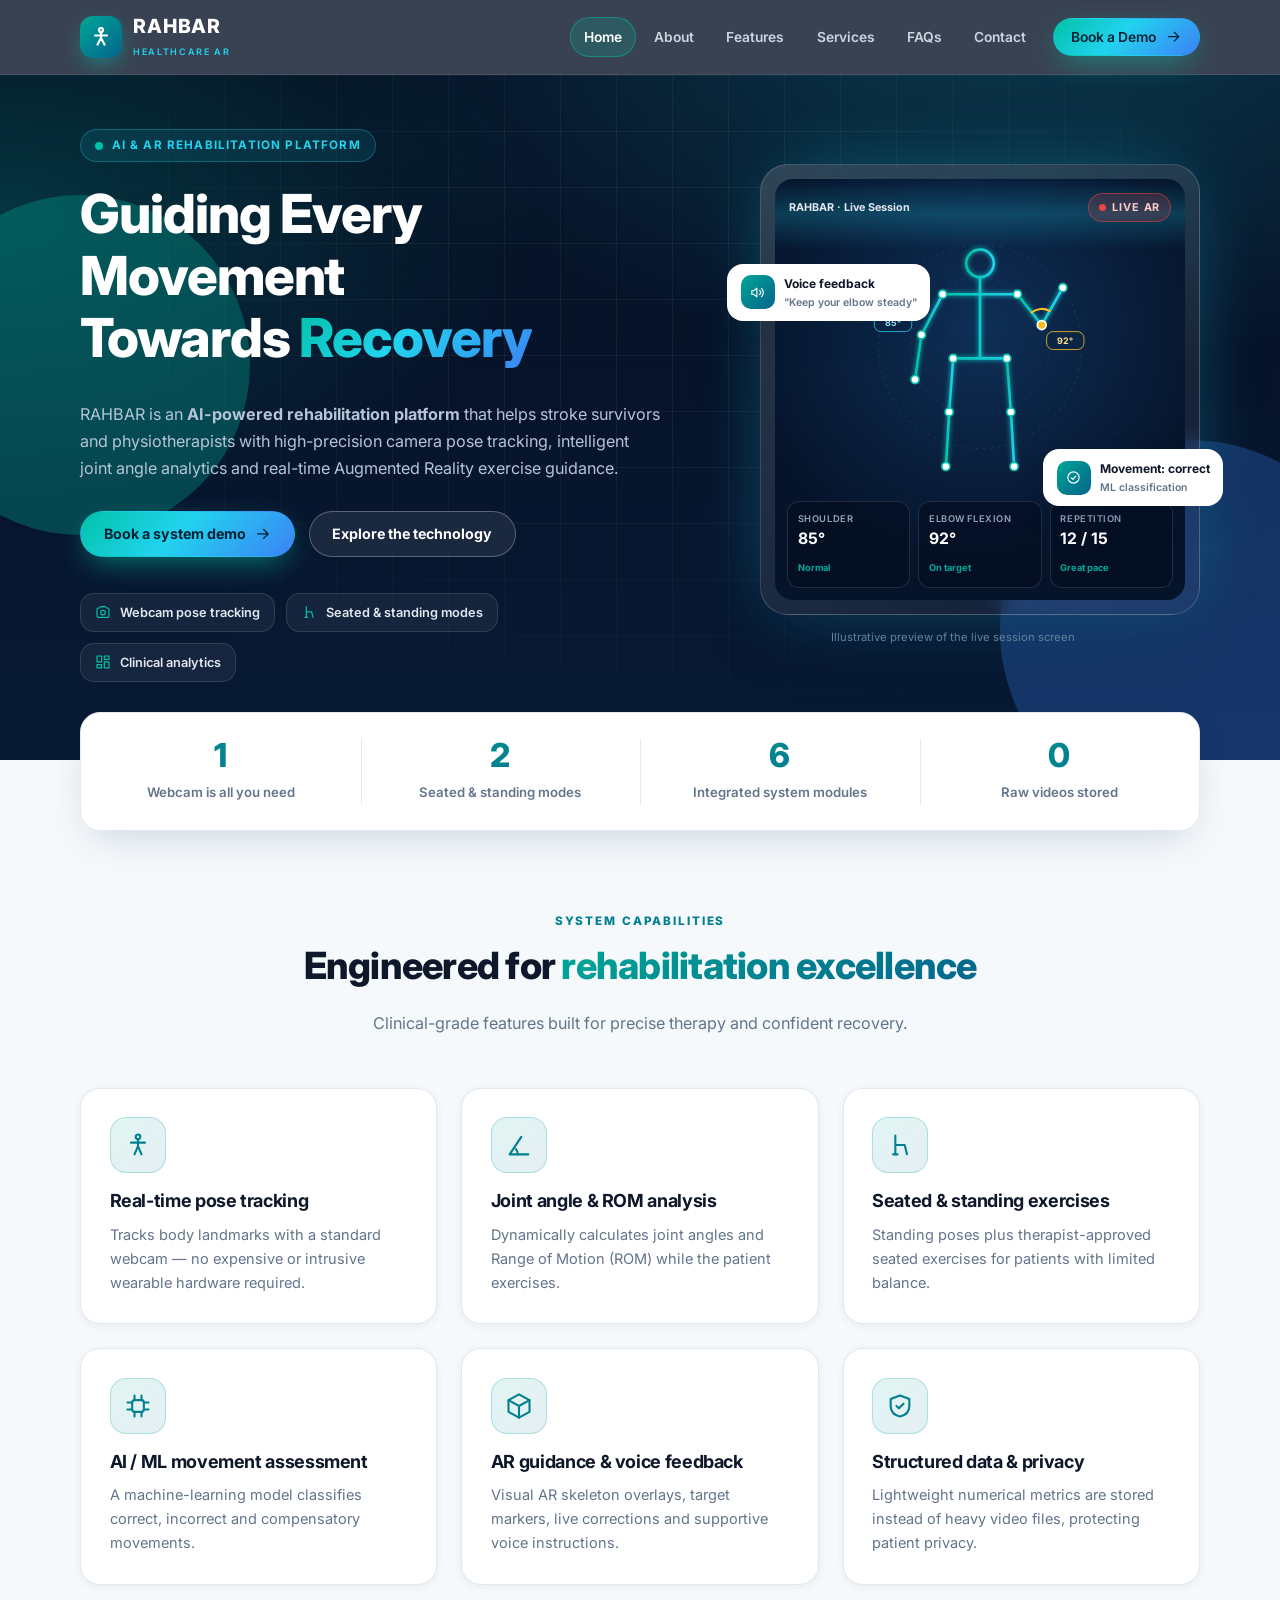
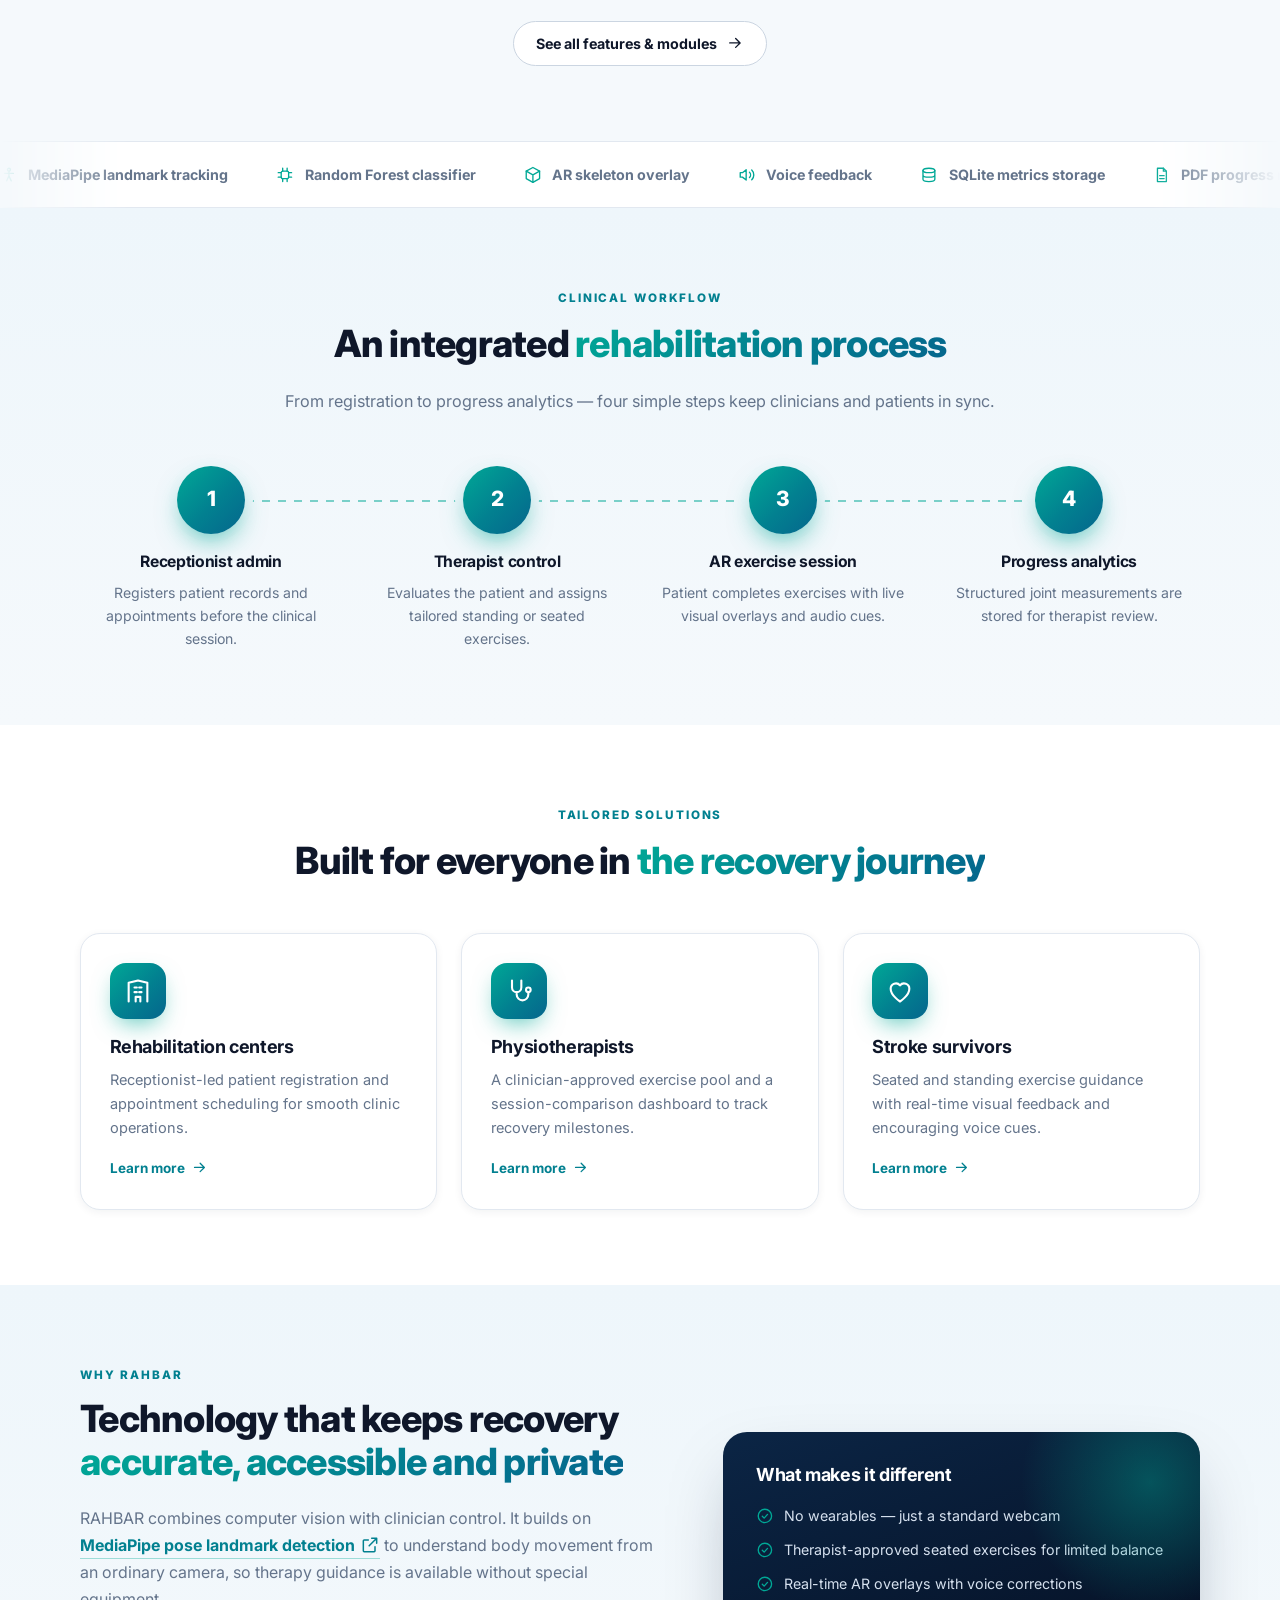
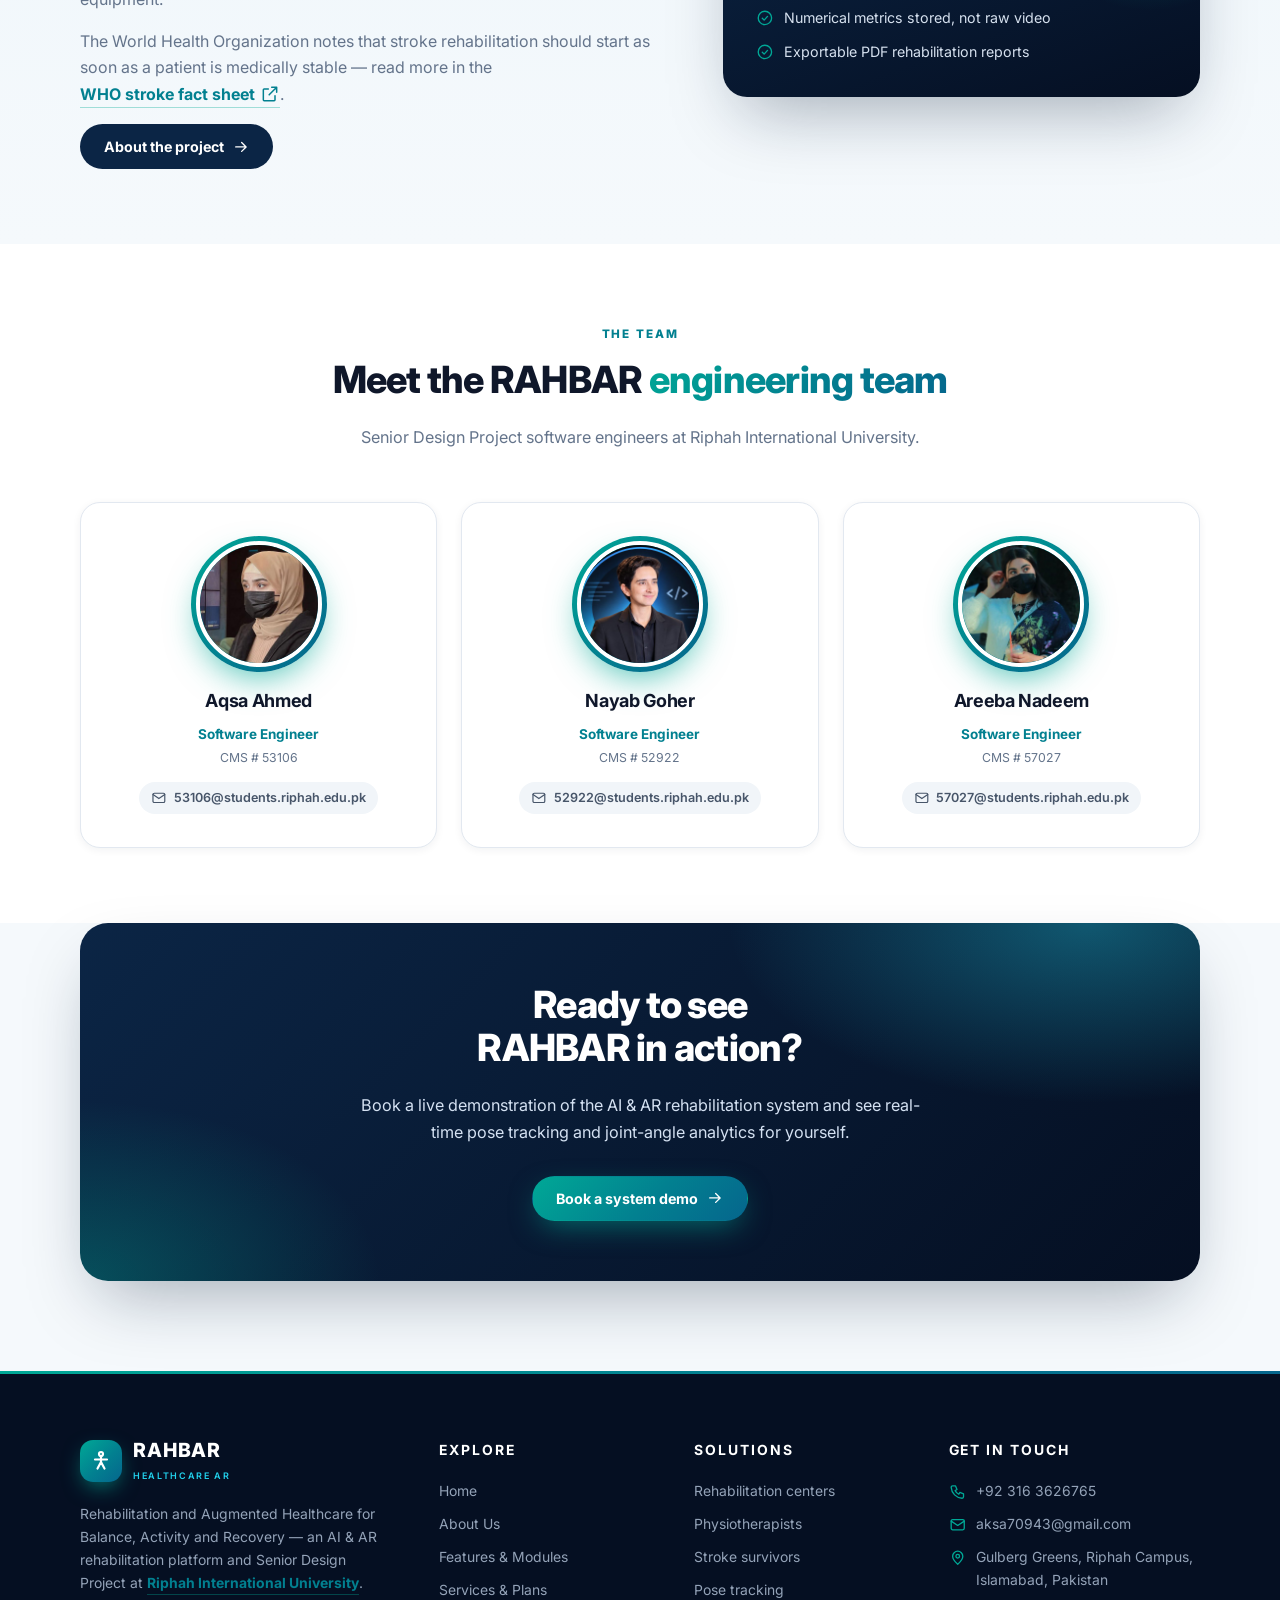
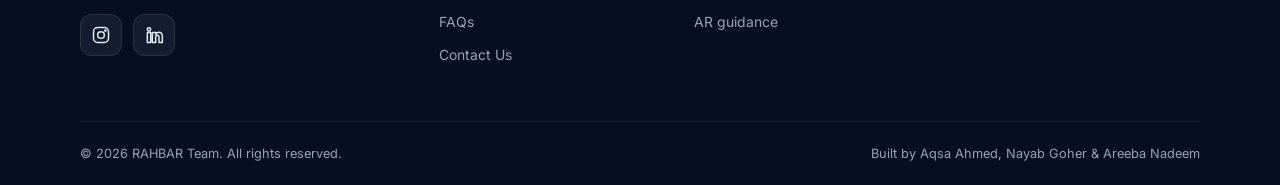
<file: index.html>
<!DOCTYPE html>
<html lang="en">
<head>
<meta charset="UTF-8">
<meta name="viewport" content="width=device-width, initial-scale=1">
<title>RAHBAR | AI Rehabilitation Platform for Stroke Recovery</title>
<meta name="description" content="RAHBAR is an AI and AR rehabilitation platform with real-time pose tracking and joint angle analysis for stroke survivors and physiotherapists.">
<meta name="robots" content="index, follow, max-image-preview:large">
<meta name="author" content="Aqsa Ahmed, Nayab Goher, Areeba Nadeem">
<meta name="theme-color" content="#050f22">
<meta name="google-site-verification" content="dlMSmjHl8p7r6S4Ci-u-tHUXVmQezp12WedfbL2QQdo">
<link rel="canonical" href="https://rahbar-website.vercel.app/">
<link rel="icon" type="image/svg+xml" href="assets/images/favicon.svg">
<meta property="og:type" content="website">
<meta property="og:site_name" content="RAHBAR">
<meta property="og:title" content="RAHBAR | AI Rehabilitation Platform for Stroke Recovery">
<meta property="og:description" content="RAHBAR is an AI and AR rehabilitation platform with real-time pose tracking and joint angle analysis for stroke survivors and physiotherapists.">
<meta property="og:url" content="https://rahbar-website.vercel.app/">
<meta property="og:image" content="https://rahbar-website.vercel.app/assets/images/rahbar-og-image.png">
<meta property="og:image:alt" content="RAHBAR AI and AR rehabilitation platform with real-time pose tracking">
<meta name="twitter:card" content="summary_large_image">
<meta name="twitter:title" content="RAHBAR | AI Rehabilitation Platform for Stroke Recovery">
<meta name="twitter:description" content="RAHBAR is an AI and AR rehabilitation platform with real-time pose tracking and joint angle analysis for stroke survivors and physiotherapists.">
<meta name="twitter:image" content="https://rahbar-website.vercel.app/assets/images/rahbar-og-image.png">
<link rel="preconnect" href="https://fonts.googleapis.com">
<link rel="preconnect" href="https://fonts.gstatic.com" crossorigin>
<link rel="stylesheet" href="https://fonts.googleapis.com/css2?family=Inter:wght@400;600;700;800&display=swap" media="print" onload="this.media='all'">
<noscript><link rel="stylesheet" href="https://fonts.googleapis.com/css2?family=Inter:wght@400;600;700;800&display=swap"></noscript>
<link rel="stylesheet" href="css/style.css">
<script type="application/ld+json">{"@context": "https://schema.org", "@type": "Organization", "name": "RAHBAR", "url": "https://rahbar-website.vercel.app/", "logo": "https://rahbar-website.vercel.app/assets/images/favicon.svg", "telephone": "+923163626765", "description": "RAHBAR is an AI and Augmented Reality rehabilitation platform for stroke survivors and physiotherapists, developed at Riphah International University, Islamabad.", "address": {"@type": "PostalAddress", "streetAddress": "Gulberg Greens, Riphah Campus", "addressLocality": "Islamabad", "addressCountry": "PK"}, "sameAs": ["https://www.instagram.com/rahbar_rehablitation", "https://www.linkedin.com/in/rahbar-rehabilitation-and-augmented-healthcarefor-balance-activity-and-recovery-4aa437291"]}</script>
<script type="application/ld+json">{"@context": "https://schema.org", "@type": "WebSite", "name": "RAHBAR", "url": "https://rahbar-website.vercel.app/"}</script>
<script type="application/ld+json">{"@context": "https://schema.org", "@type": "SoftwareApplication", "name": "RAHBAR Rehabilitation System", "applicationCategory": "HealthApplication", "operatingSystem": "Web", "description": "AI-powered, camera-based pose tracking and Augmented Reality guidance for stroke rehabilitation, with joint angle and range-of-motion analytics."}</script>
<script>window.dataLayer=window.dataLayer||[];function gtag(){dataLayer.push(arguments);}gtag('js',new Date());gtag('config','G-0WSTZ1KFX3');(function(){var l=false;function g(){if(l)return;l=true;var s=document.createElement('script');s.async=true;s.src='https://www.googletagmanager.com/gtag/js?id=G-0WSTZ1KFX3';document.head.appendChild(s);}['scroll','click','touchstart','keydown','mousemove'].forEach(function(e){addEventListener(e,g,{once:true,passive:true});});setTimeout(g,6000);})();</script>
</head>
<body class="home">
<a class="skip" href="#main">Skip to content</a>
<header class="site-header">
  <div class="container nav">
    <a class="brand" href="index.html" aria-label="RAHBAR home">
      <span class="brand-mark"><svg viewBox="0 0 24 24" aria-hidden="true"><circle cx="12" cy="5" r="2"/><path d="M12 7.5v5.5m0 0-3.5 6.5M12 13l3.5 6.5M6 10.5h12"/></svg></span>
      <span><span class="brand-name">RAHBAR</span><span class="brand-sub">Healthcare AR</span></span>
    </a>
    <button class="menu-btn" id="menu-btn" aria-label="Toggle navigation menu" aria-expanded="false" aria-controls="nav-links"><svg class="icon i-open" aria-hidden="true" viewBox="0 0 24 24"><path d="M4 7h16M4 12h16M4 17h16"/></svg><svg class="icon i-close" aria-hidden="true" viewBox="0 0 24 24"><path d="M6 6l12 12M18 6 6 18"/></svg></button>
    <nav class="nav-links" id="nav-links" aria-label="Main navigation">
      <a href="index.html" aria-current="page">Home</a><a href="about.html">About</a><a href="features.html">Features</a><a href="services.html">Services</a><a href="faq.html">FAQs</a><a href="contact.html">Contact</a>
      <span class="nav-cta"><a class="btn btn-primary btn-sm" href="contact.html#demo">Book a Demo <svg class="icon arrow" aria-hidden="true" viewBox="0 0 24 24"><path d="M5 12h14m-6-6 6 6-6 6"/></svg></a></span>
    </nav>
  </div>
</header>
<main id="main">
<section class="hero dark">
  <span class="blob b1"></span><span class="blob b2"></span>
  <div class="container hero-grid">
    <div>
      <span class="eyebrow"><span class="dot"></span>AI &amp; AR Rehabilitation Platform</span>
      <h1>Guiding Every Movement Towards <span class="grad-text">Recovery</span></h1>
      <p class="lead">RAHBAR is an <strong>AI-powered rehabilitation platform</strong> that helps stroke survivors and physiotherapists with high-precision camera pose tracking, intelligent joint angle analytics and real-time Augmented Reality exercise guidance.</p>
      <div class="hero-actions">
        <a class="btn btn-primary" href="contact.html#demo">Book a system demo <svg class="icon arrow" aria-hidden="true" viewBox="0 0 24 24"><path d="M5 12h14m-6-6 6 6-6 6"/></svg></a>
        <a class="btn btn-ghost" href="features.html">Explore the technology</a>
      </div>
      <div class="chips">
        <span class="chip"><svg class="icon " aria-hidden="true" viewBox="0 0 24 24"><path d="M3 8a2 2 0 0 1 2-2h2l1.5-2h7L17 6h2a2 2 0 0 1 2 2v10a2 2 0 0 1-2 2H5a2 2 0 0 1-2-2z"/><circle cx="12" cy="13" r="3.5"/></svg>Webcam pose tracking</span>
        <span class="chip"><svg class="icon " aria-hidden="true" viewBox="0 0 24 24"><path d="M8 4v8h8l2 8M8 12v8M6 20h4"/></svg>Seated &amp; standing modes</span>
        <span class="chip"><svg class="icon " aria-hidden="true" viewBox="0 0 24 24"><path d="M3 3h7v9H3zM14 3h7v5h-7zM14 12h7v9h-7zM3 16h7v5H3z"/></svg>Clinical analytics</span>
      </div>
    </div>
    <div class="reveal">
      <div class="device">
        <div class="float-badge fb1"><span><svg class="icon " aria-hidden="true" viewBox="0 0 24 24"><path d="M11 5 6 9H3v6h3l5 4z"/><path d="M15.5 8.5a5 5 0 0 1 0 7M18.5 5.5a9 9 0 0 1 0 13"/></svg></span><div>Voice feedback<small>"Keep your elbow steady"</small></div></div>
        <div class="float-badge fb2"><span><svg class="icon " aria-hidden="true" viewBox="0 0 24 24"><circle cx="12" cy="12" r="9"/><path d="m8.5 12.5 2.5 2.5 4.5-5"/></svg></span><div>Movement: correct<small>ML classification</small></div></div>
        <div class="screen">
          <div class="screen-top"><span>RAHBAR &middot; Live Session</span><span class="live">LIVE AR</span></div>
          <div class="scan"></div>
          <svg class="pose" viewBox="0 0 300 345" role="img" aria-label="Illustration of AI pose tracking with joints and angle measurement">
<defs>
 <linearGradient id="lg" x1="0" x2="1"><stop offset="0" stop-color="#00c2a8"/><stop offset="1" stop-color="#22d3ee"/></linearGradient>
 <filter id="glow" x="-50%" y="-50%" width="200%" height="200%"><feGaussianBlur stdDeviation="3" result="b"/><feMerge><feMergeNode in="b"/><feMergeNode in="SourceGraphic"/></feMerge></filter>
</defs>
<g opacity=".35" stroke="#22d3ee" stroke-width=".6" fill="none"><circle cx="150" cy="165" r="125" stroke-dasharray="3 6"/><circle cx="150" cy="165" r="85" stroke-dasharray="2 7"/></g>
<g filter="url(#glow)" stroke="url(#lg)" stroke-width="3.2" stroke-linecap="round" fill="none">
 <circle cx="150" cy="62" r="17"/>
 <path d="M150 79v12M104 100h92M150 91v88M117 179h66"/>
 <path d="M104 100 78 150 70 205"/>
 <path d="M196 100 226 138 252 92"/>
 <path d="M117 179 112 245 108 312"/>
 <path d="M183 179 188 245 192 312"/>
</g>
<path d="M213.6 122.4 A20 20 0 0 1 235.8 120.6" fill="none" stroke="#fbbf24" stroke-width="2.6" stroke-linecap="round"/>
<g font-family="Inter,system-ui,sans-serif" font-weight="700" font-size="11">
 <rect x="232" y="146" width="46" height="22" rx="8" fill="#0b2545" stroke="#fbbf24"/><text x="255" y="161" text-anchor="middle" fill="#fde68a">92&#176;</text>
 <rect x="20" y="124" width="46" height="22" rx="8" fill="#0b2545" stroke="#22d3ee"/><text x="43" y="139" text-anchor="middle" fill="#a5f3fc">85&#176;</text>
</g>
<g fill="#fff" stroke="#00c2a8" stroke-width="2">
 <circle class="joint" cx="104" cy="100" r="5"/><circle class="joint" cx="196" cy="100" r="5" style="animation-delay:.3s"/>
 <circle class="joint" cx="78" cy="150" r="5" style="animation-delay:.6s"/><circle class="joint" cx="226" cy="138" r="5.5" fill="#fbbf24" stroke="#fff" style="animation-delay:.9s"/>
 <circle class="joint" cx="70" cy="205" r="5" style="animation-delay:1.2s"/><circle class="joint" cx="252" cy="92" r="5" style="animation-delay:1.5s"/>
 <circle class="joint" cx="117" cy="179" r="5"/><circle class="joint" cx="183" cy="179" r="5" style="animation-delay:.4s"/>
 <circle class="joint" cx="112" cy="245" r="5" style="animation-delay:.8s"/><circle class="joint" cx="188" cy="245" r="5" style="animation-delay:1.1s"/>
 <circle class="joint" cx="108" cy="312" r="5"/><circle class="joint" cx="192" cy="312" r="5" style="animation-delay:.5s"/>
</g>
</svg>
          <div class="readouts">
            <div class="readout"><small>Shoulder</small><b>85&deg;</b><i>Normal</i></div>
            <div class="readout"><small>Elbow flexion</small><b>92&deg;</b><i>On target</i></div>
            <div class="readout"><small>Repetition</small><b>12 / 15</b><i>Great pace</i></div>
          </div>
        </div>
      </div>
      <p class="demo-note">Illustrative preview of the live session screen</p>
    </div>
  </div>
</section>

<section class="stats" aria-label="RAHBAR at a glance">
  <div class="container"><div class="stats-card reveal">
    <div class="stat"><b>1</b><span>Webcam is all you need</span></div>
    <div class="stat"><b data-count="2">2</b><span>Seated &amp; standing modes</span></div>
    <div class="stat"><b data-count="6">6</b><span>Integrated system modules</span></div>
    <div class="stat"><b>0</b><span>Raw videos stored</span></div>
  </div></div>
</section>

<section class="section">
  <div class="container">
    <div class="section-head reveal"><span class="kicker">System capabilities</span><h2>Engineered for <span class="grad-text">rehabilitation excellence</span></h2><p>Clinical-grade features built for precise therapy and confident recovery.</p></div>
    <div class="grid g3">
      <article class="card reveal"><div class="icon-badge"><svg class="icon " aria-hidden="true" viewBox="0 0 24 24"><circle cx="12" cy="5" r="2"/><path d="M12 7v6m0 0-3 7m3-7 3 7M6 10h12"/></svg></div><h3>Real-time pose tracking</h3><p>Tracks body landmarks with a standard webcam &mdash; no expensive or intrusive wearable hardware required.</p></article>
      <article class="card reveal" style="--d:.08s"><div class="icon-badge"><svg class="icon " aria-hidden="true" viewBox="0 0 24 24"><path d="M4 20h16M4 20 14 5"/><path d="M11 20a7 7 0 0 0-1.6-4.5"/></svg></div><h3>Joint angle &amp; ROM analysis</h3><p>Dynamically calculates joint angles and Range of Motion (ROM) while the patient exercises.</p></article>
      <article class="card reveal" style="--d:.16s"><div class="icon-badge"><svg class="icon " aria-hidden="true" viewBox="0 0 24 24"><path d="M8 4v8h8l2 8M8 12v8M6 20h4"/></svg></div><h3>Seated &amp; standing exercises</h3><p>Standing poses plus therapist-approved seated exercises for patients with limited balance.</p></article>
      <article class="card reveal"><div class="icon-badge"><svg class="icon " aria-hidden="true" viewBox="0 0 24 24"><rect x="7" y="7" width="10" height="10" rx="2"/><path d="M9 3v4M15 3v4M9 17v4M15 17v4M3 9h4M3 15h4M17 9h4M17 15h4"/></svg></div><h3>AI / ML movement assessment</h3><p>A machine-learning model classifies correct, incorrect and compensatory movements.</p></article>
      <article class="card reveal" style="--d:.08s"><div class="icon-badge"><svg class="icon " aria-hidden="true" viewBox="0 0 24 24"><path d="m12 2 9 5v10l-9 5-9-5V7z"/><path d="m12 12 9-5M12 12v10M12 12 3 7"/></svg></div><h3>AR guidance &amp; voice feedback</h3><p>Visual AR skeleton overlays, target markers, live corrections and supportive voice instructions.</p></article>
      <article class="card reveal" style="--d:.16s"><div class="icon-badge"><svg class="icon " aria-hidden="true" viewBox="0 0 24 24"><path d="M12 3l8 3v6c0 5-3.5 8-8 9-4.5-1-8-4-8-9V6z"/><path d="m9 12 2 2 4-4"/></svg></div><h3>Structured data &amp; privacy</h3><p>Lightweight numerical metrics are stored instead of heavy video files, protecting patient privacy.</p></article>
    </div>
    <p style="text-align:center;margin:2.4rem 0 0"><a class="btn btn-outline" href="features.html">See all features &amp; modules <svg class="icon arrow" aria-hidden="true" viewBox="0 0 24 24"><path d="M5 12h14m-6-6 6 6-6 6"/></svg></a></p>
  </div>
</section>

<div class="marquee" aria-hidden="true"><div class="marquee-track"><span><svg class="icon " aria-hidden="true" viewBox="0 0 24 24"><circle cx="12" cy="5" r="2"/><path d="M12 7v6m0 0-3 7m3-7 3 7M6 10h12"/></svg>MediaPipe landmark tracking</span><span><svg class="icon " aria-hidden="true" viewBox="0 0 24 24"><rect x="7" y="7" width="10" height="10" rx="2"/><path d="M9 3v4M15 3v4M9 17v4M15 17v4M3 9h4M3 15h4M17 9h4M17 15h4"/></svg>Random Forest classifier</span><span><svg class="icon " aria-hidden="true" viewBox="0 0 24 24"><path d="m12 2 9 5v10l-9 5-9-5V7z"/><path d="m12 12 9-5M12 12v10M12 12 3 7"/></svg>AR skeleton overlay</span><span><svg class="icon " aria-hidden="true" viewBox="0 0 24 24"><path d="M11 5 6 9H3v6h3l5 4z"/><path d="M15.5 8.5a5 5 0 0 1 0 7M18.5 5.5a9 9 0 0 1 0 13"/></svg>Voice feedback</span><span><svg class="icon " aria-hidden="true" viewBox="0 0 24 24"><ellipse cx="12" cy="6" rx="8" ry="3"/><path d="M4 6v6c0 1.7 3.6 3 8 3s8-1.3 8-3V6M4 12v6c0 1.7 3.6 3 8 3s8-1.3 8-3v-6"/></svg>SQLite metrics storage</span><span><svg class="icon " aria-hidden="true" viewBox="0 0 24 24"><path d="M14 3H6v18h12V7z"/><path d="M14 3v4h4M9 13h6M9 17h6"/></svg>PDF progress reports</span><span><svg class="icon " aria-hidden="true" viewBox="0 0 24 24"><path d="M8 4v8h8l2 8M8 12v8M6 20h4"/></svg>Seated &amp; standing modes</span><span><svg class="icon " aria-hidden="true" viewBox="0 0 24 24"><path d="M12 3l8 3v6c0 5-3.5 8-8 9-4.5-1-8-4-8-9V6z"/><path d="m9 12 2 2 4-4"/></svg>Privacy-first design</span><span><svg class="icon " aria-hidden="true" viewBox="0 0 24 24"><circle cx="12" cy="5" r="2"/><path d="M12 7v6m0 0-3 7m3-7 3 7M6 10h12"/></svg>MediaPipe landmark tracking</span><span><svg class="icon " aria-hidden="true" viewBox="0 0 24 24"><rect x="7" y="7" width="10" height="10" rx="2"/><path d="M9 3v4M15 3v4M9 17v4M15 17v4M3 9h4M3 15h4M17 9h4M17 15h4"/></svg>Random Forest classifier</span><span><svg class="icon " aria-hidden="true" viewBox="0 0 24 24"><path d="m12 2 9 5v10l-9 5-9-5V7z"/><path d="m12 12 9-5M12 12v10M12 12 3 7"/></svg>AR skeleton overlay</span><span><svg class="icon " aria-hidden="true" viewBox="0 0 24 24"><path d="M11 5 6 9H3v6h3l5 4z"/><path d="M15.5 8.5a5 5 0 0 1 0 7M18.5 5.5a9 9 0 0 1 0 13"/></svg>Voice feedback</span><span><svg class="icon " aria-hidden="true" viewBox="0 0 24 24"><ellipse cx="12" cy="6" rx="8" ry="3"/><path d="M4 6v6c0 1.7 3.6 3 8 3s8-1.3 8-3V6M4 12v6c0 1.7 3.6 3 8 3s8-1.3 8-3v-6"/></svg>SQLite metrics storage</span><span><svg class="icon " aria-hidden="true" viewBox="0 0 24 24"><path d="M14 3H6v18h12V7z"/><path d="M14 3v4h4M9 13h6M9 17h6"/></svg>PDF progress reports</span><span><svg class="icon " aria-hidden="true" viewBox="0 0 24 24"><path d="M8 4v8h8l2 8M8 12v8M6 20h4"/></svg>Seated &amp; standing modes</span><span><svg class="icon " aria-hidden="true" viewBox="0 0 24 24"><path d="M12 3l8 3v6c0 5-3.5 8-8 9-4.5-1-8-4-8-9V6z"/><path d="m9 12 2 2 4-4"/></svg>Privacy-first design</span></div></div>

<section class="section tint">
  <div class="container">
    <div class="section-head reveal"><span class="kicker">Clinical workflow</span><h2>An integrated <span class="grad-text">rehabilitation process</span></h2><p>From registration to progress analytics &mdash; four simple steps keep clinicians and patients in sync.</p></div>
    <div class="steps">
      <div class="step reveal"><div class="step-num">1</div><h3>Receptionist admin</h3><p>Registers patient records and appointments before the clinical session.</p></div>
      <div class="step reveal" style="--d:.1s"><div class="step-num">2</div><h3>Therapist control</h3><p>Evaluates the patient and assigns tailored standing or seated exercises.</p></div>
      <div class="step reveal" style="--d:.2s"><div class="step-num">3</div><h3>AR exercise session</h3><p>Patient completes exercises with live visual overlays and audio cues.</p></div>
      <div class="step reveal" style="--d:.3s"><div class="step-num">4</div><h3>Progress analytics</h3><p>Structured joint measurements are stored for therapist review.</p></div>
    </div>
  </div>
</section>

<section class="section alt">
  <div class="container">
    <div class="section-head reveal"><span class="kicker">Tailored solutions</span><h2>Built for everyone in <span class="grad-text">the recovery journey</span></h2></div>
    <div class="grid g3">
      <article class="card solid reveal"><div class="icon-badge"><svg class="icon " aria-hidden="true" viewBox="0 0 24 24"><path d="M4 21V5l8-2 8 2v16M9 9h2M13 9h2M9 13h2M13 13h2M10 21v-4h4v4"/></svg></div><h3>Rehabilitation centers</h3><p>Receptionist-led patient registration and appointment scheduling for smooth clinic operations.</p><a class="link-more" href="services.html#centers">Learn more <svg class="icon " aria-hidden="true" viewBox="0 0 24 24"><path d="M5 12h14m-6-6 6 6-6 6"/></svg></a></article>
      <article class="card solid reveal" style="--d:.1s"><div class="icon-badge"><svg class="icon " aria-hidden="true" viewBox="0 0 24 24"><path d="M6 3v6a4 4 0 0 0 8 0V3M10 13v2a5 5 0 0 0 10 0v-2"/><circle cx="20" cy="11" r="2"/></svg></div><h3>Physiotherapists</h3><p>A clinician-approved exercise pool and a session-comparison dashboard to track recovery milestones.</p><a class="link-more" href="services.html#physiotherapists">Learn more <svg class="icon " aria-hidden="true" viewBox="0 0 24 24"><path d="M5 12h14m-6-6 6 6-6 6"/></svg></a></article>
      <article class="card solid reveal" style="--d:.2s"><div class="icon-badge"><svg class="icon " aria-hidden="true" viewBox="0 0 24 24"><path d="M12 21s-8-5.2-8-11a4.5 4.5 0 0 1 8-2.8A4.5 4.5 0 0 1 20 10c0 5.8-8 11-8 11z"/></svg></div><h3>Stroke survivors</h3><p>Seated and standing exercise guidance with real-time visual feedback and encouraging voice cues.</p><a class="link-more" href="services.html#patients">Learn more <svg class="icon " aria-hidden="true" viewBox="0 0 24 24"><path d="M5 12h14m-6-6 6 6-6 6"/></svg></a></article>
    </div>
  </div>
</section>

<section class="section tint">
  <div class="container">
    <div class="split">
      <div class="reveal">
        <span style="font-size:.78rem;font-weight:800;letter-spacing:.16em;text-transform:uppercase;color:var(--teal-600)">Why RAHBAR</span>
        <h2 style="margin-top:.7rem">Technology that keeps recovery <span class="grad-text">accurate, accessible and private</span></h2>
        <p>RAHBAR combines computer vision with clinician control. It builds on <a class="ext" href="https://developers.google.com/edge/mediapipe/solutions/vision/pose_landmarker" target="_blank" rel="noopener">MediaPipe pose landmark detection <svg class="icon " aria-hidden="true" viewBox="0 0 24 24"><path d="M14 4h6v6M20 4l-9 9M18 14v5a1 1 0 0 1-1 1H5a1 1 0 0 1-1-1V7a1 1 0 0 1 1-1h5"/></svg></a> to understand body movement from an ordinary camera, so therapy guidance is available without special equipment.</p>
        <p>The World Health Organization notes that stroke rehabilitation should start as soon as a patient is medically stable &mdash; read more in the <a class="ext" href="https://www.who.int/news-room/fact-sheets/detail/stroke" target="_blank" rel="noopener">WHO stroke fact sheet <svg class="icon " aria-hidden="true" viewBox="0 0 24 24"><path d="M14 4h6v6M20 4l-9 9M18 14v5a1 1 0 0 1-1 1H5a1 1 0 0 1-1-1V7a1 1 0 0 1 1-1h5"/></svg></a>.</p>
        <a class="btn btn-dark" href="about.html">About the project <svg class="icon arrow" aria-hidden="true" viewBox="0 0 24 24"><path d="M5 12h14m-6-6 6 6-6 6"/></svg></a>
      </div>
      <div class="panel reveal" style="--d:.1s">
        <h3>What makes it different</h3>
        <ul class="checks">
          <li><svg class="icon " aria-hidden="true" viewBox="0 0 24 24"><circle cx="12" cy="12" r="9"/><path d="m8.5 12.5 2.5 2.5 4.5-5"/></svg>No wearables &mdash; just a standard webcam</li>
          <li><svg class="icon " aria-hidden="true" viewBox="0 0 24 24"><circle cx="12" cy="12" r="9"/><path d="m8.5 12.5 2.5 2.5 4.5-5"/></svg>Therapist-approved seated exercises for limited balance</li>
          <li><svg class="icon " aria-hidden="true" viewBox="0 0 24 24"><circle cx="12" cy="12" r="9"/><path d="m8.5 12.5 2.5 2.5 4.5-5"/></svg>Real-time AR overlays with voice corrections</li>
          <li><svg class="icon " aria-hidden="true" viewBox="0 0 24 24"><circle cx="12" cy="12" r="9"/><path d="m8.5 12.5 2.5 2.5 4.5-5"/></svg>Numerical metrics stored, not raw video</li>
          <li><svg class="icon " aria-hidden="true" viewBox="0 0 24 24"><circle cx="12" cy="12" r="9"/><path d="m8.5 12.5 2.5 2.5 4.5-5"/></svg>Exportable PDF rehabilitation reports</li>
        </ul>
      </div>
    </div>
  </div>
</section>

<section class="section alt">
  <div class="container">
    <div class="section-head reveal"><span class="kicker">The team</span><h2>Meet the RAHBAR <span class="grad-text">engineering team</span></h2><p>Senior Design Project software engineers at Riphah International University.</p></div>
    <div class="grid g3">
      <article class="card team-card reveal" style="--d:0.0s">
  <div class="avatar"><img src="assets/images/aqsa-ahmed-rahbar-software-engineer.jpg" alt="Aqsa Ahmed, Software Engineer on the RAHBAR rehabilitation platform" width="480" height="480" loading="lazy" decoding="async"></div>
  <h3>Aqsa Ahmed</h3><div class="role">Software Engineer</div><p class="meta">CMS # 53106</p>
  <a class="mail" href="mailto:53106@students.riphah.edu.pk"><svg class="icon " aria-hidden="true" viewBox="0 0 24 24"><rect x="3" y="5" width="18" height="14" rx="2"/><path d="m3 7 9 6 9-6"/></svg>53106@students.riphah.edu.pk</a>
</article>
<article class="card team-card reveal" style="--d:0.1s">
  <div class="avatar"><img src="assets/images/nayab-goher-rahbar-software-engineer.jpg" alt="Nayab Goher, Software Engineer on the RAHBAR rehabilitation platform" width="480" height="480" loading="lazy" decoding="async"></div>
  <h3>Nayab Goher</h3><div class="role">Software Engineer</div><p class="meta">CMS # 52922</p>
  <a class="mail" href="mailto:52922@students.riphah.edu.pk"><svg class="icon " aria-hidden="true" viewBox="0 0 24 24"><rect x="3" y="5" width="18" height="14" rx="2"/><path d="m3 7 9 6 9-6"/></svg>52922@students.riphah.edu.pk</a>
</article>
<article class="card team-card reveal" style="--d:0.2s">
  <div class="avatar"><img src="assets/images/areeba-nadeem-rahbar-software-engineer.jpg" alt="Areeba Nadeem, Software Engineer on the RAHBAR rehabilitation platform" width="480" height="480" loading="lazy" decoding="async"></div>
  <h3>Areeba Nadeem</h3><div class="role">Software Engineer</div><p class="meta">CMS # 57027</p>
  <a class="mail" href="mailto:57027@students.riphah.edu.pk"><svg class="icon " aria-hidden="true" viewBox="0 0 24 24"><rect x="3" y="5" width="18" height="14" rx="2"/><path d="m3 7 9 6 9-6"/></svg>57027@students.riphah.edu.pk</a>
</article>
    </div>
  </div>
</section>
<section class="cta-wrap"><div class="container"><div class="cta-band reveal">
  <h2>Ready to see RAHBAR in action?</h2><p>Book a live demonstration of the AI &amp; AR rehabilitation system and see real-time pose tracking and joint-angle analytics for yourself.</p>
  <a class="btn btn-primary" href="contact.html#demo">Book a system demo <svg class="icon arrow" aria-hidden="true" viewBox="0 0 24 24"><path d="M5 12h14m-6-6 6 6-6 6"/></svg></a>
</div></div></section>
</main>
<footer class="site-footer">
  <div class="container">
    <div class="foot-grid">
      <div>
        <a class="brand" href="index.html" aria-label="RAHBAR home"><span class="brand-mark"><svg viewBox="0 0 24 24" aria-hidden="true"><circle cx="12" cy="5" r="2"/><path d="M12 7.5v5.5m0 0-3.5 6.5M12 13l3.5 6.5M6 10.5h12"/></svg></span><span><span class="brand-name">RAHBAR</span><span class="brand-sub">Healthcare AR</span></span></a>
        <p style="margin-top:1.2rem">Rehabilitation and Augmented Healthcare for Balance, Activity and Recovery &mdash; an AI &amp; AR rehabilitation platform and Senior Design Project at <a class="ext" href="https://www.riphah.edu.pk/" target="_blank" rel="noopener">Riphah International University</a>.</p>
        <div class="foot-social">
          <a href="https://www.instagram.com/rahbar_rehablitation" target="_blank" rel="noopener me" aria-label="RAHBAR on Instagram"><svg class="icon " aria-hidden="true" viewBox="0 0 24 24"><rect x="3" y="3" width="18" height="18" rx="5"/><circle cx="12" cy="12" r="4"/><circle cx="17.3" cy="6.7" r=".8" fill="currentColor"/></svg></a>
          <a href="https://www.linkedin.com/in/rahbar-rehabilitation-and-augmented-healthcarefor-balance-activity-and-recovery-4aa437291" target="_blank" rel="noopener me" aria-label="RAHBAR on LinkedIn"><svg class="icon " aria-hidden="true" viewBox="0 0 24 24"><path d="M4 9h4v12H4zM6 3.2a2 2 0 1 1 0 4 2 2 0 0 1 0-4zM10 9h4v2c.9-1.5 2.4-2.3 4-2.3 3 0 4 2 4 5.3v7h-4v-6c0-1.6-.6-2.6-2-2.6s-2 1.1-2 2.6v6h-4z"/></svg></a>
        </div>
      </div>
      <div>
        <p class="foot-title">Explore</p>
        <ul>
          <li><a href="index.html">Home</a></li>
          <li><a href="about.html">About Us</a></li>
          <li><a href="features.html">Features &amp; Modules</a></li>
          <li><a href="services.html">Services &amp; Plans</a></li>
          <li><a href="faq.html">FAQs</a></li>
          <li><a href="contact.html">Contact Us</a></li>
        </ul>
      </div>
      <div>
        <p class="foot-title">Solutions</p>
        <ul>
          <li><a href="services.html#centers">Rehabilitation centers</a></li>
          <li><a href="services.html#physiotherapists">Physiotherapists</a></li>
          <li><a href="services.html#patients">Stroke survivors</a></li>
          <li><a href="features.html#pose-tracking">Pose tracking</a></li>
          <li><a href="features.html#ar-guidance">AR guidance</a></li>
        </ul>
      </div>
      <div>
        <p class="foot-title">Get in touch</p>
        <ul class="foot-contact">
          <li><svg class="icon " aria-hidden="true" viewBox="0 0 24 24"><path d="M5 4h4l2 5-2.5 1.5a11 11 0 0 0 5 5L15 13l5 2v4a2 2 0 0 1-2 2A16 16 0 0 1 3 6a2 2 0 0 1 2-2z"/></svg><a href="tel:+923163626765">+92 316 3626765</a></li>
          <li><svg class="icon " aria-hidden="true" viewBox="0 0 24 24"><rect x="3" y="5" width="18" height="14" rx="2"/><path d="m3 7 9 6 9-6"/></svg><a href="mailto:aksa70943@gmail.com">aksa70943@gmail.com</a></li>
          <li><svg class="icon " aria-hidden="true" viewBox="0 0 24 24"><path d="M12 21s7-6.2 7-11a7 7 0 0 0-14 0c0 4.8 7 11 7 11z"/><circle cx="12" cy="10" r="2.5"/></svg><span>Gulberg Greens, Riphah Campus, Islamabad, Pakistan</span></li>
        </ul>
      </div>
    </div>
    <div class="foot-bottom">
      <span>&copy; <span id="year">2026</span> RAHBAR Team. All rights reserved.</span>
      <span>Built by Aqsa Ahmed, Nayab Goher &amp; Areeba Nadeem</span>
    </div>
  </div>
</footer>
<script src="js/main.js" defer></script>
</body>
</html>
</file>
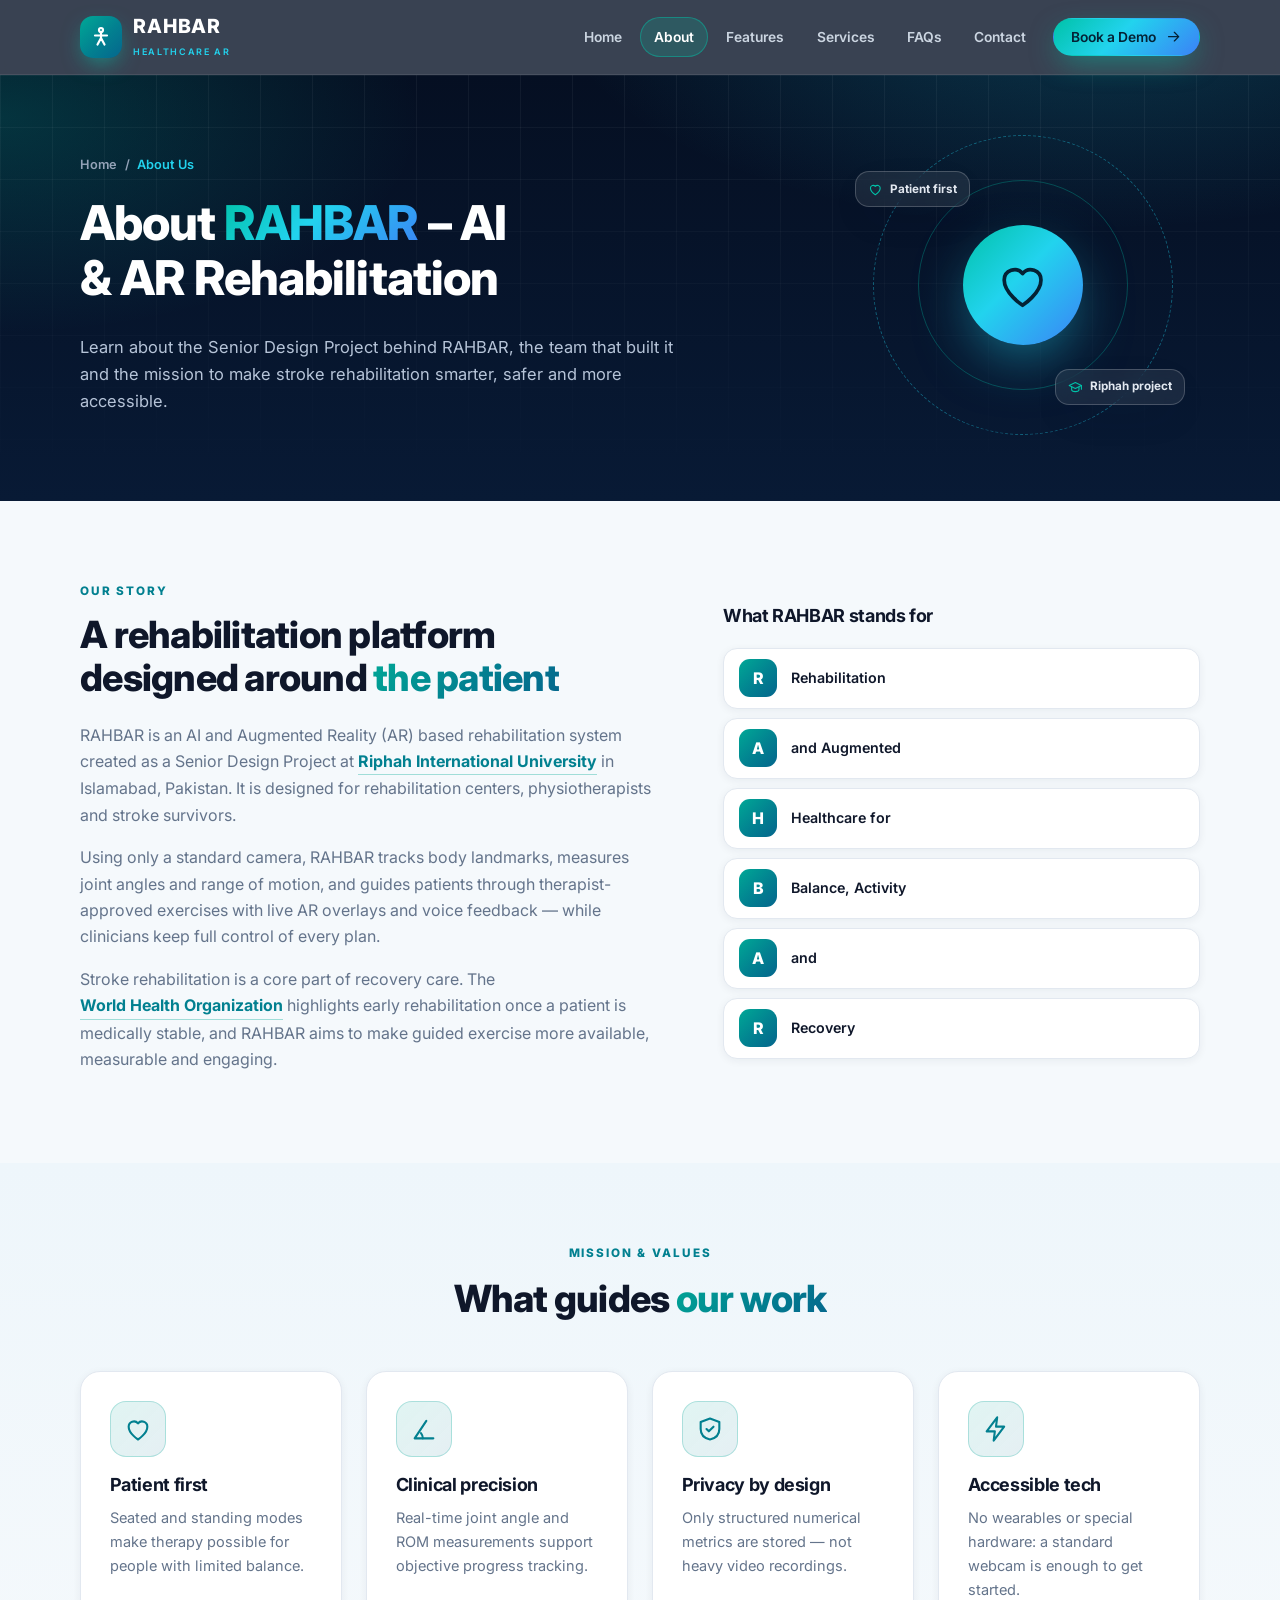
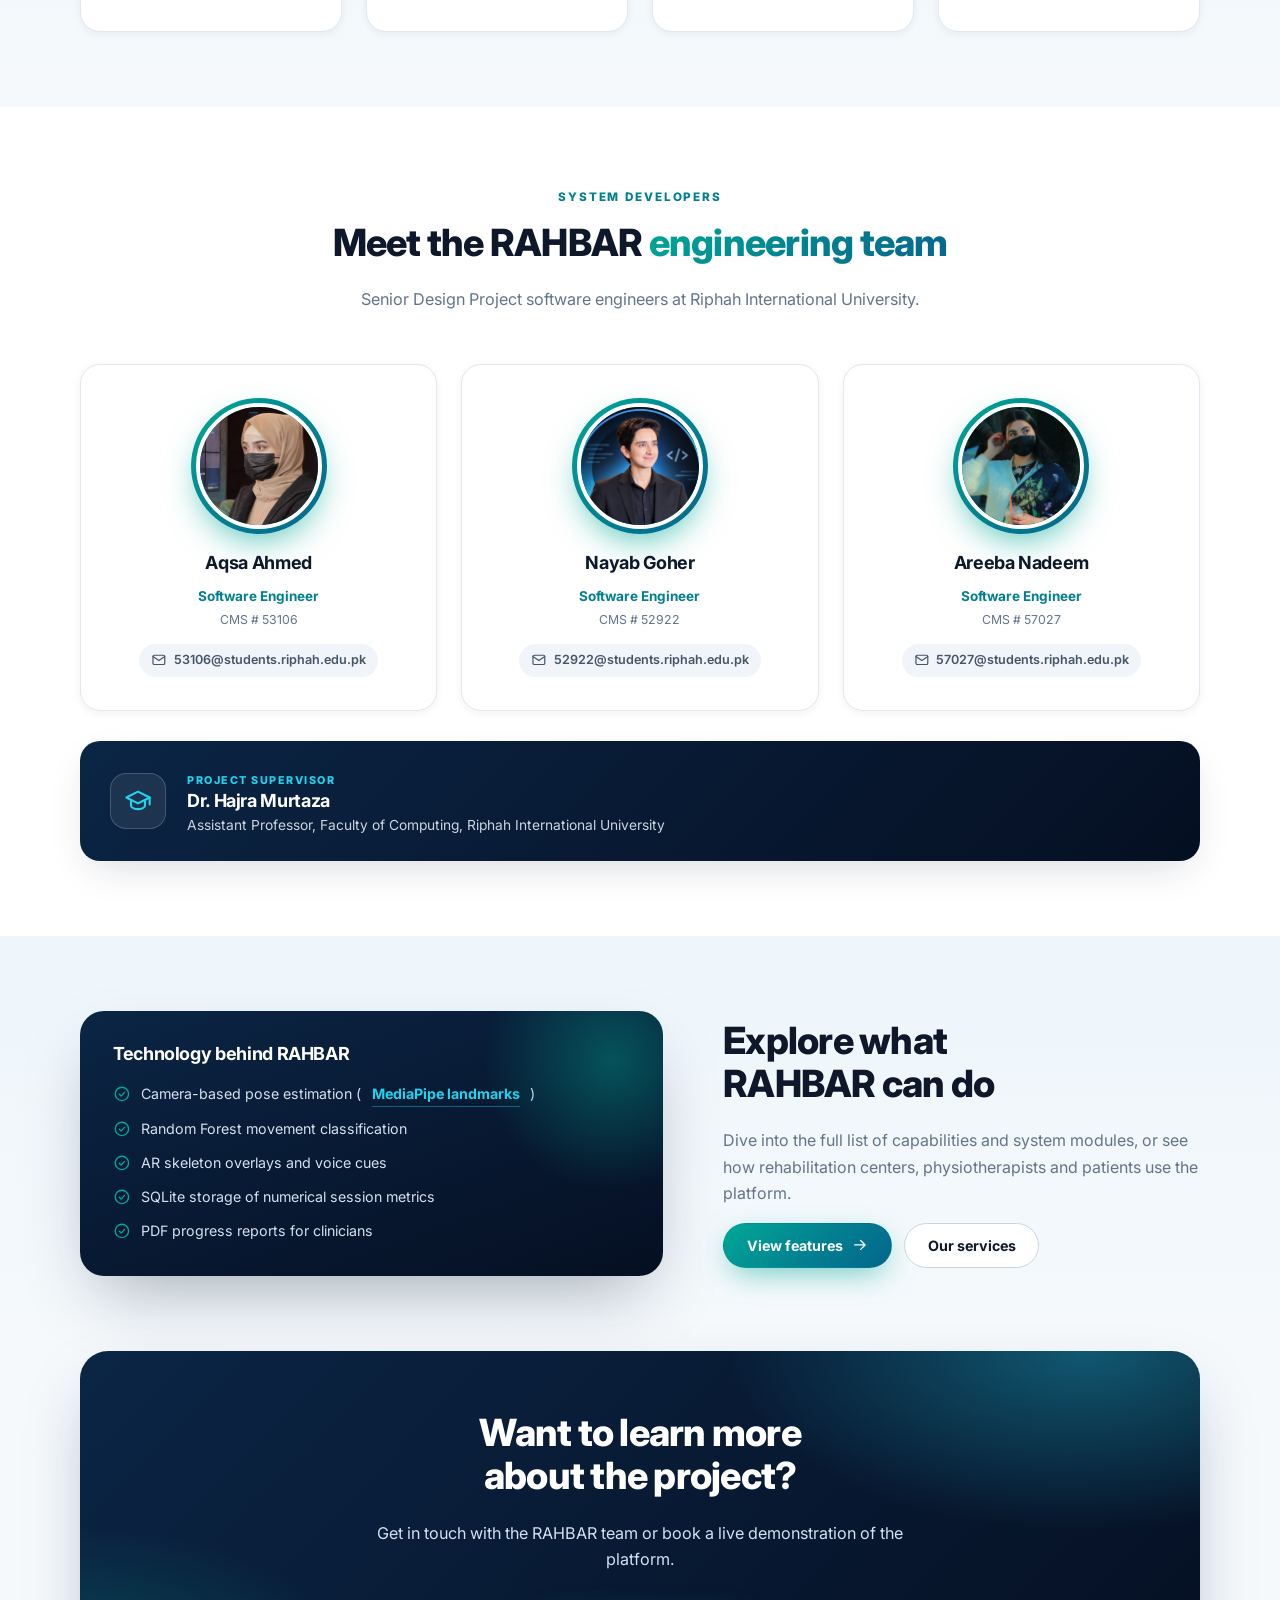
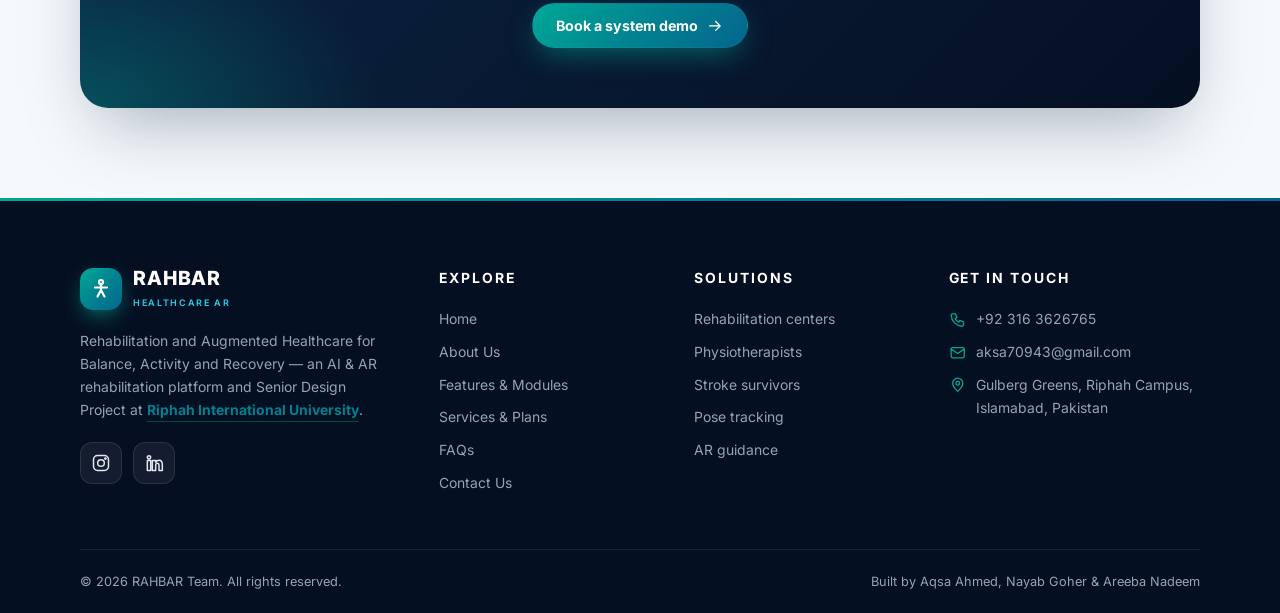
<file: about.html>
<!DOCTYPE html>
<html lang="en">
<head>
<meta charset="UTF-8">
<meta name="viewport" content="width=device-width, initial-scale=1">
<title>About RAHBAR | AI & AR Rehabilitation Project at Riphah</title>
<meta name="description" content="Learn about RAHBAR, an AI and AR stroke rehabilitation platform built as a Senior Design Project at Riphah University, Islamabad, and meet the team.">
<meta name="robots" content="index, follow, max-image-preview:large">
<meta name="author" content="Aqsa Ahmed, Nayab Goher, Areeba Nadeem">
<meta name="theme-color" content="#050f22">
<meta name="google-site-verification" content="dlMSmjHl8p7r6S4Ci-u-tHUXVmQezp12WedfbL2QQdo">
<link rel="canonical" href="https://rahbar-website.vercel.app/about">
<link rel="icon" type="image/svg+xml" href="assets/images/favicon.svg">
<meta property="og:type" content="website">
<meta property="og:site_name" content="RAHBAR">
<meta property="og:title" content="About RAHBAR | AI & AR Rehabilitation Project at Riphah">
<meta property="og:description" content="Learn about RAHBAR, an AI and AR stroke rehabilitation platform built as a Senior Design Project at Riphah University, Islamabad, and meet the team.">
<meta property="og:url" content="https://rahbar-website.vercel.app/about">
<meta property="og:image" content="https://rahbar-website.vercel.app/assets/images/rahbar-og-image.png">
<meta property="og:image:alt" content="RAHBAR AI and AR rehabilitation platform with real-time pose tracking">
<meta name="twitter:card" content="summary_large_image">
<meta name="twitter:title" content="About RAHBAR | AI & AR Rehabilitation Project at Riphah">
<meta name="twitter:description" content="Learn about RAHBAR, an AI and AR stroke rehabilitation platform built as a Senior Design Project at Riphah University, Islamabad, and meet the team.">
<meta name="twitter:image" content="https://rahbar-website.vercel.app/assets/images/rahbar-og-image.png">
<link rel="preconnect" href="https://fonts.googleapis.com">
<link rel="preconnect" href="https://fonts.gstatic.com" crossorigin>
<link rel="stylesheet" href="https://fonts.googleapis.com/css2?family=Inter:wght@400;600;700;800&display=swap" media="print" onload="this.media='all'">
<noscript><link rel="stylesheet" href="https://fonts.googleapis.com/css2?family=Inter:wght@400;600;700;800&display=swap"></noscript>
<link rel="stylesheet" href="css/style.css">
<script type="application/ld+json">{"@context": "https://schema.org", "@type": "BreadcrumbList", "itemListElement": [{"@type": "ListItem", "position": 1, "name": "Home", "item": "https://rahbar-website.vercel.app/"}, {"@type": "ListItem", "position": 2, "name": "About Us", "item": "https://rahbar-website.vercel.app/about"}]}</script>
<script type="application/ld+json">{"@context": "https://schema.org", "@type": "Organization", "name": "RAHBAR", "url": "https://rahbar-website.vercel.app/", "logo": "https://rahbar-website.vercel.app/assets/images/favicon.svg", "telephone": "+923163626765", "description": "RAHBAR is an AI and Augmented Reality rehabilitation platform for stroke survivors and physiotherapists, developed at Riphah International University, Islamabad.", "address": {"@type": "PostalAddress", "streetAddress": "Gulberg Greens, Riphah Campus", "addressLocality": "Islamabad", "addressCountry": "PK"}, "sameAs": ["https://www.instagram.com/rahbar_rehablitation", "https://www.linkedin.com/in/rahbar-rehabilitation-and-augmented-healthcarefor-balance-activity-and-recovery-4aa437291"]}</script>
<script>window.dataLayer=window.dataLayer||[];function gtag(){dataLayer.push(arguments);}gtag('js',new Date());gtag('config','G-0WSTZ1KFX3');(function(){var l=false;function g(){if(l)return;l=true;var s=document.createElement('script');s.async=true;s.src='https://www.googletagmanager.com/gtag/js?id=G-0WSTZ1KFX3';document.head.appendChild(s);}['scroll','click','touchstart','keydown','mousemove'].forEach(function(e){addEventListener(e,g,{once:true,passive:true});});setTimeout(g,6000);})();</script>
</head>
<body class="home">
<a class="skip" href="#main">Skip to content</a>
<header class="site-header">
  <div class="container nav">
    <a class="brand" href="index.html" aria-label="RAHBAR home">
      <span class="brand-mark"><svg viewBox="0 0 24 24" aria-hidden="true"><circle cx="12" cy="5" r="2"/><path d="M12 7.5v5.5m0 0-3.5 6.5M12 13l3.5 6.5M6 10.5h12"/></svg></span>
      <span><span class="brand-name">RAHBAR</span><span class="brand-sub">Healthcare AR</span></span>
    </a>
    <button class="menu-btn" id="menu-btn" aria-label="Toggle navigation menu" aria-expanded="false" aria-controls="nav-links"><svg class="icon i-open" aria-hidden="true" viewBox="0 0 24 24"><path d="M4 7h16M4 12h16M4 17h16"/></svg><svg class="icon i-close" aria-hidden="true" viewBox="0 0 24 24"><path d="M6 6l12 12M18 6 6 18"/></svg></button>
    <nav class="nav-links" id="nav-links" aria-label="Main navigation">
      <a href="index.html">Home</a><a href="about.html" aria-current="page">About</a><a href="features.html">Features</a><a href="services.html">Services</a><a href="faq.html">FAQs</a><a href="contact.html">Contact</a>
      <span class="nav-cta"><a class="btn btn-primary btn-sm" href="contact.html#demo">Book a Demo <svg class="icon arrow" aria-hidden="true" viewBox="0 0 24 24"><path d="M5 12h14m-6-6 6 6-6 6"/></svg></a></span>
    </nav>
  </div>
</header>
<main id="main">
<section class="page-hero">
  <div class="container ph-grid">
    <div>
      <nav class="crumbs" aria-label="Breadcrumb"><a href="index.html">Home</a><span aria-hidden="true">/</span><span aria-current="page">About Us</span></nav>
      <h1>About <span class="grad-text">RAHBAR</span> &ndash; AI &amp; AR Rehabilitation</h1>
      <p class="lead">Learn about the Senior Design Project behind RAHBAR, the team that built it and the mission to make stroke rehabilitation smarter, safer and more accessible.</p>
    </div>
    <div class="ph-art" aria-hidden="true"><span class="ring r1"></span><span class="ring r2"></span><div class="ph-core"><svg class="icon " aria-hidden="true" viewBox="0 0 24 24"><path d="M12 21s-8-5.2-8-11a4.5 4.5 0 0 1 8-2.8A4.5 4.5 0 0 1 20 10c0 5.8-8 11-8 11z"/></svg></div><span class="ph-chip c1"><svg class="icon " aria-hidden="true" viewBox="0 0 24 24"><path d="M12 21s-8-5.2-8-11a4.5 4.5 0 0 1 8-2.8A4.5 4.5 0 0 1 20 10c0 5.8-8 11-8 11z"/></svg>Patient first</span><span class="ph-chip c2"><svg class="icon " aria-hidden="true" viewBox="0 0 24 24"><path d="m2 9 10-5 10 5-10 5z"/><path d="M6 11.5V16c0 1.5 3 3 6 3s6-1.5 6-3v-4.5M22 9v6"/></svg>Riphah project</span></div>
  </div>
</section>

<section class="section">
  <div class="container split">
    <div class="reveal">
      <span style="font-size:.78rem;font-weight:800;letter-spacing:.16em;text-transform:uppercase;color:var(--teal-600)">Our story</span>
      <h2 style="margin-top:.7rem">A rehabilitation platform designed around <span class="grad-text">the patient</span></h2>
      <p>RAHBAR is an AI and Augmented Reality (AR) based rehabilitation system created as a Senior Design Project at <a class="ext" href="https://www.riphah.edu.pk/" target="_blank" rel="noopener">Riphah International University</a> in Islamabad, Pakistan. It is designed for rehabilitation centers, physiotherapists and stroke survivors.</p>
      <p>Using only a standard camera, RAHBAR tracks body landmarks, measures joint angles and range of motion, and guides patients through therapist-approved exercises with live AR overlays and voice feedback &mdash; while clinicians keep full control of every plan.</p>
      <p>Stroke rehabilitation is a core part of recovery care. The <a class="ext" href="https://www.who.int/news-room/fact-sheets/detail/stroke" target="_blank" rel="noopener">World Health Organization</a> highlights early rehabilitation once a patient is medically stable, and RAHBAR aims to make guided exercise more available, measurable and engaging.</p>
    </div>
    <div class="reveal" style="--d:.1s">
      <h3 style="margin-bottom:1rem">What RAHBAR stands for</h3>
      <div class="acronym">
        <div><b>R</b><span>Rehabilitation</span></div>
        <div><b>A</b><span>and Augmented</span></div>
        <div><b>H</b><span>Healthcare for</span></div>
        <div><b>B</b><span>Balance, Activity</span></div>
        <div><b>A</b><span>and</span></div>
        <div><b>R</b><span>Recovery</span></div>
      </div>
    </div>
  </div>
</section>

<section class="section tint">
  <div class="container">
    <div class="section-head reveal"><span class="kicker">Mission &amp; values</span><h2>What guides <span class="grad-text">our work</span></h2></div>
    <div class="grid g4">
      <article class="card reveal"><div class="icon-badge"><svg class="icon " aria-hidden="true" viewBox="0 0 24 24"><path d="M12 21s-8-5.2-8-11a4.5 4.5 0 0 1 8-2.8A4.5 4.5 0 0 1 20 10c0 5.8-8 11-8 11z"/></svg></div><h3>Patient first</h3><p>Seated and standing modes make therapy possible for people with limited balance.</p></article>
      <article class="card reveal" style="--d:.08s"><div class="icon-badge"><svg class="icon " aria-hidden="true" viewBox="0 0 24 24"><path d="M4 20h16M4 20 14 5"/><path d="M11 20a7 7 0 0 0-1.6-4.5"/></svg></div><h3>Clinical precision</h3><p>Real-time joint angle and ROM measurements support objective progress tracking.</p></article>
      <article class="card reveal" style="--d:.16s"><div class="icon-badge"><svg class="icon " aria-hidden="true" viewBox="0 0 24 24"><path d="M12 3l8 3v6c0 5-3.5 8-8 9-4.5-1-8-4-8-9V6z"/><path d="m9 12 2 2 4-4"/></svg></div><h3>Privacy by design</h3><p>Only structured numerical metrics are stored &mdash; not heavy video recordings.</p></article>
      <article class="card reveal" style="--d:.24s"><div class="icon-badge"><svg class="icon " aria-hidden="true" viewBox="0 0 24 24"><path d="M13 2 4 14h7l-1 8 9-12h-7z"/></svg></div><h3>Accessible tech</h3><p>No wearables or special hardware: a standard webcam is enough to get started.</p></article>
    </div>
  </div>
</section>

<section class="section alt" id="team">
  <div class="container">
    <div class="section-head reveal"><span class="kicker">System developers</span><h2>Meet the RAHBAR <span class="grad-text">engineering team</span></h2><p>Senior Design Project software engineers at Riphah International University.</p></div>
    <div class="grid g3">
      <article class="card team-card reveal" style="--d:0.0s">
  <div class="avatar"><img src="assets/images/aqsa-ahmed-rahbar-software-engineer.jpg" alt="Aqsa Ahmed, Software Engineer on the RAHBAR rehabilitation platform" width="480" height="480" loading="lazy" decoding="async"></div>
  <h3>Aqsa Ahmed</h3><div class="role">Software Engineer</div><p class="meta">CMS # 53106</p>
  <a class="mail" href="mailto:53106@students.riphah.edu.pk"><svg class="icon " aria-hidden="true" viewBox="0 0 24 24"><rect x="3" y="5" width="18" height="14" rx="2"/><path d="m3 7 9 6 9-6"/></svg>53106@students.riphah.edu.pk</a>
</article>
<article class="card team-card reveal" style="--d:0.1s">
  <div class="avatar"><img src="assets/images/nayab-goher-rahbar-software-engineer.jpg" alt="Nayab Goher, Software Engineer on the RAHBAR rehabilitation platform" width="480" height="480" loading="lazy" decoding="async"></div>
  <h3>Nayab Goher</h3><div class="role">Software Engineer</div><p class="meta">CMS # 52922</p>
  <a class="mail" href="mailto:52922@students.riphah.edu.pk"><svg class="icon " aria-hidden="true" viewBox="0 0 24 24"><rect x="3" y="5" width="18" height="14" rx="2"/><path d="m3 7 9 6 9-6"/></svg>52922@students.riphah.edu.pk</a>
</article>
<article class="card team-card reveal" style="--d:0.2s">
  <div class="avatar"><img src="assets/images/areeba-nadeem-rahbar-software-engineer.jpg" alt="Areeba Nadeem, Software Engineer on the RAHBAR rehabilitation platform" width="480" height="480" loading="lazy" decoding="async"></div>
  <h3>Areeba Nadeem</h3><div class="role">Software Engineer</div><p class="meta">CMS # 57027</p>
  <a class="mail" href="mailto:57027@students.riphah.edu.pk"><svg class="icon " aria-hidden="true" viewBox="0 0 24 24"><rect x="3" y="5" width="18" height="14" rx="2"/><path d="m3 7 9 6 9-6"/></svg>57027@students.riphah.edu.pk</a>
</article>
    </div>
    <div class="supervisor reveal">
      <div class="icon-badge"><svg class="icon " aria-hidden="true" viewBox="0 0 24 24"><path d="m2 9 10-5 10 5-10 5z"/><path d="M6 11.5V16c0 1.5 3 3 6 3s6-1.5 6-3v-4.5M22 9v6"/></svg></div>
      <div><small>Project supervisor</small><h3>Dr. Hajra Murtaza</h3><p>Assistant Professor, Faculty of Computing, Riphah International University</p></div>
    </div>
  </div>
</section>

<section class="section tint">
  <div class="container split">
    <div class="panel reveal">
      <h3>Technology behind RAHBAR</h3>
      <ul class="checks">
        <li><svg class="icon " aria-hidden="true" viewBox="0 0 24 24"><circle cx="12" cy="12" r="9"/><path d="m8.5 12.5 2.5 2.5 4.5-5"/></svg>Camera-based pose estimation (<a class="ext" href="https://developers.google.com/edge/mediapipe/solutions/vision/pose_landmarker" target="_blank" rel="noopener">MediaPipe landmarks</a>)</li>
        <li><svg class="icon " aria-hidden="true" viewBox="0 0 24 24"><circle cx="12" cy="12" r="9"/><path d="m8.5 12.5 2.5 2.5 4.5-5"/></svg>Random Forest movement classification</li>
        <li><svg class="icon " aria-hidden="true" viewBox="0 0 24 24"><circle cx="12" cy="12" r="9"/><path d="m8.5 12.5 2.5 2.5 4.5-5"/></svg>AR skeleton overlays and voice cues</li>
        <li><svg class="icon " aria-hidden="true" viewBox="0 0 24 24"><circle cx="12" cy="12" r="9"/><path d="m8.5 12.5 2.5 2.5 4.5-5"/></svg>SQLite storage of numerical session metrics</li>
        <li><svg class="icon " aria-hidden="true" viewBox="0 0 24 24"><circle cx="12" cy="12" r="9"/><path d="m8.5 12.5 2.5 2.5 4.5-5"/></svg>PDF progress reports for clinicians</li>
      </ul>
    </div>
    <div class="reveal" style="--d:.1s">
      <h2>Explore what RAHBAR can do</h2>
      <p>Dive into the full list of capabilities and system modules, or see how rehabilitation centers, physiotherapists and patients use the platform.</p>
      <div style="display:flex;gap:.8rem;flex-wrap:wrap"><a class="btn btn-primary" href="features.html">View features <svg class="icon arrow" aria-hidden="true" viewBox="0 0 24 24"><path d="M5 12h14m-6-6 6 6-6 6"/></svg></a><a class="btn btn-outline" href="services.html">Our services</a></div>
    </div>
  </div>
</section>
<section class="cta-wrap"><div class="container"><div class="cta-band reveal">
  <h2>Want to learn more about the project?</h2><p>Get in touch with the RAHBAR team or book a live demonstration of the platform.</p>
  <a class="btn btn-primary" href="contact.html#demo">Book a system demo <svg class="icon arrow" aria-hidden="true" viewBox="0 0 24 24"><path d="M5 12h14m-6-6 6 6-6 6"/></svg></a>
</div></div></section>
</main>
<footer class="site-footer">
  <div class="container">
    <div class="foot-grid">
      <div>
        <a class="brand" href="index.html" aria-label="RAHBAR home"><span class="brand-mark"><svg viewBox="0 0 24 24" aria-hidden="true"><circle cx="12" cy="5" r="2"/><path d="M12 7.5v5.5m0 0-3.5 6.5M12 13l3.5 6.5M6 10.5h12"/></svg></span><span><span class="brand-name">RAHBAR</span><span class="brand-sub">Healthcare AR</span></span></a>
        <p style="margin-top:1.2rem">Rehabilitation and Augmented Healthcare for Balance, Activity and Recovery &mdash; an AI &amp; AR rehabilitation platform and Senior Design Project at <a class="ext" href="https://www.riphah.edu.pk/" target="_blank" rel="noopener">Riphah International University</a>.</p>
        <div class="foot-social">
          <a href="https://www.instagram.com/rahbar_rehablitation" target="_blank" rel="noopener me" aria-label="RAHBAR on Instagram"><svg class="icon " aria-hidden="true" viewBox="0 0 24 24"><rect x="3" y="3" width="18" height="18" rx="5"/><circle cx="12" cy="12" r="4"/><circle cx="17.3" cy="6.7" r=".8" fill="currentColor"/></svg></a>
          <a href="https://www.linkedin.com/in/rahbar-rehabilitation-and-augmented-healthcarefor-balance-activity-and-recovery-4aa437291" target="_blank" rel="noopener me" aria-label="RAHBAR on LinkedIn"><svg class="icon " aria-hidden="true" viewBox="0 0 24 24"><path d="M4 9h4v12H4zM6 3.2a2 2 0 1 1 0 4 2 2 0 0 1 0-4zM10 9h4v2c.9-1.5 2.4-2.3 4-2.3 3 0 4 2 4 5.3v7h-4v-6c0-1.6-.6-2.6-2-2.6s-2 1.1-2 2.6v6h-4z"/></svg></a>
        </div>
      </div>
      <div>
        <p class="foot-title">Explore</p>
        <ul>
          <li><a href="index.html">Home</a></li>
          <li><a href="about.html">About Us</a></li>
          <li><a href="features.html">Features &amp; Modules</a></li>
          <li><a href="services.html">Services &amp; Plans</a></li>
          <li><a href="faq.html">FAQs</a></li>
          <li><a href="contact.html">Contact Us</a></li>
        </ul>
      </div>
      <div>
        <p class="foot-title">Solutions</p>
        <ul>
          <li><a href="services.html#centers">Rehabilitation centers</a></li>
          <li><a href="services.html#physiotherapists">Physiotherapists</a></li>
          <li><a href="services.html#patients">Stroke survivors</a></li>
          <li><a href="features.html#pose-tracking">Pose tracking</a></li>
          <li><a href="features.html#ar-guidance">AR guidance</a></li>
        </ul>
      </div>
      <div>
        <p class="foot-title">Get in touch</p>
        <ul class="foot-contact">
          <li><svg class="icon " aria-hidden="true" viewBox="0 0 24 24"><path d="M5 4h4l2 5-2.5 1.5a11 11 0 0 0 5 5L15 13l5 2v4a2 2 0 0 1-2 2A16 16 0 0 1 3 6a2 2 0 0 1 2-2z"/></svg><a href="tel:+923163626765">+92 316 3626765</a></li>
          <li><svg class="icon " aria-hidden="true" viewBox="0 0 24 24"><rect x="3" y="5" width="18" height="14" rx="2"/><path d="m3 7 9 6 9-6"/></svg><a href="mailto:aksa70943@gmail.com">aksa70943@gmail.com</a></li>
          <li><svg class="icon " aria-hidden="true" viewBox="0 0 24 24"><path d="M12 21s7-6.2 7-11a7 7 0 0 0-14 0c0 4.8 7 11 7 11z"/><circle cx="12" cy="10" r="2.5"/></svg><span>Gulberg Greens, Riphah Campus, Islamabad, Pakistan</span></li>
        </ul>
      </div>
    </div>
    <div class="foot-bottom">
      <span>&copy; <span id="year">2026</span> RAHBAR Team. All rights reserved.</span>
      <span>Built by Aqsa Ahmed, Nayab Goher &amp; Areeba Nadeem</span>
    </div>
  </div>
</footer>
<script src="js/main.js" defer></script>
</body>
</html>
</file>
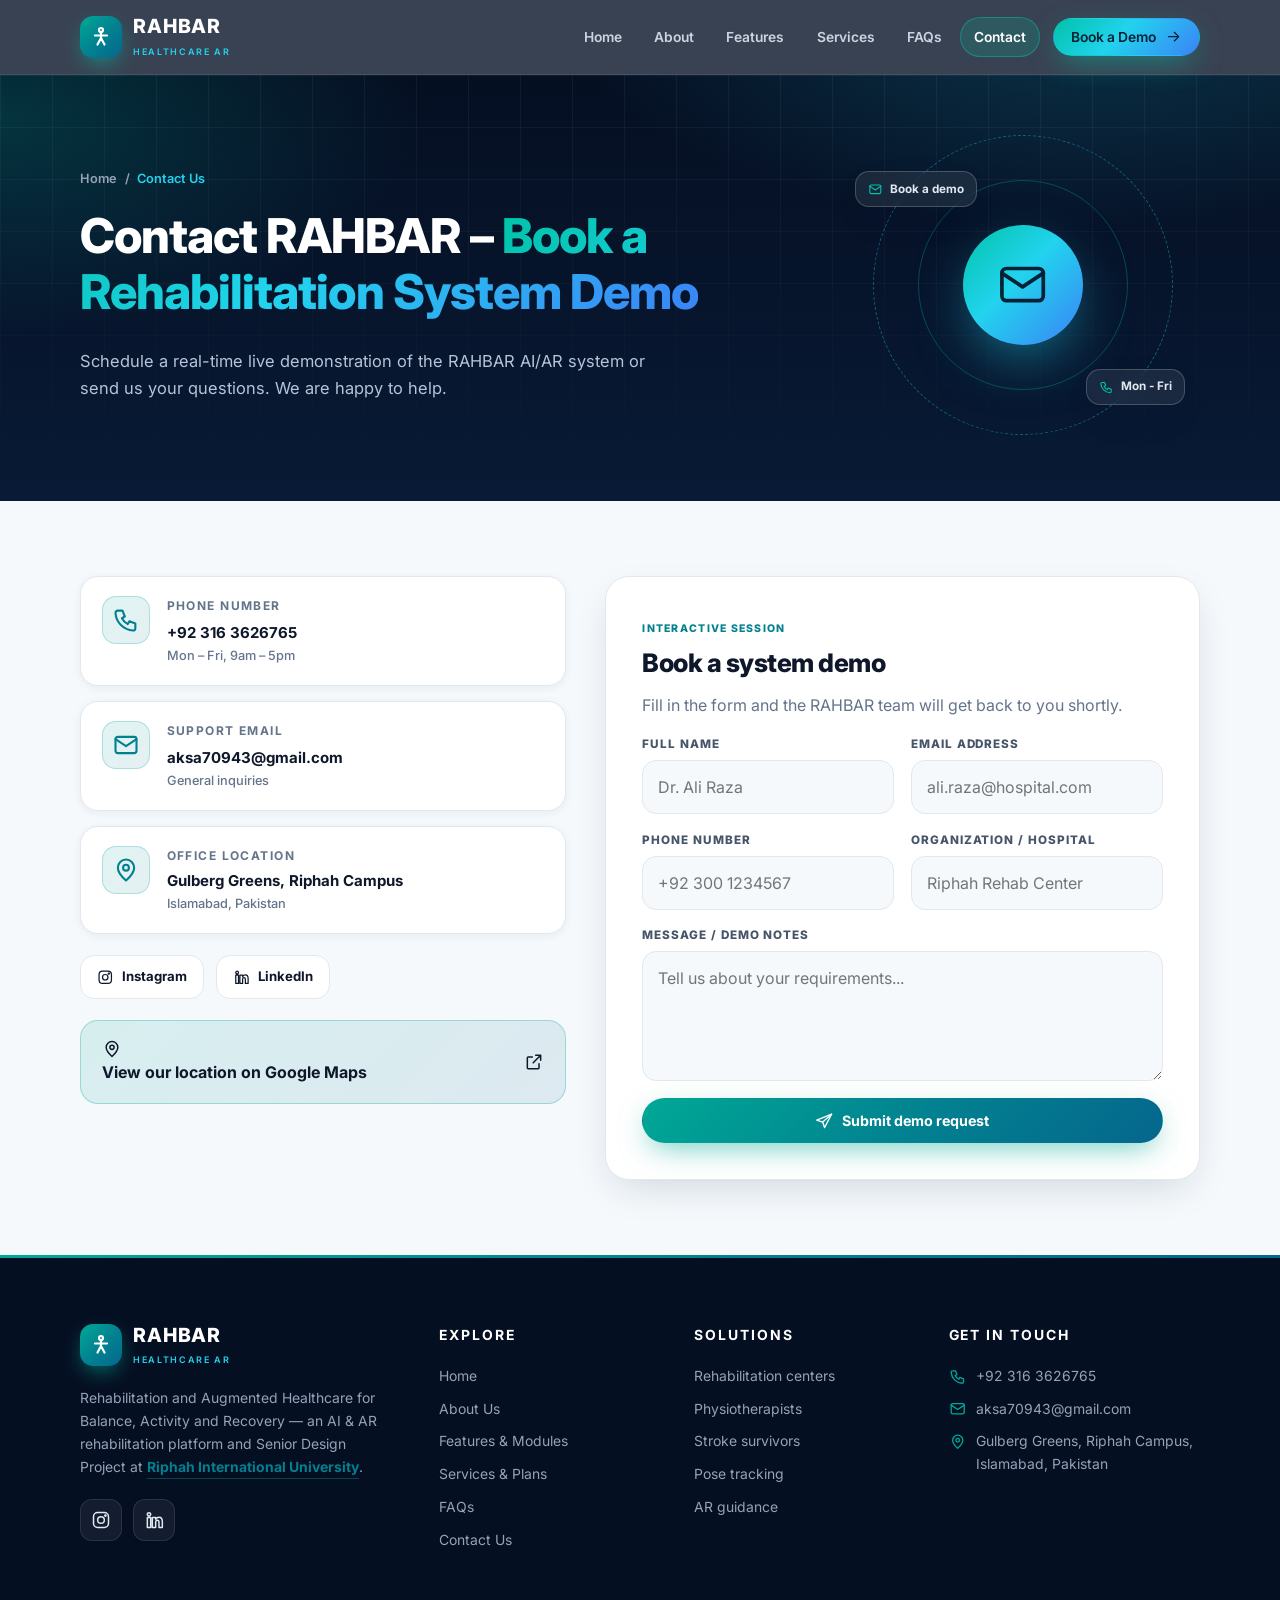
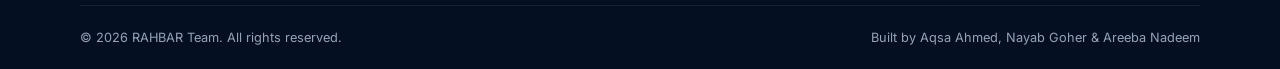
<file: contact.html>
<!DOCTYPE html>
<html lang="en">
<head>
<meta charset="UTF-8">
<meta name="viewport" content="width=device-width, initial-scale=1">
<title>Contact RAHBAR | Book an AR Rehabilitation System Demo</title>
<meta name="description" content="Contact the RAHBAR team in Islamabad to book a live demo of our AI and AR rehabilitation system. Call +92 316 3626765 or use the demo request form.">
<meta name="robots" content="index, follow, max-image-preview:large">
<meta name="author" content="Aqsa Ahmed, Nayab Goher, Areeba Nadeem">
<meta name="theme-color" content="#050f22">
<meta name="google-site-verification" content="dlMSmjHl8p7r6S4Ci-u-tHUXVmQezp12WedfbL2QQdo">
<link rel="canonical" href="https://rahbar-website.vercel.app/contact">
<link rel="icon" type="image/svg+xml" href="assets/images/favicon.svg">
<meta property="og:type" content="website">
<meta property="og:site_name" content="RAHBAR">
<meta property="og:title" content="Contact RAHBAR | Book an AR Rehabilitation System Demo">
<meta property="og:description" content="Contact the RAHBAR team in Islamabad to book a live demo of our AI and AR rehabilitation system. Call +92 316 3626765 or use the demo request form.">
<meta property="og:url" content="https://rahbar-website.vercel.app/contact">
<meta property="og:image" content="https://rahbar-website.vercel.app/assets/images/rahbar-og-image.png">
<meta property="og:image:alt" content="RAHBAR AI and AR rehabilitation platform with real-time pose tracking">
<meta name="twitter:card" content="summary_large_image">
<meta name="twitter:title" content="Contact RAHBAR | Book an AR Rehabilitation System Demo">
<meta name="twitter:description" content="Contact the RAHBAR team in Islamabad to book a live demo of our AI and AR rehabilitation system. Call +92 316 3626765 or use the demo request form.">
<meta name="twitter:image" content="https://rahbar-website.vercel.app/assets/images/rahbar-og-image.png">
<link rel="preconnect" href="https://fonts.googleapis.com">
<link rel="preconnect" href="https://fonts.gstatic.com" crossorigin>
<link rel="stylesheet" href="https://fonts.googleapis.com/css2?family=Inter:wght@400;600;700;800&display=swap" media="print" onload="this.media='all'">
<noscript><link rel="stylesheet" href="https://fonts.googleapis.com/css2?family=Inter:wght@400;600;700;800&display=swap"></noscript>
<link rel="stylesheet" href="css/style.css">
<script type="application/ld+json">{"@context": "https://schema.org", "@type": "BreadcrumbList", "itemListElement": [{"@type": "ListItem", "position": 1, "name": "Home", "item": "https://rahbar-website.vercel.app/"}, {"@type": "ListItem", "position": 2, "name": "Contact Us", "item": "https://rahbar-website.vercel.app/contact"}]}</script>
<script type="application/ld+json">{"@context": "https://schema.org", "@type": "ContactPage", "name": "Contact RAHBAR", "url": "https://rahbar-website.vercel.app/contact"}</script>
<script type="application/ld+json">{"@context": "https://schema.org", "@type": "Organization", "name": "RAHBAR", "url": "https://rahbar-website.vercel.app/", "logo": "https://rahbar-website.vercel.app/assets/images/favicon.svg", "telephone": "+923163626765", "description": "RAHBAR is an AI and Augmented Reality rehabilitation platform for stroke survivors and physiotherapists, developed at Riphah International University, Islamabad.", "address": {"@type": "PostalAddress", "streetAddress": "Gulberg Greens, Riphah Campus", "addressLocality": "Islamabad", "addressCountry": "PK"}, "sameAs": ["https://www.instagram.com/rahbar_rehablitation", "https://www.linkedin.com/in/rahbar-rehabilitation-and-augmented-healthcarefor-balance-activity-and-recovery-4aa437291"]}</script>
<script>window.dataLayer=window.dataLayer||[];function gtag(){dataLayer.push(arguments);}gtag('js',new Date());gtag('config','G-0WSTZ1KFX3');(function(){var l=false;function g(){if(l)return;l=true;var s=document.createElement('script');s.async=true;s.src='https://www.googletagmanager.com/gtag/js?id=G-0WSTZ1KFX3';document.head.appendChild(s);}['scroll','click','touchstart','keydown','mousemove'].forEach(function(e){addEventListener(e,g,{once:true,passive:true});});setTimeout(g,6000);})();</script>
</head>
<body class="home">
<a class="skip" href="#main">Skip to content</a>
<header class="site-header">
  <div class="container nav">
    <a class="brand" href="index.html" aria-label="RAHBAR home">
      <span class="brand-mark"><svg viewBox="0 0 24 24" aria-hidden="true"><circle cx="12" cy="5" r="2"/><path d="M12 7.5v5.5m0 0-3.5 6.5M12 13l3.5 6.5M6 10.5h12"/></svg></span>
      <span><span class="brand-name">RAHBAR</span><span class="brand-sub">Healthcare AR</span></span>
    </a>
    <button class="menu-btn" id="menu-btn" aria-label="Toggle navigation menu" aria-expanded="false" aria-controls="nav-links"><svg class="icon i-open" aria-hidden="true" viewBox="0 0 24 24"><path d="M4 7h16M4 12h16M4 17h16"/></svg><svg class="icon i-close" aria-hidden="true" viewBox="0 0 24 24"><path d="M6 6l12 12M18 6 6 18"/></svg></button>
    <nav class="nav-links" id="nav-links" aria-label="Main navigation">
      <a href="index.html">Home</a><a href="about.html">About</a><a href="features.html">Features</a><a href="services.html">Services</a><a href="faq.html">FAQs</a><a href="contact.html" aria-current="page">Contact</a>
      <span class="nav-cta"><a class="btn btn-primary btn-sm" href="contact.html#demo">Book a Demo <svg class="icon arrow" aria-hidden="true" viewBox="0 0 24 24"><path d="M5 12h14m-6-6 6 6-6 6"/></svg></a></span>
    </nav>
  </div>
</header>
<main id="main">
<section class="page-hero">
  <div class="container ph-grid">
    <div>
      <nav class="crumbs" aria-label="Breadcrumb"><a href="index.html">Home</a><span aria-hidden="true">/</span><span aria-current="page">Contact Us</span></nav>
      <h1>Contact RAHBAR &ndash; <span class="grad-text">Book a Rehabilitation System Demo</span></h1>
      <p class="lead">Schedule a real-time live demonstration of the RAHBAR AI/AR system or send us your questions. We are happy to help.</p>
    </div>
    <div class="ph-art" aria-hidden="true"><span class="ring r1"></span><span class="ring r2"></span><div class="ph-core"><svg class="icon " aria-hidden="true" viewBox="0 0 24 24"><rect x="3" y="5" width="18" height="14" rx="2"/><path d="m3 7 9 6 9-6"/></svg></div><span class="ph-chip c1"><svg class="icon " aria-hidden="true" viewBox="0 0 24 24"><rect x="3" y="5" width="18" height="14" rx="2"/><path d="m3 7 9 6 9-6"/></svg>Book a demo</span><span class="ph-chip c2"><svg class="icon " aria-hidden="true" viewBox="0 0 24 24"><path d="M5 4h4l2 5-2.5 1.5a11 11 0 0 0 5 5L15 13l5 2v4a2 2 0 0 1-2 2A16 16 0 0 1 3 6a2 2 0 0 1 2-2z"/></svg>Mon - Fri</span></div>
  </div>
</section>

<section class="section">
  <div class="container contact-grid">
    <div class="reveal">
      <div class="info-list">
        <div class="info"><div class="icon-badge"><svg class="icon " aria-hidden="true" viewBox="0 0 24 24"><path d="M5 4h4l2 5-2.5 1.5a11 11 0 0 0 5 5L15 13l5 2v4a2 2 0 0 1-2 2A16 16 0 0 1 3 6a2 2 0 0 1 2-2z"/></svg></div><div><span class="info-label">Phone number</span><a href="tel:+923163626765">+92 316 3626765</a><small>Mon &ndash; Fri, 9am &ndash; 5pm</small></div></div>
        <div class="info"><div class="icon-badge"><svg class="icon " aria-hidden="true" viewBox="0 0 24 24"><rect x="3" y="5" width="18" height="14" rx="2"/><path d="m3 7 9 6 9-6"/></svg></div><div><span class="info-label">Support email</span><a href="mailto:aksa70943@gmail.com">aksa70943@gmail.com</a><small>General inquiries</small></div></div>
        <div class="info"><div class="icon-badge"><svg class="icon " aria-hidden="true" viewBox="0 0 24 24"><path d="M12 21s7-6.2 7-11a7 7 0 0 0-14 0c0 4.8 7 11 7 11z"/><circle cx="12" cy="10" r="2.5"/></svg></div><div><span class="info-label">Office location</span><p>Gulberg Greens, Riphah Campus</p><small>Islamabad, Pakistan</small></div></div>
      </div>
      <div class="socials">
        <a class="social" href="https://www.instagram.com/rahbar_rehablitation" target="_blank" rel="noopener me"><svg class="icon " aria-hidden="true" viewBox="0 0 24 24"><rect x="3" y="3" width="18" height="18" rx="5"/><circle cx="12" cy="12" r="4"/><circle cx="17.3" cy="6.7" r=".8" fill="currentColor"/></svg>Instagram</a>
        <a class="social" href="https://www.linkedin.com/in/rahbar-rehabilitation-and-augmented-healthcarefor-balance-activity-and-recovery-4aa437291" target="_blank" rel="noopener me"><svg class="icon " aria-hidden="true" viewBox="0 0 24 24"><path d="M4 9h4v12H4zM6 3.2a2 2 0 1 1 0 4 2 2 0 0 1 0-4zM10 9h4v2c.9-1.5 2.4-2.3 4-2.3 3 0 4 2 4 5.3v7h-4v-6c0-1.6-.6-2.6-2-2.6s-2 1.1-2 2.6v6h-4z"/></svg>LinkedIn</a>
      </div>
      <a class="map-link" href="https://www.google.com/maps/search/?api=1&amp;query=Riphah+International+University+Gulberg+Greens+Islamabad" target="_blank" rel="noopener"><span><svg class="icon " aria-hidden="true" viewBox="0 0 24 24"><path d="M12 21s7-6.2 7-11a7 7 0 0 0-14 0c0 4.8 7 11 7 11z"/><circle cx="12" cy="10" r="2.5"/></svg> View our location on Google Maps</span><svg class="icon " aria-hidden="true" viewBox="0 0 24 24"><path d="M14 4h6v6M20 4l-9 9M18 14v5a1 1 0 0 1-1 1H5a1 1 0 0 1-1-1V7a1 1 0 0 1 1-1h5"/></svg></a>
    </div>
    <div class="form-card reveal" id="demo" style="--d:.1s">
      <span class="tag">Interactive session</span>
      <h2>Book a system demo</h2>
      <p style="color:var(--slate-500)">Fill in the form and the RAHBAR team will get back to you shortly.</p>
      <form id="contact-form" action="https://formspree.io/f/YOUR_FORM_ID" method="POST" data-fallback-email="aksa70943@gmail.com">
        <div class="form-grid">
          <div class="field"><label for="f-name">Full name</label><input id="f-name" name="name" type="text" autocomplete="name" required placeholder="Dr. Ali Raza"></div>
          <div class="field"><label for="f-email">Email address</label><input id="f-email" name="email" type="email" autocomplete="email" required placeholder="ali.raza@hospital.com"></div>
          <div class="field"><label for="f-phone">Phone number</label><input id="f-phone" name="phone" type="tel" autocomplete="tel" placeholder="+92 300 1234567"></div>
          <div class="field"><label for="f-org">Organization / hospital</label><input id="f-org" name="organization" type="text" autocomplete="organization" placeholder="Riphah Rehab Center"></div>
          <div class="field full"><label for="f-msg">Message / demo notes</label><textarea id="f-msg" name="message" required placeholder="Tell us about your requirements..."></textarea></div>
          <div class="hp" aria-hidden="true"><label>Leave empty<input type="text" name="_gotcha" tabindex="-1" autocomplete="off"></label></div>
          <div class="field full"><button class="btn btn-primary btn-block" type="submit"><svg class="icon " aria-hidden="true" viewBox="0 0 24 24"><path d="m21 3-9.5 18-2.5-7.5L1 11z"/><path d="m21 3-12 10.5"/></svg><span>Submit demo request</span></button></div>
        </div>
        <div id="form-msg" class="form-msg" role="status" aria-live="polite"></div>
      </form>
    </div>
  </div>
</section>
</main>
<footer class="site-footer">
  <div class="container">
    <div class="foot-grid">
      <div>
        <a class="brand" href="index.html" aria-label="RAHBAR home"><span class="brand-mark"><svg viewBox="0 0 24 24" aria-hidden="true"><circle cx="12" cy="5" r="2"/><path d="M12 7.5v5.5m0 0-3.5 6.5M12 13l3.5 6.5M6 10.5h12"/></svg></span><span><span class="brand-name">RAHBAR</span><span class="brand-sub">Healthcare AR</span></span></a>
        <p style="margin-top:1.2rem">Rehabilitation and Augmented Healthcare for Balance, Activity and Recovery &mdash; an AI &amp; AR rehabilitation platform and Senior Design Project at <a class="ext" href="https://www.riphah.edu.pk/" target="_blank" rel="noopener">Riphah International University</a>.</p>
        <div class="foot-social">
          <a href="https://www.instagram.com/rahbar_rehablitation" target="_blank" rel="noopener me" aria-label="RAHBAR on Instagram"><svg class="icon " aria-hidden="true" viewBox="0 0 24 24"><rect x="3" y="3" width="18" height="18" rx="5"/><circle cx="12" cy="12" r="4"/><circle cx="17.3" cy="6.7" r=".8" fill="currentColor"/></svg></a>
          <a href="https://www.linkedin.com/in/rahbar-rehabilitation-and-augmented-healthcarefor-balance-activity-and-recovery-4aa437291" target="_blank" rel="noopener me" aria-label="RAHBAR on LinkedIn"><svg class="icon " aria-hidden="true" viewBox="0 0 24 24"><path d="M4 9h4v12H4zM6 3.2a2 2 0 1 1 0 4 2 2 0 0 1 0-4zM10 9h4v2c.9-1.5 2.4-2.3 4-2.3 3 0 4 2 4 5.3v7h-4v-6c0-1.6-.6-2.6-2-2.6s-2 1.1-2 2.6v6h-4z"/></svg></a>
        </div>
      </div>
      <div>
        <p class="foot-title">Explore</p>
        <ul>
          <li><a href="index.html">Home</a></li>
          <li><a href="about.html">About Us</a></li>
          <li><a href="features.html">Features &amp; Modules</a></li>
          <li><a href="services.html">Services &amp; Plans</a></li>
          <li><a href="faq.html">FAQs</a></li>
          <li><a href="contact.html">Contact Us</a></li>
        </ul>
      </div>
      <div>
        <p class="foot-title">Solutions</p>
        <ul>
          <li><a href="services.html#centers">Rehabilitation centers</a></li>
          <li><a href="services.html#physiotherapists">Physiotherapists</a></li>
          <li><a href="services.html#patients">Stroke survivors</a></li>
          <li><a href="features.html#pose-tracking">Pose tracking</a></li>
          <li><a href="features.html#ar-guidance">AR guidance</a></li>
        </ul>
      </div>
      <div>
        <p class="foot-title">Get in touch</p>
        <ul class="foot-contact">
          <li><svg class="icon " aria-hidden="true" viewBox="0 0 24 24"><path d="M5 4h4l2 5-2.5 1.5a11 11 0 0 0 5 5L15 13l5 2v4a2 2 0 0 1-2 2A16 16 0 0 1 3 6a2 2 0 0 1 2-2z"/></svg><a href="tel:+923163626765">+92 316 3626765</a></li>
          <li><svg class="icon " aria-hidden="true" viewBox="0 0 24 24"><rect x="3" y="5" width="18" height="14" rx="2"/><path d="m3 7 9 6 9-6"/></svg><a href="mailto:aksa70943@gmail.com">aksa70943@gmail.com</a></li>
          <li><svg class="icon " aria-hidden="true" viewBox="0 0 24 24"><path d="M12 21s7-6.2 7-11a7 7 0 0 0-14 0c0 4.8 7 11 7 11z"/><circle cx="12" cy="10" r="2.5"/></svg><span>Gulberg Greens, Riphah Campus, Islamabad, Pakistan</span></li>
        </ul>
      </div>
    </div>
    <div class="foot-bottom">
      <span>&copy; <span id="year">2026</span> RAHBAR Team. All rights reserved.</span>
      <span>Built by Aqsa Ahmed, Nayab Goher &amp; Areeba Nadeem</span>
    </div>
  </div>
</footer>
<script src="js/main.js" defer></script>
</body>
</html>
</file>
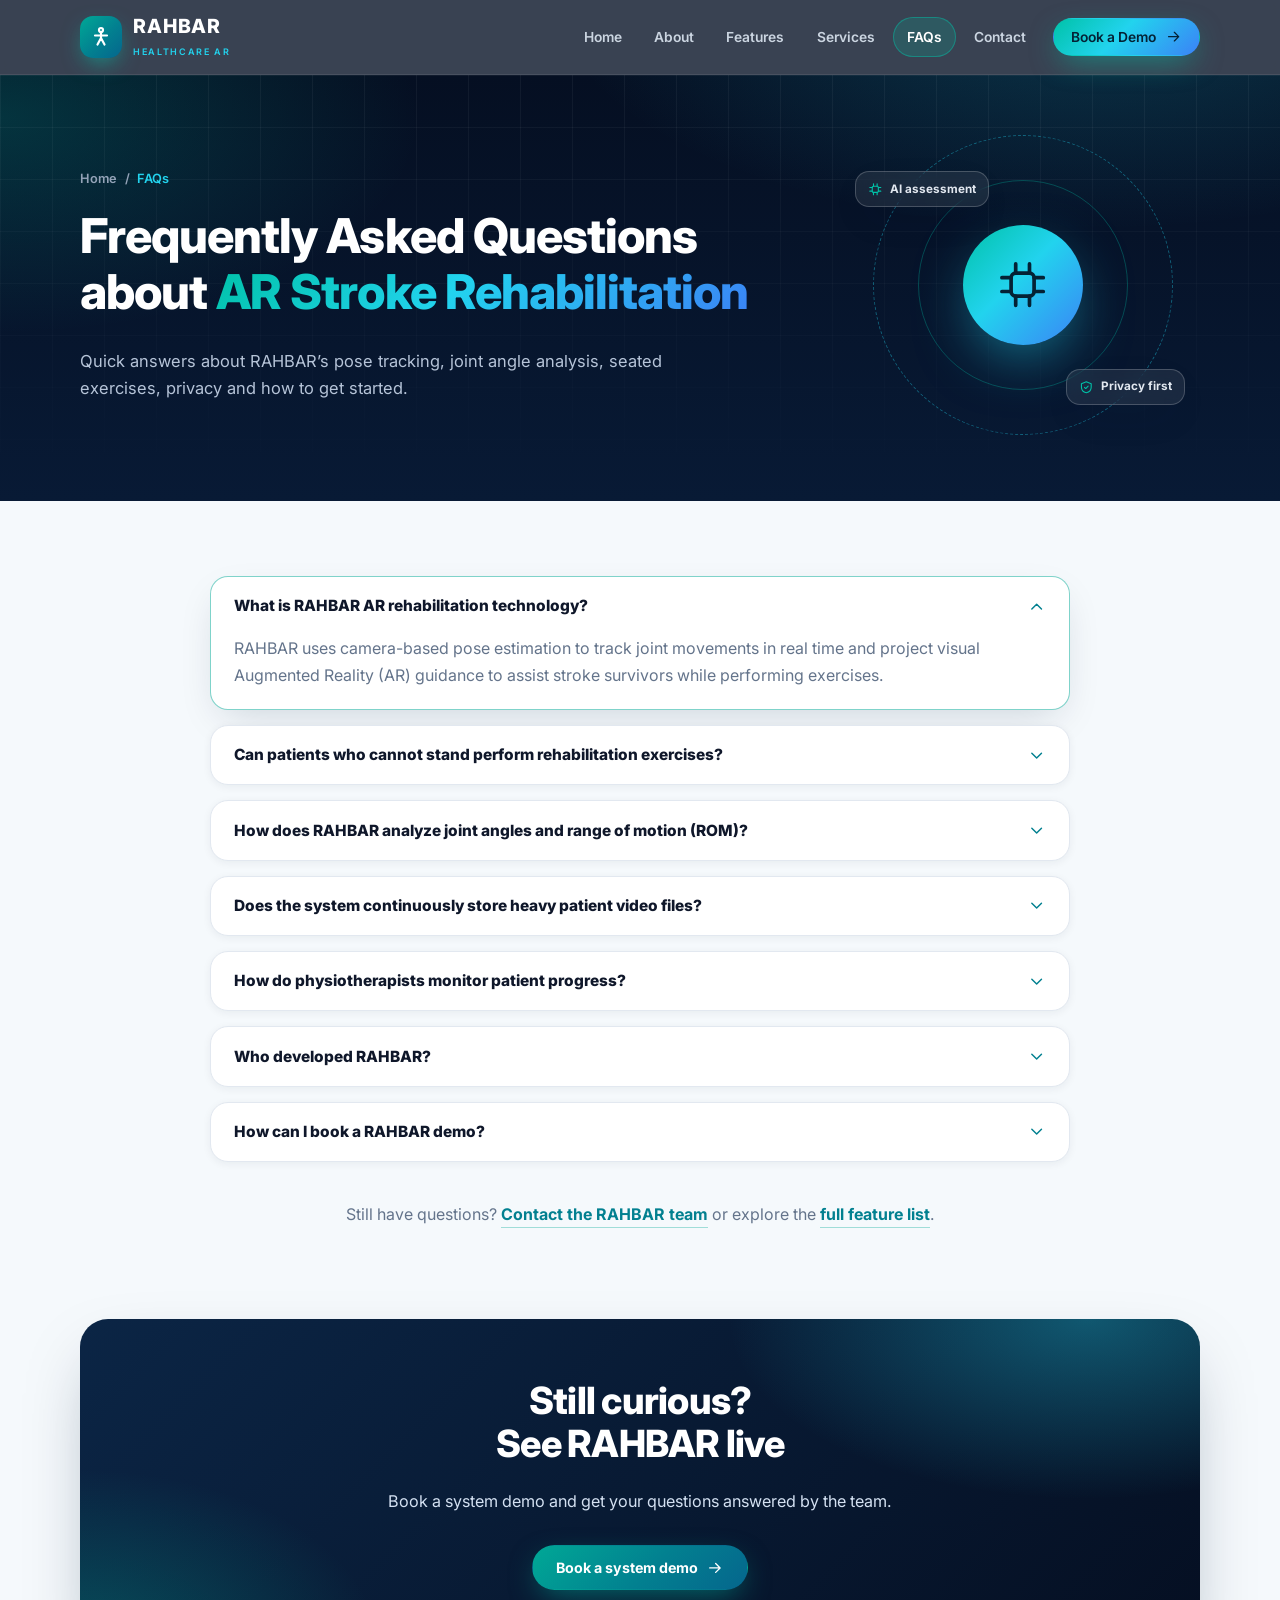
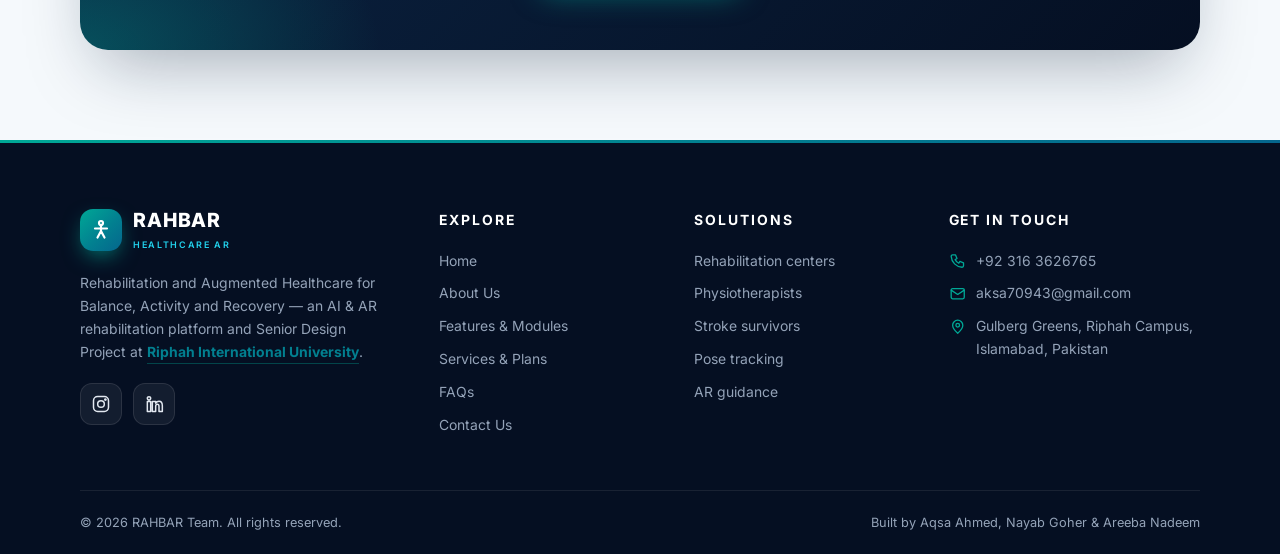
<file: faq.html>
<!DOCTYPE html>
<html lang="en">
<head>
<meta charset="UTF-8">
<meta name="viewport" content="width=device-width, initial-scale=1">
<title>RAHBAR FAQs | AR Stroke Rehabilitation & Pose Tracking</title>
<meta name="description" content="Answers to common questions about RAHBAR: AR rehabilitation, seated exercises, joint angle and ROM analysis, privacy and progress tracking.">
<meta name="robots" content="index, follow, max-image-preview:large">
<meta name="author" content="Aqsa Ahmed, Nayab Goher, Areeba Nadeem">
<meta name="theme-color" content="#050f22">
<meta name="google-site-verification" content="dlMSmjHl8p7r6S4Ci-u-tHUXVmQezp12WedfbL2QQdo">
<link rel="canonical" href="https://rahbar-website.vercel.app/faq">
<link rel="icon" type="image/svg+xml" href="assets/images/favicon.svg">
<meta property="og:type" content="website">
<meta property="og:site_name" content="RAHBAR">
<meta property="og:title" content="RAHBAR FAQs | AR Stroke Rehabilitation & Pose Tracking">
<meta property="og:description" content="Answers to common questions about RAHBAR: AR rehabilitation, seated exercises, joint angle and ROM analysis, privacy and progress tracking.">
<meta property="og:url" content="https://rahbar-website.vercel.app/faq">
<meta property="og:image" content="https://rahbar-website.vercel.app/assets/images/rahbar-og-image.png">
<meta property="og:image:alt" content="RAHBAR AI and AR rehabilitation platform with real-time pose tracking">
<meta name="twitter:card" content="summary_large_image">
<meta name="twitter:title" content="RAHBAR FAQs | AR Stroke Rehabilitation & Pose Tracking">
<meta name="twitter:description" content="Answers to common questions about RAHBAR: AR rehabilitation, seated exercises, joint angle and ROM analysis, privacy and progress tracking.">
<meta name="twitter:image" content="https://rahbar-website.vercel.app/assets/images/rahbar-og-image.png">
<link rel="preconnect" href="https://fonts.googleapis.com">
<link rel="preconnect" href="https://fonts.gstatic.com" crossorigin>
<link rel="stylesheet" href="https://fonts.googleapis.com/css2?family=Inter:wght@400;600;700;800&display=swap" media="print" onload="this.media='all'">
<noscript><link rel="stylesheet" href="https://fonts.googleapis.com/css2?family=Inter:wght@400;600;700;800&display=swap"></noscript>
<link rel="stylesheet" href="css/style.css">
<script type="application/ld+json">{"@context": "https://schema.org", "@type": "BreadcrumbList", "itemListElement": [{"@type": "ListItem", "position": 1, "name": "Home", "item": "https://rahbar-website.vercel.app/"}, {"@type": "ListItem", "position": 2, "name": "FAQs", "item": "https://rahbar-website.vercel.app/faq"}]}</script>
<script type="application/ld+json">{"@context": "https://schema.org", "@type": "FAQPage", "mainEntity": [{"@type": "Question", "name": "What is RAHBAR AR rehabilitation technology?", "acceptedAnswer": {"@type": "Answer", "text": "RAHBAR uses camera-based pose estimation to track joint movements in real time and project visual Augmented Reality (AR) guidance to assist stroke survivors while performing exercises."}}, {"@type": "Question", "name": "Can patients who cannot stand perform rehabilitation exercises?", "acceptedAnswer": {"@type": "Answer", "text": "Yes. RAHBAR explicitly supports clinician-approved seated rehabilitation exercises so that patients with limited standing ability or balance issues can participate safely."}}, {"@type": "Question", "name": "How does RAHBAR analyze joint angles and range of motion (ROM)?", "acceptedAnswer": {"@type": "Answer", "text": "The system uses computer vision landmarks to dynamically calculate real-time joint angles, such as elbow, shoulder and knee flexibility, and compares them against therapist-configured targets."}}, {"@type": "Question", "name": "Does the system continuously store heavy patient video files?", "acceptedAnswer": {"@type": "Answer", "text": "No. To protect patient privacy and optimize server storage, RAHBAR stores structured numerical session analytics (joint measurements, repetition counts and progress scores) instead of raw video recordings."}}, {"@type": "Question", "name": "How do physiotherapists monitor patient progress?", "acceptedAnswer": {"@type": "Answer", "text": "Physiotherapists have access to a dedicated dashboard where they can review past session comparisons, track recovery milestones and assign customized exercise plans for each patient."}}, {"@type": "Question", "name": "Who developed RAHBAR?", "acceptedAnswer": {"@type": "Answer", "text": "RAHBAR was developed by Aqsa Ahmed, Nayab Goher and Areeba Nadeem as a Senior Design Project at Riphah International University, supervised by Dr. Hajra Murtaza."}}, {"@type": "Question", "name": "How can I book a RAHBAR demo?", "acceptedAnswer": {"@type": "Answer", "text": "Use the demo request form on the Contact page or call +92 316 3626765. We will arrange a live demonstration of the AI and AR rehabilitation system."}}]}</script>
<script>window.dataLayer=window.dataLayer||[];function gtag(){dataLayer.push(arguments);}gtag('js',new Date());gtag('config','G-0WSTZ1KFX3');(function(){var l=false;function g(){if(l)return;l=true;var s=document.createElement('script');s.async=true;s.src='https://www.googletagmanager.com/gtag/js?id=G-0WSTZ1KFX3';document.head.appendChild(s);}['scroll','click','touchstart','keydown','mousemove'].forEach(function(e){addEventListener(e,g,{once:true,passive:true});});setTimeout(g,6000);})();</script>
</head>
<body class="home">
<a class="skip" href="#main">Skip to content</a>
<header class="site-header">
  <div class="container nav">
    <a class="brand" href="index.html" aria-label="RAHBAR home">
      <span class="brand-mark"><svg viewBox="0 0 24 24" aria-hidden="true"><circle cx="12" cy="5" r="2"/><path d="M12 7.5v5.5m0 0-3.5 6.5M12 13l3.5 6.5M6 10.5h12"/></svg></span>
      <span><span class="brand-name">RAHBAR</span><span class="brand-sub">Healthcare AR</span></span>
    </a>
    <button class="menu-btn" id="menu-btn" aria-label="Toggle navigation menu" aria-expanded="false" aria-controls="nav-links"><svg class="icon i-open" aria-hidden="true" viewBox="0 0 24 24"><path d="M4 7h16M4 12h16M4 17h16"/></svg><svg class="icon i-close" aria-hidden="true" viewBox="0 0 24 24"><path d="M6 6l12 12M18 6 6 18"/></svg></button>
    <nav class="nav-links" id="nav-links" aria-label="Main navigation">
      <a href="index.html">Home</a><a href="about.html">About</a><a href="features.html">Features</a><a href="services.html">Services</a><a href="faq.html" aria-current="page">FAQs</a><a href="contact.html">Contact</a>
      <span class="nav-cta"><a class="btn btn-primary btn-sm" href="contact.html#demo">Book a Demo <svg class="icon arrow" aria-hidden="true" viewBox="0 0 24 24"><path d="M5 12h14m-6-6 6 6-6 6"/></svg></a></span>
    </nav>
  </div>
</header>
<main id="main">
<section class="page-hero">
  <div class="container ph-grid">
    <div>
      <nav class="crumbs" aria-label="Breadcrumb"><a href="index.html">Home</a><span aria-hidden="true">/</span><span aria-current="page">FAQs</span></nav>
      <h1>Frequently Asked Questions about <span class="grad-text">AR Stroke Rehabilitation</span></h1>
      <p class="lead">Quick answers about RAHBAR&rsquo;s pose tracking, joint angle analysis, seated exercises, privacy and how to get started.</p>
    </div>
    <div class="ph-art" aria-hidden="true"><span class="ring r1"></span><span class="ring r2"></span><div class="ph-core"><svg class="icon " aria-hidden="true" viewBox="0 0 24 24"><rect x="7" y="7" width="10" height="10" rx="2"/><path d="M9 3v4M15 3v4M9 17v4M15 17v4M3 9h4M3 15h4M17 9h4M17 15h4"/></svg></div><span class="ph-chip c1"><svg class="icon " aria-hidden="true" viewBox="0 0 24 24"><rect x="7" y="7" width="10" height="10" rx="2"/><path d="M9 3v4M15 3v4M9 17v4M15 17v4M3 9h4M3 15h4M17 9h4M17 15h4"/></svg>AI assessment</span><span class="ph-chip c2"><svg class="icon " aria-hidden="true" viewBox="0 0 24 24"><path d="M12 3l8 3v6c0 5-3.5 8-8 9-4.5-1-8-4-8-9V6z"/><path d="m9 12 2 2 4-4"/></svg>Privacy first</span></div>
  </div>
</section>

<section class="section">
  <div class="container">
    <div class="faq"><details class="reveal" open><summary><h2 style="font-size:1.03rem;margin:0;letter-spacing:0">What is RAHBAR AR rehabilitation technology?</h2><svg class="icon " aria-hidden="true" viewBox="0 0 24 24"><path d="m6 9 6 6 6-6"/></svg></summary><div class="answer"><p>RAHBAR uses camera-based pose estimation to track joint movements in real time and project visual Augmented Reality (AR) guidance to assist stroke survivors while performing exercises.</p></div></details><details class="reveal"><summary><h2 style="font-size:1.03rem;margin:0;letter-spacing:0">Can patients who cannot stand perform rehabilitation exercises?</h2><svg class="icon " aria-hidden="true" viewBox="0 0 24 24"><path d="m6 9 6 6 6-6"/></svg></summary><div class="answer"><p>Yes. RAHBAR explicitly supports clinician-approved seated rehabilitation exercises so that patients with limited standing ability or balance issues can participate safely.</p></div></details><details class="reveal"><summary><h2 style="font-size:1.03rem;margin:0;letter-spacing:0">How does RAHBAR analyze joint angles and range of motion (ROM)?</h2><svg class="icon " aria-hidden="true" viewBox="0 0 24 24"><path d="m6 9 6 6 6-6"/></svg></summary><div class="answer"><p>The system uses computer vision landmarks to dynamically calculate real-time joint angles, such as elbow, shoulder and knee flexibility, and compares them against therapist-configured targets.</p></div></details><details class="reveal"><summary><h2 style="font-size:1.03rem;margin:0;letter-spacing:0">Does the system continuously store heavy patient video files?</h2><svg class="icon " aria-hidden="true" viewBox="0 0 24 24"><path d="m6 9 6 6 6-6"/></svg></summary><div class="answer"><p>No. To protect patient privacy and optimize server storage, RAHBAR stores structured numerical session analytics (joint measurements, repetition counts and progress scores) instead of raw video recordings.</p></div></details><details class="reveal"><summary><h2 style="font-size:1.03rem;margin:0;letter-spacing:0">How do physiotherapists monitor patient progress?</h2><svg class="icon " aria-hidden="true" viewBox="0 0 24 24"><path d="m6 9 6 6 6-6"/></svg></summary><div class="answer"><p>Physiotherapists have access to a dedicated dashboard where they can review past session comparisons, track recovery milestones and assign customized exercise plans for each patient.</p></div></details><details class="reveal"><summary><h2 style="font-size:1.03rem;margin:0;letter-spacing:0">Who developed RAHBAR?</h2><svg class="icon " aria-hidden="true" viewBox="0 0 24 24"><path d="m6 9 6 6 6-6"/></svg></summary><div class="answer"><p>RAHBAR was developed by Aqsa Ahmed, Nayab Goher and Areeba Nadeem as a Senior Design Project at Riphah International University, supervised by Dr. Hajra Murtaza.</p></div></details><details class="reveal"><summary><h2 style="font-size:1.03rem;margin:0;letter-spacing:0">How can I book a RAHBAR demo?</h2><svg class="icon " aria-hidden="true" viewBox="0 0 24 24"><path d="m6 9 6 6 6-6"/></svg></summary><div class="answer"><p>Use the demo request form on the Contact page or call +92 316 3626765. We will arrange a live demonstration of the AI and AR rehabilitation system.</p></div></details></div>
    <p style="text-align:center;margin-top:2.6rem;color:var(--slate-500)">Still have questions? <a class="ext" href="contact.html">Contact the RAHBAR team</a> or explore the <a class="ext" href="features.html">full feature list</a>.</p>
  </div>
</section>
<section class="cta-wrap"><div class="container"><div class="cta-band reveal">
  <h2>Still curious? See RAHBAR live</h2><p>Book a system demo and get your questions answered by the team.</p>
  <a class="btn btn-primary" href="contact.html#demo">Book a system demo <svg class="icon arrow" aria-hidden="true" viewBox="0 0 24 24"><path d="M5 12h14m-6-6 6 6-6 6"/></svg></a>
</div></div></section>
</main>
<footer class="site-footer">
  <div class="container">
    <div class="foot-grid">
      <div>
        <a class="brand" href="index.html" aria-label="RAHBAR home"><span class="brand-mark"><svg viewBox="0 0 24 24" aria-hidden="true"><circle cx="12" cy="5" r="2"/><path d="M12 7.5v5.5m0 0-3.5 6.5M12 13l3.5 6.5M6 10.5h12"/></svg></span><span><span class="brand-name">RAHBAR</span><span class="brand-sub">Healthcare AR</span></span></a>
        <p style="margin-top:1.2rem">Rehabilitation and Augmented Healthcare for Balance, Activity and Recovery &mdash; an AI &amp; AR rehabilitation platform and Senior Design Project at <a class="ext" href="https://www.riphah.edu.pk/" target="_blank" rel="noopener">Riphah International University</a>.</p>
        <div class="foot-social">
          <a href="https://www.instagram.com/rahbar_rehablitation" target="_blank" rel="noopener me" aria-label="RAHBAR on Instagram"><svg class="icon " aria-hidden="true" viewBox="0 0 24 24"><rect x="3" y="3" width="18" height="18" rx="5"/><circle cx="12" cy="12" r="4"/><circle cx="17.3" cy="6.7" r=".8" fill="currentColor"/></svg></a>
          <a href="https://www.linkedin.com/in/rahbar-rehabilitation-and-augmented-healthcarefor-balance-activity-and-recovery-4aa437291" target="_blank" rel="noopener me" aria-label="RAHBAR on LinkedIn"><svg class="icon " aria-hidden="true" viewBox="0 0 24 24"><path d="M4 9h4v12H4zM6 3.2a2 2 0 1 1 0 4 2 2 0 0 1 0-4zM10 9h4v2c.9-1.5 2.4-2.3 4-2.3 3 0 4 2 4 5.3v7h-4v-6c0-1.6-.6-2.6-2-2.6s-2 1.1-2 2.6v6h-4z"/></svg></a>
        </div>
      </div>
      <div>
        <p class="foot-title">Explore</p>
        <ul>
          <li><a href="index.html">Home</a></li>
          <li><a href="about.html">About Us</a></li>
          <li><a href="features.html">Features &amp; Modules</a></li>
          <li><a href="services.html">Services &amp; Plans</a></li>
          <li><a href="faq.html">FAQs</a></li>
          <li><a href="contact.html">Contact Us</a></li>
        </ul>
      </div>
      <div>
        <p class="foot-title">Solutions</p>
        <ul>
          <li><a href="services.html#centers">Rehabilitation centers</a></li>
          <li><a href="services.html#physiotherapists">Physiotherapists</a></li>
          <li><a href="services.html#patients">Stroke survivors</a></li>
          <li><a href="features.html#pose-tracking">Pose tracking</a></li>
          <li><a href="features.html#ar-guidance">AR guidance</a></li>
        </ul>
      </div>
      <div>
        <p class="foot-title">Get in touch</p>
        <ul class="foot-contact">
          <li><svg class="icon " aria-hidden="true" viewBox="0 0 24 24"><path d="M5 4h4l2 5-2.5 1.5a11 11 0 0 0 5 5L15 13l5 2v4a2 2 0 0 1-2 2A16 16 0 0 1 3 6a2 2 0 0 1 2-2z"/></svg><a href="tel:+923163626765">+92 316 3626765</a></li>
          <li><svg class="icon " aria-hidden="true" viewBox="0 0 24 24"><rect x="3" y="5" width="18" height="14" rx="2"/><path d="m3 7 9 6 9-6"/></svg><a href="mailto:aksa70943@gmail.com">aksa70943@gmail.com</a></li>
          <li><svg class="icon " aria-hidden="true" viewBox="0 0 24 24"><path d="M12 21s7-6.2 7-11a7 7 0 0 0-14 0c0 4.8 7 11 7 11z"/><circle cx="12" cy="10" r="2.5"/></svg><span>Gulberg Greens, Riphah Campus, Islamabad, Pakistan</span></li>
        </ul>
      </div>
    </div>
    <div class="foot-bottom">
      <span>&copy; <span id="year">2026</span> RAHBAR Team. All rights reserved.</span>
      <span>Built by Aqsa Ahmed, Nayab Goher &amp; Areeba Nadeem</span>
    </div>
  </div>
</footer>
<script src="js/main.js" defer></script>
</body>
</html>
</file>
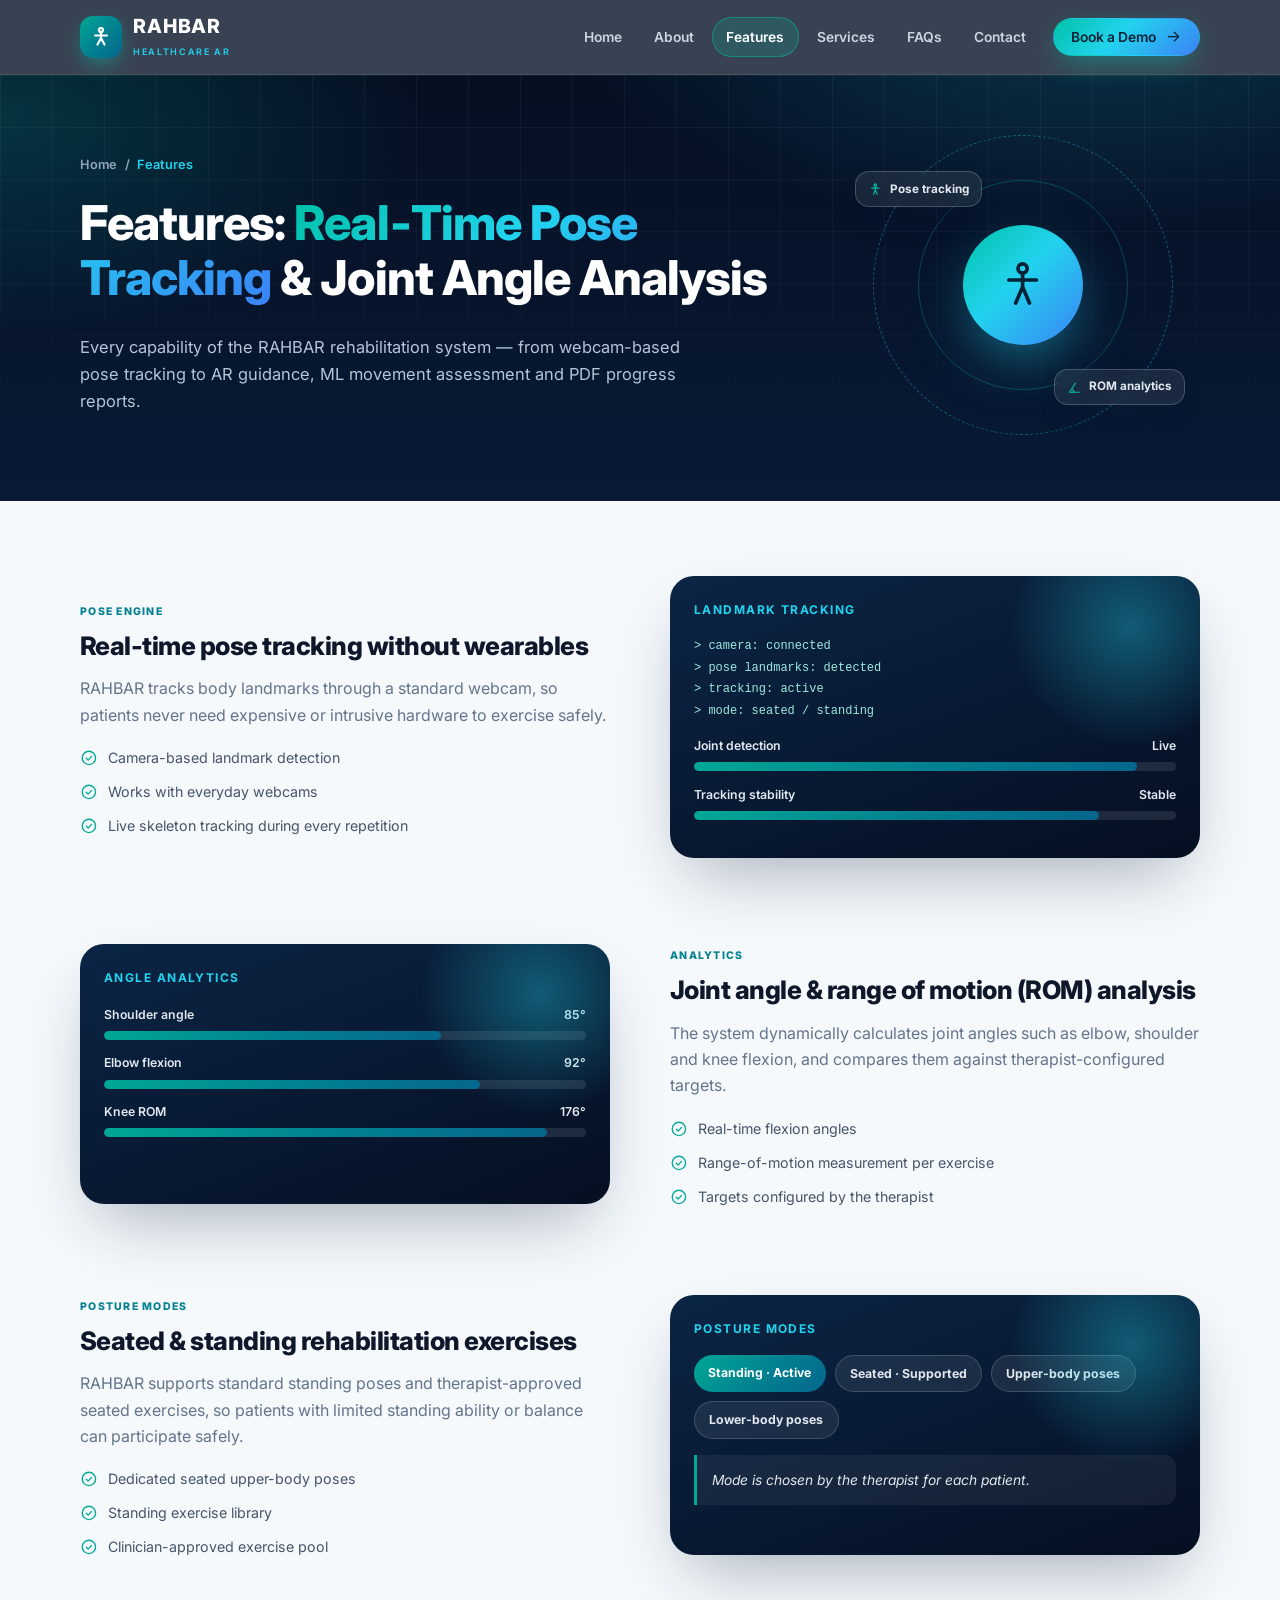
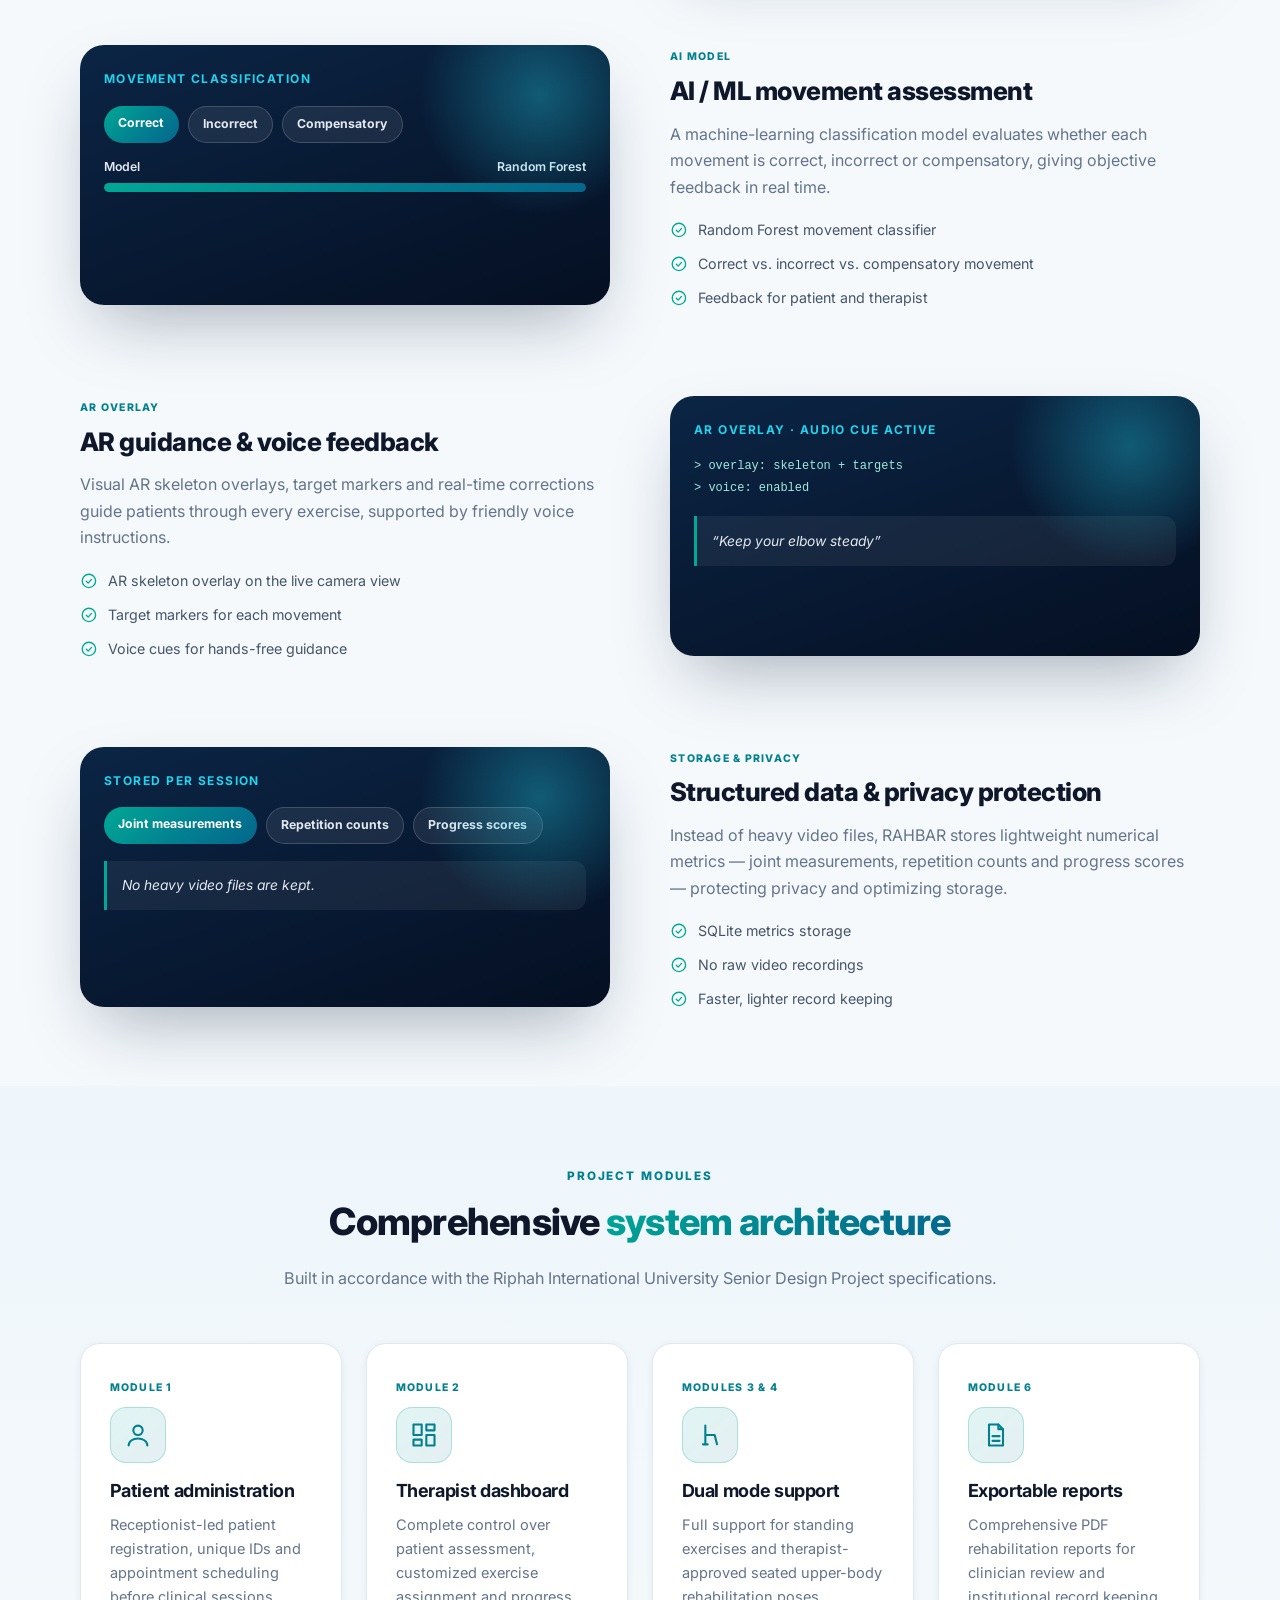
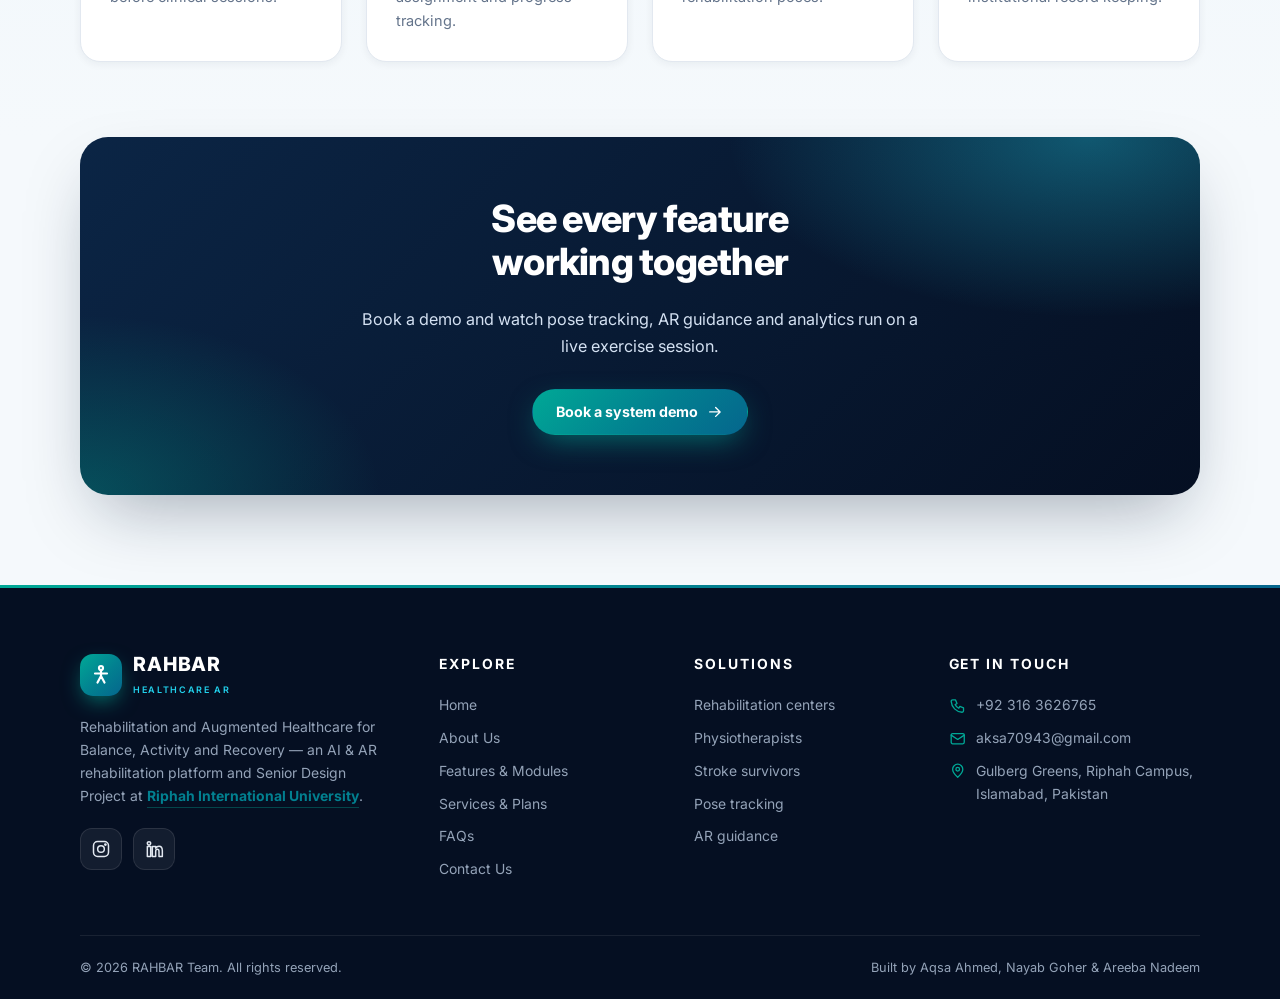
<file: features.html>
<!DOCTYPE html>
<html lang="en">
<head>
<meta charset="UTF-8">
<meta name="viewport" content="width=device-width, initial-scale=1">
<title>RAHBAR Features | Pose Tracking & Joint Angle Analysis</title>
<meta name="description" content="Explore RAHBAR features: webcam pose tracking, joint angle and ROM analysis, seated and standing exercises, AI movement assessment, AR guidance and PDF reports.">
<meta name="robots" content="index, follow, max-image-preview:large">
<meta name="author" content="Aqsa Ahmed, Nayab Goher, Areeba Nadeem">
<meta name="theme-color" content="#050f22">
<meta name="google-site-verification" content="dlMSmjHl8p7r6S4Ci-u-tHUXVmQezp12WedfbL2QQdo">
<link rel="canonical" href="https://rahbar-website.vercel.app/features">
<link rel="icon" type="image/svg+xml" href="assets/images/favicon.svg">
<meta property="og:type" content="website">
<meta property="og:site_name" content="RAHBAR">
<meta property="og:title" content="RAHBAR Features | Pose Tracking & Joint Angle Analysis">
<meta property="og:description" content="Explore RAHBAR features: webcam pose tracking, joint angle and ROM analysis, seated and standing exercises, AI movement assessment, AR guidance and PDF reports.">
<meta property="og:url" content="https://rahbar-website.vercel.app/features">
<meta property="og:image" content="https://rahbar-website.vercel.app/assets/images/rahbar-og-image.png">
<meta property="og:image:alt" content="RAHBAR AI and AR rehabilitation platform with real-time pose tracking">
<meta name="twitter:card" content="summary_large_image">
<meta name="twitter:title" content="RAHBAR Features | Pose Tracking & Joint Angle Analysis">
<meta name="twitter:description" content="Explore RAHBAR features: webcam pose tracking, joint angle and ROM analysis, seated and standing exercises, AI movement assessment, AR guidance and PDF reports.">
<meta name="twitter:image" content="https://rahbar-website.vercel.app/assets/images/rahbar-og-image.png">
<link rel="preconnect" href="https://fonts.googleapis.com">
<link rel="preconnect" href="https://fonts.gstatic.com" crossorigin>
<link rel="stylesheet" href="https://fonts.googleapis.com/css2?family=Inter:wght@400;600;700;800&display=swap" media="print" onload="this.media='all'">
<noscript><link rel="stylesheet" href="https://fonts.googleapis.com/css2?family=Inter:wght@400;600;700;800&display=swap"></noscript>
<link rel="stylesheet" href="css/style.css">
<script type="application/ld+json">{"@context": "https://schema.org", "@type": "BreadcrumbList", "itemListElement": [{"@type": "ListItem", "position": 1, "name": "Home", "item": "https://rahbar-website.vercel.app/"}, {"@type": "ListItem", "position": 2, "name": "Features", "item": "https://rahbar-website.vercel.app/features"}]}</script>
<script type="application/ld+json">{"@context": "https://schema.org", "@type": "SoftwareApplication", "name": "RAHBAR Rehabilitation System", "applicationCategory": "HealthApplication", "operatingSystem": "Web", "description": "AI-powered, camera-based pose tracking and Augmented Reality guidance for stroke rehabilitation, with joint angle and range-of-motion analytics."}</script>
<script>window.dataLayer=window.dataLayer||[];function gtag(){dataLayer.push(arguments);}gtag('js',new Date());gtag('config','G-0WSTZ1KFX3');(function(){var l=false;function g(){if(l)return;l=true;var s=document.createElement('script');s.async=true;s.src='https://www.googletagmanager.com/gtag/js?id=G-0WSTZ1KFX3';document.head.appendChild(s);}['scroll','click','touchstart','keydown','mousemove'].forEach(function(e){addEventListener(e,g,{once:true,passive:true});});setTimeout(g,6000);})();</script>
</head>
<body class="home">
<a class="skip" href="#main">Skip to content</a>
<header class="site-header">
  <div class="container nav">
    <a class="brand" href="index.html" aria-label="RAHBAR home">
      <span class="brand-mark"><svg viewBox="0 0 24 24" aria-hidden="true"><circle cx="12" cy="5" r="2"/><path d="M12 7.5v5.5m0 0-3.5 6.5M12 13l3.5 6.5M6 10.5h12"/></svg></span>
      <span><span class="brand-name">RAHBAR</span><span class="brand-sub">Healthcare AR</span></span>
    </a>
    <button class="menu-btn" id="menu-btn" aria-label="Toggle navigation menu" aria-expanded="false" aria-controls="nav-links"><svg class="icon i-open" aria-hidden="true" viewBox="0 0 24 24"><path d="M4 7h16M4 12h16M4 17h16"/></svg><svg class="icon i-close" aria-hidden="true" viewBox="0 0 24 24"><path d="M6 6l12 12M18 6 6 18"/></svg></button>
    <nav class="nav-links" id="nav-links" aria-label="Main navigation">
      <a href="index.html">Home</a><a href="about.html">About</a><a href="features.html" aria-current="page">Features</a><a href="services.html">Services</a><a href="faq.html">FAQs</a><a href="contact.html">Contact</a>
      <span class="nav-cta"><a class="btn btn-primary btn-sm" href="contact.html#demo">Book a Demo <svg class="icon arrow" aria-hidden="true" viewBox="0 0 24 24"><path d="M5 12h14m-6-6 6 6-6 6"/></svg></a></span>
    </nav>
  </div>
</header>
<main id="main">
<section class="page-hero">
  <div class="container ph-grid">
    <div>
      <nav class="crumbs" aria-label="Breadcrumb"><a href="index.html">Home</a><span aria-hidden="true">/</span><span aria-current="page">Features</span></nav>
      <h1>Features: <span class="grad-text">Real&#8209;Time Pose Tracking</span> &amp; Joint Angle Analysis</h1>
      <p class="lead">Every capability of the RAHBAR rehabilitation system &mdash; from webcam-based pose tracking to AR guidance, ML movement assessment and PDF progress reports.</p>
    </div>
    <div class="ph-art" aria-hidden="true"><span class="ring r1"></span><span class="ring r2"></span><div class="ph-core"><svg class="icon " aria-hidden="true" viewBox="0 0 24 24"><circle cx="12" cy="5" r="2"/><path d="M12 7v6m0 0-3 7m3-7 3 7M6 10h12"/></svg></div><span class="ph-chip c1"><svg class="icon " aria-hidden="true" viewBox="0 0 24 24"><circle cx="12" cy="5" r="2"/><path d="M12 7v6m0 0-3 7m3-7 3 7M6 10h12"/></svg>Pose tracking</span><span class="ph-chip c2"><svg class="icon " aria-hidden="true" viewBox="0 0 24 24"><path d="M4 20h16M4 20 14 5"/><path d="M11 20a7 7 0 0 0-1.6-4.5"/></svg>ROM analytics</span></div>
  </div>
</section>

<section class="section">
  <div class="container">
    <div class="feature-row" id="pose-tracking">
  <div class="feature-copy reveal"><span class="tag">Pose engine</span><h2 style="font-size:1.7rem">Real-time pose tracking without wearables</h2><p>RAHBAR tracks body landmarks through a standard webcam, so patients never need expensive or intrusive hardware to exercise safely.</p><ul class="checks"><li><svg class="icon " aria-hidden="true" viewBox="0 0 24 24"><circle cx="12" cy="12" r="9"/><path d="m8.5 12.5 2.5 2.5 4.5-5"/></svg>Camera-based landmark detection</li><li><svg class="icon " aria-hidden="true" viewBox="0 0 24 24"><circle cx="12" cy="12" r="9"/><path d="m8.5 12.5 2.5 2.5 4.5-5"/></svg>Works with everyday webcams</li><li><svg class="icon " aria-hidden="true" viewBox="0 0 24 24"><circle cx="12" cy="12" r="9"/><path d="m8.5 12.5 2.5 2.5 4.5-5"/></svg>Live skeleton tracking during every repetition</li></ul></div>
  <div class="reveal" style="--d:.1s"><div class="mock"><p class="mock-title">Landmark tracking</p><div class="mono">&gt; camera: connected<br>&gt; pose landmarks: detected<br>&gt; tracking: active<br>&gt; mode: seated / standing</div><div class="meter"><div class="meter-row"><span>Joint detection</span><span>Live</span></div><div class="bar"><i style="--w:92%"></i></div></div><div class="meter"><div class="meter-row"><span>Tracking stability</span><span>Stable</span></div><div class="bar"><i style="--w:84%"></i></div></div></div></div>
</div><div class="feature-row flip" id="joint-angle-rom">
  <div class="feature-copy reveal"><span class="tag">Analytics</span><h2 style="font-size:1.7rem">Joint angle &amp; range of motion (ROM) analysis</h2><p>The system dynamically calculates joint angles such as elbow, shoulder and knee flexion, and compares them against therapist-configured targets.</p><ul class="checks"><li><svg class="icon " aria-hidden="true" viewBox="0 0 24 24"><circle cx="12" cy="12" r="9"/><path d="m8.5 12.5 2.5 2.5 4.5-5"/></svg>Real-time flexion angles</li><li><svg class="icon " aria-hidden="true" viewBox="0 0 24 24"><circle cx="12" cy="12" r="9"/><path d="m8.5 12.5 2.5 2.5 4.5-5"/></svg>Range-of-motion measurement per exercise</li><li><svg class="icon " aria-hidden="true" viewBox="0 0 24 24"><circle cx="12" cy="12" r="9"/><path d="m8.5 12.5 2.5 2.5 4.5-5"/></svg>Targets configured by the therapist</li></ul></div>
  <div class="reveal" style="--d:.1s"><div class="mock"><p class="mock-title">Angle analytics</p><div class="meter"><div class="meter-row"><span>Shoulder angle</span><span>85&deg;</span></div><div class="bar"><i style="--w:70%"></i></div></div><div class="meter"><div class="meter-row"><span>Elbow flexion</span><span>92&deg;</span></div><div class="bar"><i style="--w:78%"></i></div></div><div class="meter"><div class="meter-row"><span>Knee ROM</span><span>176&deg;</span></div><div class="bar"><i style="--w:92%"></i></div></div></div></div>
</div><div class="feature-row" id="seated-standing">
  <div class="feature-copy reveal"><span class="tag">Posture modes</span><h2 style="font-size:1.7rem">Seated &amp; standing rehabilitation exercises</h2><p>RAHBAR supports standard standing poses and therapist-approved seated exercises, so patients with limited standing ability or balance can participate safely.</p><ul class="checks"><li><svg class="icon " aria-hidden="true" viewBox="0 0 24 24"><circle cx="12" cy="12" r="9"/><path d="m8.5 12.5 2.5 2.5 4.5-5"/></svg>Dedicated seated upper-body poses</li><li><svg class="icon " aria-hidden="true" viewBox="0 0 24 24"><circle cx="12" cy="12" r="9"/><path d="m8.5 12.5 2.5 2.5 4.5-5"/></svg>Standing exercise library</li><li><svg class="icon " aria-hidden="true" viewBox="0 0 24 24"><circle cx="12" cy="12" r="9"/><path d="m8.5 12.5 2.5 2.5 4.5-5"/></svg>Clinician-approved exercise pool</li></ul></div>
  <div class="reveal" style="--d:.1s"><div class="mock"><p class="mock-title">Posture modes</p><div class="pills"><span class="pill on">Standing &middot; Active</span><span class="pill">Seated &middot; Supported</span><span class="pill">Upper-body poses</span><span class="pill">Lower-body poses</span></div><div class="quote-line">Mode is chosen by the therapist for each patient.</div></div></div>
</div><div class="feature-row flip" id="ai-assessment">
  <div class="feature-copy reveal"><span class="tag">AI model</span><h2 style="font-size:1.7rem">AI / ML movement assessment</h2><p>A machine-learning classification model evaluates whether each movement is correct, incorrect or compensatory, giving objective feedback in real time.</p><ul class="checks"><li><svg class="icon " aria-hidden="true" viewBox="0 0 24 24"><circle cx="12" cy="12" r="9"/><path d="m8.5 12.5 2.5 2.5 4.5-5"/></svg>Random Forest movement classifier</li><li><svg class="icon " aria-hidden="true" viewBox="0 0 24 24"><circle cx="12" cy="12" r="9"/><path d="m8.5 12.5 2.5 2.5 4.5-5"/></svg>Correct vs. incorrect vs. compensatory movement</li><li><svg class="icon " aria-hidden="true" viewBox="0 0 24 24"><circle cx="12" cy="12" r="9"/><path d="m8.5 12.5 2.5 2.5 4.5-5"/></svg>Feedback for patient and therapist</li></ul></div>
  <div class="reveal" style="--d:.1s"><div class="mock"><p class="mock-title">Movement classification</p><div class="pills"><span class="pill on">Correct</span><span class="pill">Incorrect</span><span class="pill">Compensatory</span></div><div class="meter"><div class="meter-row"><span>Model</span><span>Random Forest</span></div><div class="bar"><i style="--w:100%"></i></div></div></div></div>
</div><div class="feature-row" id="ar-guidance">
  <div class="feature-copy reveal"><span class="tag">AR overlay</span><h2 style="font-size:1.7rem">AR guidance &amp; voice feedback</h2><p>Visual AR skeleton overlays, target markers and real-time corrections guide patients through every exercise, supported by friendly voice instructions.</p><ul class="checks"><li><svg class="icon " aria-hidden="true" viewBox="0 0 24 24"><circle cx="12" cy="12" r="9"/><path d="m8.5 12.5 2.5 2.5 4.5-5"/></svg>AR skeleton overlay on the live camera view</li><li><svg class="icon " aria-hidden="true" viewBox="0 0 24 24"><circle cx="12" cy="12" r="9"/><path d="m8.5 12.5 2.5 2.5 4.5-5"/></svg>Target markers for each movement</li><li><svg class="icon " aria-hidden="true" viewBox="0 0 24 24"><circle cx="12" cy="12" r="9"/><path d="m8.5 12.5 2.5 2.5 4.5-5"/></svg>Voice cues for hands-free guidance</li></ul></div>
  <div class="reveal" style="--d:.1s"><div class="mock"><p class="mock-title">AR overlay &middot; audio cue active</p><div class="mono">&gt; overlay: skeleton + targets<br>&gt; voice: enabled</div><div class="quote-line">&ldquo;Keep your elbow steady&rdquo;</div></div></div>
</div><div class="feature-row flip" id="data-privacy">
  <div class="feature-copy reveal"><span class="tag">Storage &amp; privacy</span><h2 style="font-size:1.7rem">Structured data &amp; privacy protection</h2><p>Instead of heavy video files, RAHBAR stores lightweight numerical metrics &mdash; joint measurements, repetition counts and progress scores &mdash; protecting privacy and optimizing storage.</p><ul class="checks"><li><svg class="icon " aria-hidden="true" viewBox="0 0 24 24"><circle cx="12" cy="12" r="9"/><path d="m8.5 12.5 2.5 2.5 4.5-5"/></svg>SQLite metrics storage</li><li><svg class="icon " aria-hidden="true" viewBox="0 0 24 24"><circle cx="12" cy="12" r="9"/><path d="m8.5 12.5 2.5 2.5 4.5-5"/></svg>No raw video recordings</li><li><svg class="icon " aria-hidden="true" viewBox="0 0 24 24"><circle cx="12" cy="12" r="9"/><path d="m8.5 12.5 2.5 2.5 4.5-5"/></svg>Faster, lighter record keeping</li></ul></div>
  <div class="reveal" style="--d:.1s"><div class="mock"><p class="mock-title">Stored per session</p><div class="pills"><span class="pill on">Joint measurements</span><span class="pill">Repetition counts</span><span class="pill">Progress scores</span></div><div class="quote-line">No heavy video files are kept.</div></div></div>
</div>
  </div>
</section>

<section class="section tint" id="modules">
  <div class="container">
    <div class="section-head reveal"><span class="kicker">Project modules</span><h2>Comprehensive <span class="grad-text">system architecture</span></h2><p>Built in accordance with the Riphah International University Senior Design Project specifications.</p></div>
    <div class="grid g4">
      <article class="card reveal"><span class="tag">Module 1</span><div class="icon-badge"><svg class="icon " aria-hidden="true" viewBox="0 0 24 24"><circle cx="12" cy="8" r="4"/><path d="M4 21c0-4 4-6 8-6s8 2 8 6"/></svg></div><h3>Patient administration</h3><p>Receptionist-led patient registration, unique IDs and appointment scheduling before clinical sessions.</p></article>
      <article class="card reveal" style="--d:.08s"><span class="tag">Module 2</span><div class="icon-badge"><svg class="icon " aria-hidden="true" viewBox="0 0 24 24"><path d="M3 3h7v9H3zM14 3h7v5h-7zM14 12h7v9h-7zM3 16h7v5H3z"/></svg></div><h3>Therapist dashboard</h3><p>Complete control over patient assessment, customized exercise assignment and progress tracking.</p></article>
      <article class="card reveal" style="--d:.16s"><span class="tag">Modules 3 &amp; 4</span><div class="icon-badge"><svg class="icon " aria-hidden="true" viewBox="0 0 24 24"><path d="M8 4v8h8l2 8M8 12v8M6 20h4"/></svg></div><h3>Dual mode support</h3><p>Full support for standing exercises and therapist-approved seated upper-body rehabilitation poses.</p></article>
      <article class="card reveal" style="--d:.24s"><span class="tag">Module 6</span><div class="icon-badge"><svg class="icon " aria-hidden="true" viewBox="0 0 24 24"><path d="M14 3H6v18h12V7z"/><path d="M14 3v4h4M9 13h6M9 17h6"/></svg></div><h3>Exportable reports</h3><p>Comprehensive PDF rehabilitation reports for clinician review and institutional record keeping.</p></article>
    </div>
  </div>
</section>
<section class="cta-wrap"><div class="container"><div class="cta-band reveal">
  <h2>See every feature working together</h2><p>Book a demo and watch pose tracking, AR guidance and analytics run on a live exercise session.</p>
  <a class="btn btn-primary" href="contact.html#demo">Book a system demo <svg class="icon arrow" aria-hidden="true" viewBox="0 0 24 24"><path d="M5 12h14m-6-6 6 6-6 6"/></svg></a>
</div></div></section>
</main>
<footer class="site-footer">
  <div class="container">
    <div class="foot-grid">
      <div>
        <a class="brand" href="index.html" aria-label="RAHBAR home"><span class="brand-mark"><svg viewBox="0 0 24 24" aria-hidden="true"><circle cx="12" cy="5" r="2"/><path d="M12 7.5v5.5m0 0-3.5 6.5M12 13l3.5 6.5M6 10.5h12"/></svg></span><span><span class="brand-name">RAHBAR</span><span class="brand-sub">Healthcare AR</span></span></a>
        <p style="margin-top:1.2rem">Rehabilitation and Augmented Healthcare for Balance, Activity and Recovery &mdash; an AI &amp; AR rehabilitation platform and Senior Design Project at <a class="ext" href="https://www.riphah.edu.pk/" target="_blank" rel="noopener">Riphah International University</a>.</p>
        <div class="foot-social">
          <a href="https://www.instagram.com/rahbar_rehablitation" target="_blank" rel="noopener me" aria-label="RAHBAR on Instagram"><svg class="icon " aria-hidden="true" viewBox="0 0 24 24"><rect x="3" y="3" width="18" height="18" rx="5"/><circle cx="12" cy="12" r="4"/><circle cx="17.3" cy="6.7" r=".8" fill="currentColor"/></svg></a>
          <a href="https://www.linkedin.com/in/rahbar-rehabilitation-and-augmented-healthcarefor-balance-activity-and-recovery-4aa437291" target="_blank" rel="noopener me" aria-label="RAHBAR on LinkedIn"><svg class="icon " aria-hidden="true" viewBox="0 0 24 24"><path d="M4 9h4v12H4zM6 3.2a2 2 0 1 1 0 4 2 2 0 0 1 0-4zM10 9h4v2c.9-1.5 2.4-2.3 4-2.3 3 0 4 2 4 5.3v7h-4v-6c0-1.6-.6-2.6-2-2.6s-2 1.1-2 2.6v6h-4z"/></svg></a>
        </div>
      </div>
      <div>
        <p class="foot-title">Explore</p>
        <ul>
          <li><a href="index.html">Home</a></li>
          <li><a href="about.html">About Us</a></li>
          <li><a href="features.html">Features &amp; Modules</a></li>
          <li><a href="services.html">Services &amp; Plans</a></li>
          <li><a href="faq.html">FAQs</a></li>
          <li><a href="contact.html">Contact Us</a></li>
        </ul>
      </div>
      <div>
        <p class="foot-title">Solutions</p>
        <ul>
          <li><a href="services.html#centers">Rehabilitation centers</a></li>
          <li><a href="services.html#physiotherapists">Physiotherapists</a></li>
          <li><a href="services.html#patients">Stroke survivors</a></li>
          <li><a href="features.html#pose-tracking">Pose tracking</a></li>
          <li><a href="features.html#ar-guidance">AR guidance</a></li>
        </ul>
      </div>
      <div>
        <p class="foot-title">Get in touch</p>
        <ul class="foot-contact">
          <li><svg class="icon " aria-hidden="true" viewBox="0 0 24 24"><path d="M5 4h4l2 5-2.5 1.5a11 11 0 0 0 5 5L15 13l5 2v4a2 2 0 0 1-2 2A16 16 0 0 1 3 6a2 2 0 0 1 2-2z"/></svg><a href="tel:+923163626765">+92 316 3626765</a></li>
          <li><svg class="icon " aria-hidden="true" viewBox="0 0 24 24"><rect x="3" y="5" width="18" height="14" rx="2"/><path d="m3 7 9 6 9-6"/></svg><a href="mailto:aksa70943@gmail.com">aksa70943@gmail.com</a></li>
          <li><svg class="icon " aria-hidden="true" viewBox="0 0 24 24"><path d="M12 21s7-6.2 7-11a7 7 0 0 0-14 0c0 4.8 7 11 7 11z"/><circle cx="12" cy="10" r="2.5"/></svg><span>Gulberg Greens, Riphah Campus, Islamabad, Pakistan</span></li>
        </ul>
      </div>
    </div>
    <div class="foot-bottom">
      <span>&copy; <span id="year">2026</span> RAHBAR Team. All rights reserved.</span>
      <span>Built by Aqsa Ahmed, Nayab Goher &amp; Areeba Nadeem</span>
    </div>
  </div>
</footer>
<script src="js/main.js" defer></script>
</body>
</html>
</file>
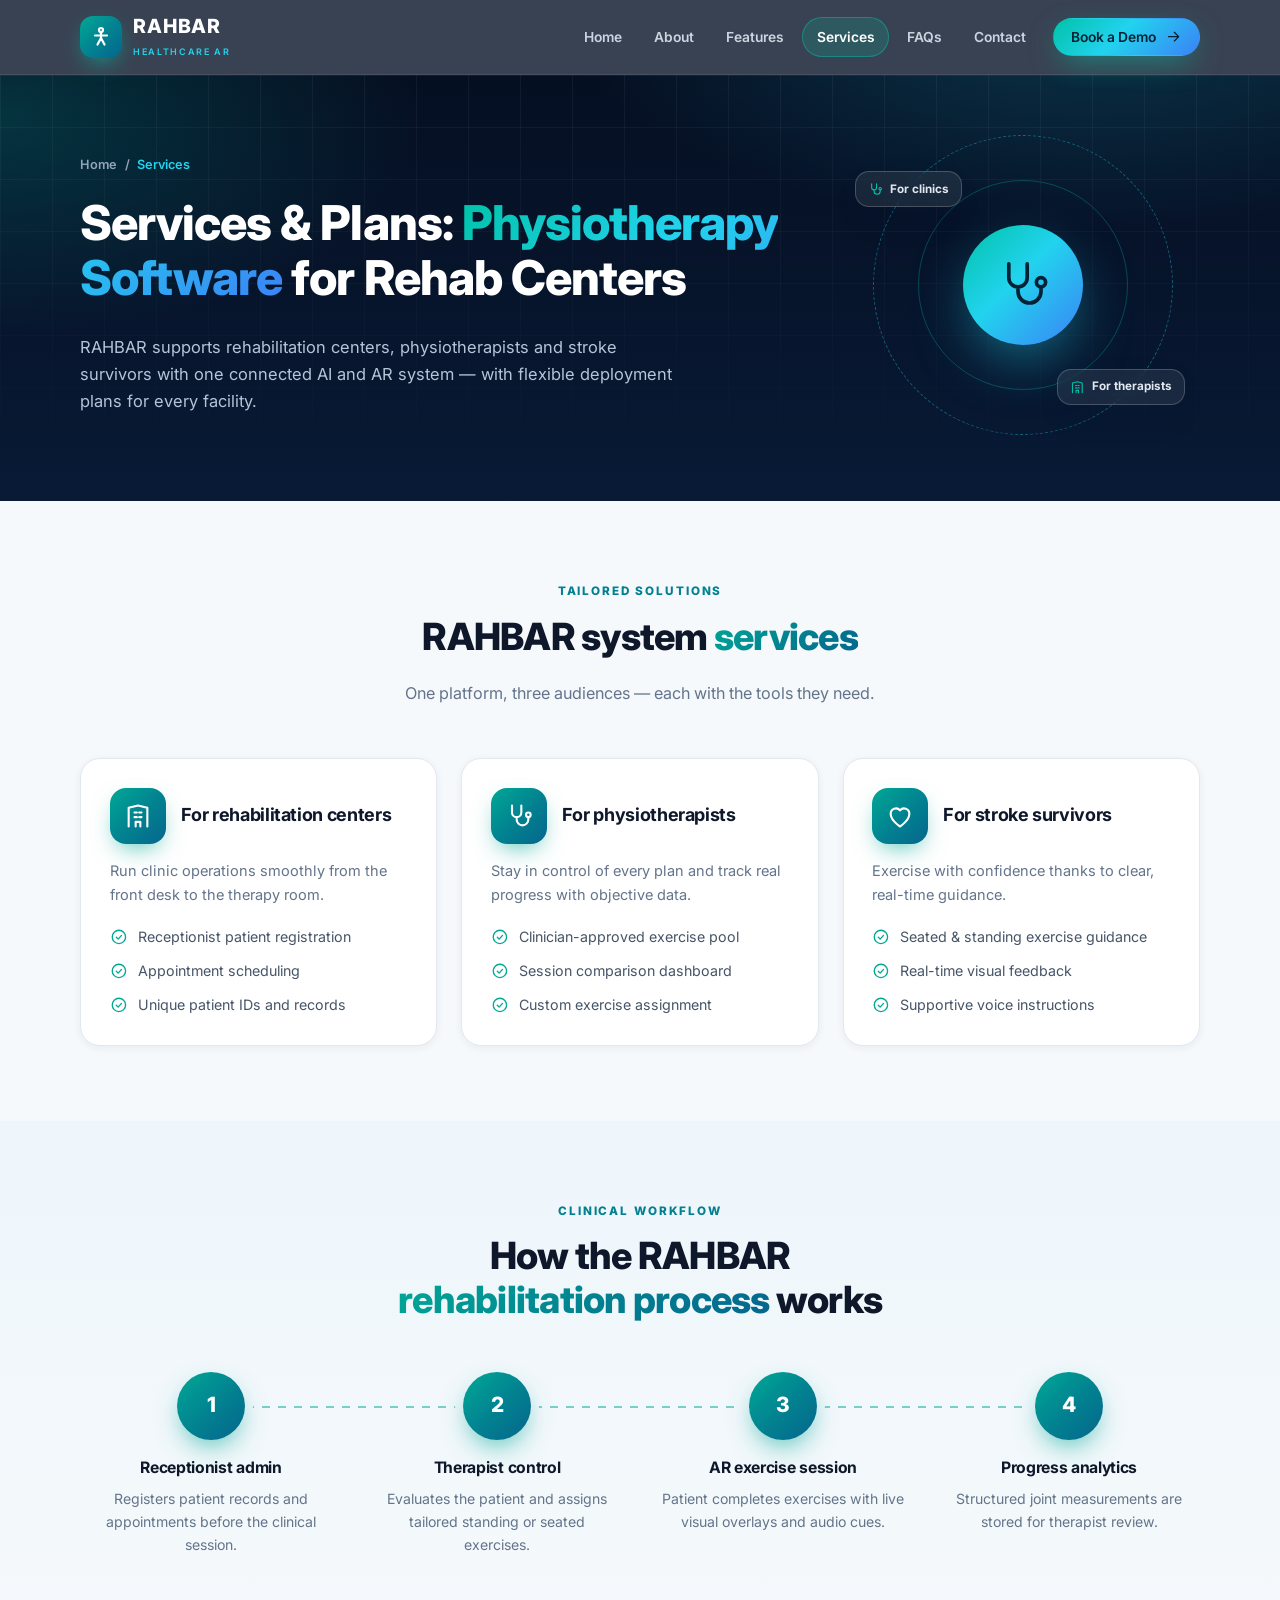
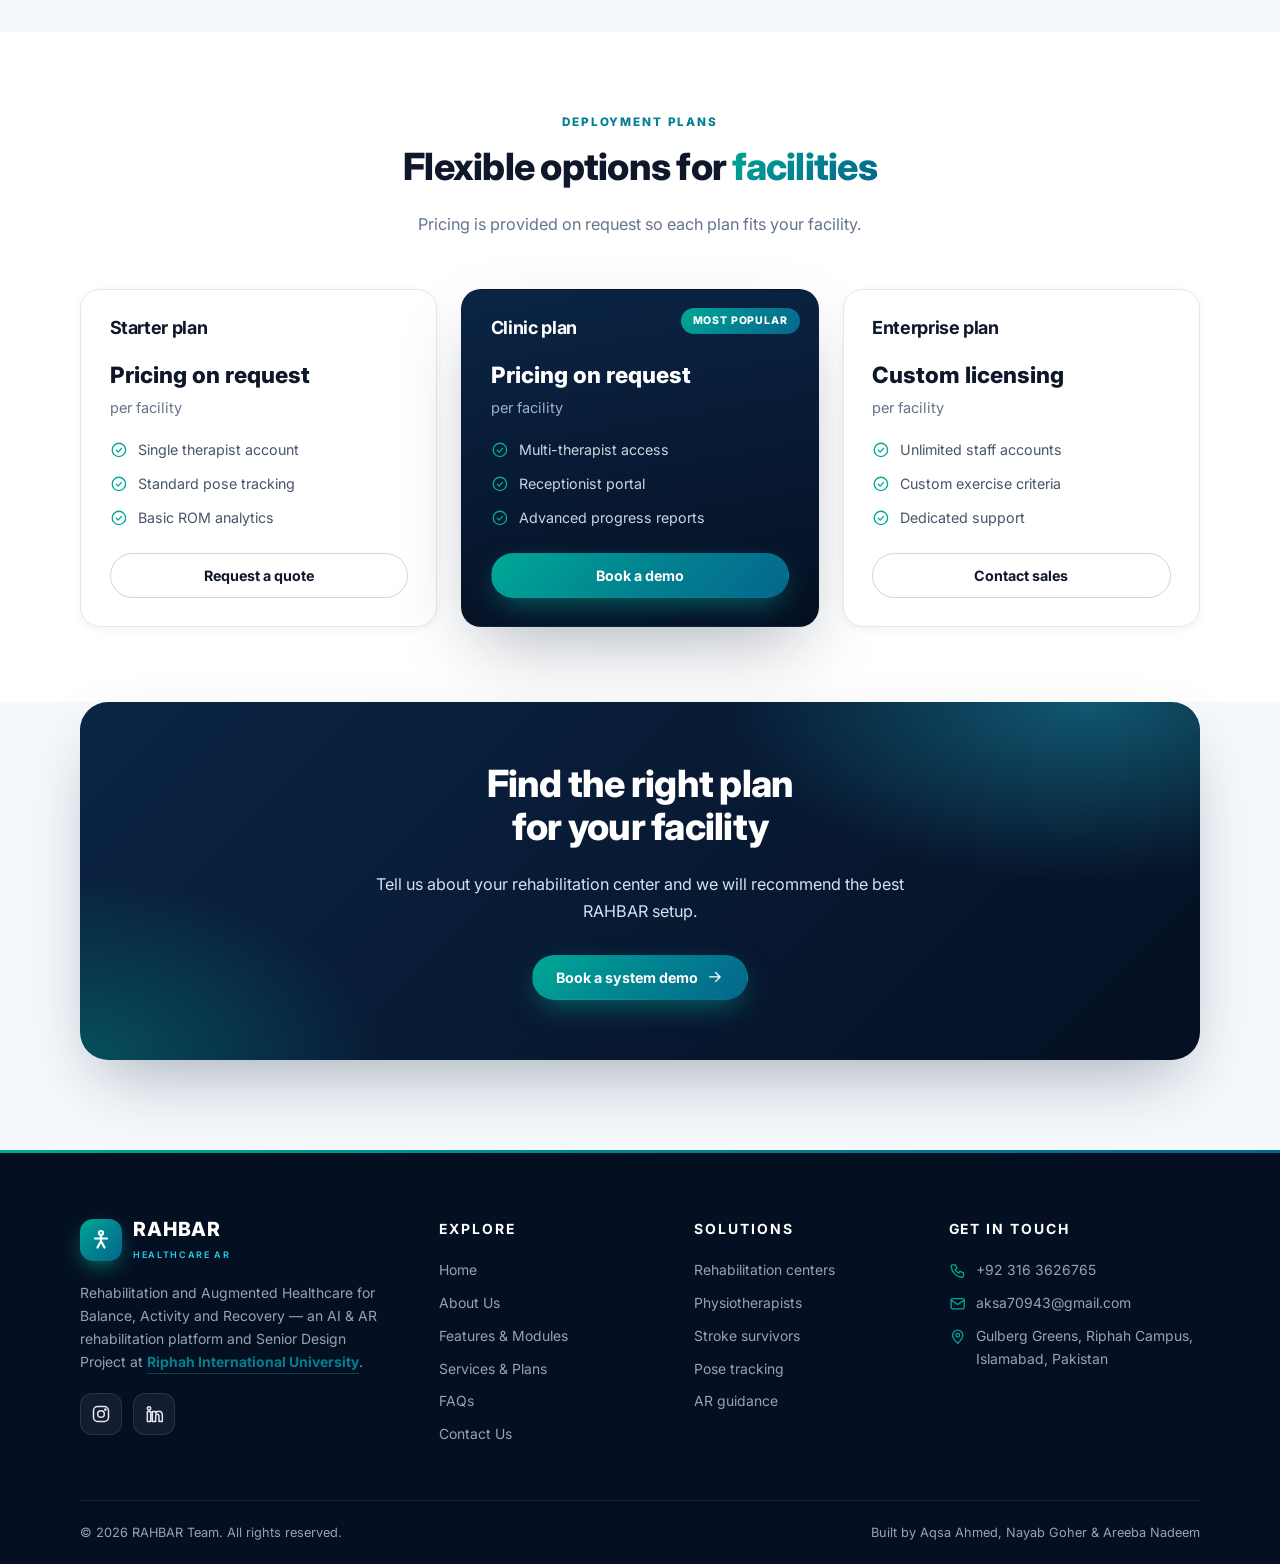
<file: services.html>
<!DOCTYPE html>
<html lang="en">
<head>
<meta charset="UTF-8">
<meta name="viewport" content="width=device-width, initial-scale=1">
<title>RAHBAR Services & Plans | Physiotherapy Software</title>
<meta name="description" content="RAHBAR services for rehab centers, physiotherapists and stroke survivors, with Starter, Clinic and Enterprise plans. Request a quote or book a demo.">
<meta name="robots" content="index, follow, max-image-preview:large">
<meta name="author" content="Aqsa Ahmed, Nayab Goher, Areeba Nadeem">
<meta name="theme-color" content="#050f22">
<meta name="google-site-verification" content="dlMSmjHl8p7r6S4Ci-u-tHUXVmQezp12WedfbL2QQdo">
<link rel="canonical" href="https://rahbar-website.vercel.app/services">
<link rel="icon" type="image/svg+xml" href="assets/images/favicon.svg">
<meta property="og:type" content="website">
<meta property="og:site_name" content="RAHBAR">
<meta property="og:title" content="RAHBAR Services & Plans | Physiotherapy Software">
<meta property="og:description" content="RAHBAR services for rehab centers, physiotherapists and stroke survivors, with Starter, Clinic and Enterprise plans. Request a quote or book a demo.">
<meta property="og:url" content="https://rahbar-website.vercel.app/services">
<meta property="og:image" content="https://rahbar-website.vercel.app/assets/images/rahbar-og-image.png">
<meta property="og:image:alt" content="RAHBAR AI and AR rehabilitation platform with real-time pose tracking">
<meta name="twitter:card" content="summary_large_image">
<meta name="twitter:title" content="RAHBAR Services & Plans | Physiotherapy Software">
<meta name="twitter:description" content="RAHBAR services for rehab centers, physiotherapists and stroke survivors, with Starter, Clinic and Enterprise plans. Request a quote or book a demo.">
<meta name="twitter:image" content="https://rahbar-website.vercel.app/assets/images/rahbar-og-image.png">
<link rel="preconnect" href="https://fonts.googleapis.com">
<link rel="preconnect" href="https://fonts.gstatic.com" crossorigin>
<link rel="stylesheet" href="https://fonts.googleapis.com/css2?family=Inter:wght@400;600;700;800&display=swap" media="print" onload="this.media='all'">
<noscript><link rel="stylesheet" href="https://fonts.googleapis.com/css2?family=Inter:wght@400;600;700;800&display=swap"></noscript>
<link rel="stylesheet" href="css/style.css">
<script type="application/ld+json">{"@context": "https://schema.org", "@type": "BreadcrumbList", "itemListElement": [{"@type": "ListItem", "position": 1, "name": "Home", "item": "https://rahbar-website.vercel.app/"}, {"@type": "ListItem", "position": 2, "name": "Services", "item": "https://rahbar-website.vercel.app/services"}]}</script>
<script type="application/ld+json">{"@context": "https://schema.org", "@type": "SoftwareApplication", "name": "RAHBAR Rehabilitation System", "applicationCategory": "HealthApplication", "operatingSystem": "Web", "description": "AI-powered, camera-based pose tracking and Augmented Reality guidance for stroke rehabilitation, with joint angle and range-of-motion analytics."}</script>
<script>window.dataLayer=window.dataLayer||[];function gtag(){dataLayer.push(arguments);}gtag('js',new Date());gtag('config','G-0WSTZ1KFX3');(function(){var l=false;function g(){if(l)return;l=true;var s=document.createElement('script');s.async=true;s.src='https://www.googletagmanager.com/gtag/js?id=G-0WSTZ1KFX3';document.head.appendChild(s);}['scroll','click','touchstart','keydown','mousemove'].forEach(function(e){addEventListener(e,g,{once:true,passive:true});});setTimeout(g,6000);})();</script>
</head>
<body class="home">
<a class="skip" href="#main">Skip to content</a>
<header class="site-header">
  <div class="container nav">
    <a class="brand" href="index.html" aria-label="RAHBAR home">
      <span class="brand-mark"><svg viewBox="0 0 24 24" aria-hidden="true"><circle cx="12" cy="5" r="2"/><path d="M12 7.5v5.5m0 0-3.5 6.5M12 13l3.5 6.5M6 10.5h12"/></svg></span>
      <span><span class="brand-name">RAHBAR</span><span class="brand-sub">Healthcare AR</span></span>
    </a>
    <button class="menu-btn" id="menu-btn" aria-label="Toggle navigation menu" aria-expanded="false" aria-controls="nav-links"><svg class="icon i-open" aria-hidden="true" viewBox="0 0 24 24"><path d="M4 7h16M4 12h16M4 17h16"/></svg><svg class="icon i-close" aria-hidden="true" viewBox="0 0 24 24"><path d="M6 6l12 12M18 6 6 18"/></svg></button>
    <nav class="nav-links" id="nav-links" aria-label="Main navigation">
      <a href="index.html">Home</a><a href="about.html">About</a><a href="features.html">Features</a><a href="services.html" aria-current="page">Services</a><a href="faq.html">FAQs</a><a href="contact.html">Contact</a>
      <span class="nav-cta"><a class="btn btn-primary btn-sm" href="contact.html#demo">Book a Demo <svg class="icon arrow" aria-hidden="true" viewBox="0 0 24 24"><path d="M5 12h14m-6-6 6 6-6 6"/></svg></a></span>
    </nav>
  </div>
</header>
<main id="main">
<section class="page-hero">
  <div class="container ph-grid">
    <div>
      <nav class="crumbs" aria-label="Breadcrumb"><a href="index.html">Home</a><span aria-hidden="true">/</span><span aria-current="page">Services</span></nav>
      <h1>Services &amp; Plans: <span class="grad-text">Physiotherapy Software</span> for Rehab Centers</h1>
      <p class="lead">RAHBAR supports rehabilitation centers, physiotherapists and stroke survivors with one connected AI and AR system &mdash; with flexible deployment plans for every facility.</p>
    </div>
    <div class="ph-art" aria-hidden="true"><span class="ring r1"></span><span class="ring r2"></span><div class="ph-core"><svg class="icon " aria-hidden="true" viewBox="0 0 24 24"><path d="M6 3v6a4 4 0 0 0 8 0V3M10 13v2a5 5 0 0 0 10 0v-2"/><circle cx="20" cy="11" r="2"/></svg></div><span class="ph-chip c1"><svg class="icon " aria-hidden="true" viewBox="0 0 24 24"><path d="M6 3v6a4 4 0 0 0 8 0V3M10 13v2a5 5 0 0 0 10 0v-2"/><circle cx="20" cy="11" r="2"/></svg>For clinics</span><span class="ph-chip c2"><svg class="icon " aria-hidden="true" viewBox="0 0 24 24"><path d="M4 21V5l8-2 8 2v16M9 9h2M13 9h2M9 13h2M13 13h2M10 21v-4h4v4"/></svg>For therapists</span></div>
  </div>
</section>

<section class="section">
  <div class="container">
    <div class="section-head reveal"><span class="kicker">Tailored solutions</span><h2>RAHBAR system <span class="grad-text">services</span></h2><p>One platform, three audiences &mdash; each with the tools they need.</p></div>
    <div class="grid g3">
      <article class="card solid reveal" id="centers"><div class="aud-head"><div class="icon-badge"><svg class="icon " aria-hidden="true" viewBox="0 0 24 24"><path d="M4 21V5l8-2 8 2v16M9 9h2M13 9h2M9 13h2M13 13h2M10 21v-4h4v4"/></svg></div><h3>For rehabilitation centers</h3></div><p>Run clinic operations smoothly from the front desk to the therapy room.</p><ul class="checks"><li><svg class="icon " aria-hidden="true" viewBox="0 0 24 24"><circle cx="12" cy="12" r="9"/><path d="m8.5 12.5 2.5 2.5 4.5-5"/></svg>Receptionist patient registration</li><li><svg class="icon " aria-hidden="true" viewBox="0 0 24 24"><circle cx="12" cy="12" r="9"/><path d="m8.5 12.5 2.5 2.5 4.5-5"/></svg>Appointment scheduling</li><li><svg class="icon " aria-hidden="true" viewBox="0 0 24 24"><circle cx="12" cy="12" r="9"/><path d="m8.5 12.5 2.5 2.5 4.5-5"/></svg>Unique patient IDs and records</li></ul></article>
      <article class="card solid reveal" id="physiotherapists" style="--d:.1s"><div class="aud-head"><div class="icon-badge"><svg class="icon " aria-hidden="true" viewBox="0 0 24 24"><path d="M6 3v6a4 4 0 0 0 8 0V3M10 13v2a5 5 0 0 0 10 0v-2"/><circle cx="20" cy="11" r="2"/></svg></div><h3>For physiotherapists</h3></div><p>Stay in control of every plan and track real progress with objective data.</p><ul class="checks"><li><svg class="icon " aria-hidden="true" viewBox="0 0 24 24"><circle cx="12" cy="12" r="9"/><path d="m8.5 12.5 2.5 2.5 4.5-5"/></svg>Clinician-approved exercise pool</li><li><svg class="icon " aria-hidden="true" viewBox="0 0 24 24"><circle cx="12" cy="12" r="9"/><path d="m8.5 12.5 2.5 2.5 4.5-5"/></svg>Session comparison dashboard</li><li><svg class="icon " aria-hidden="true" viewBox="0 0 24 24"><circle cx="12" cy="12" r="9"/><path d="m8.5 12.5 2.5 2.5 4.5-5"/></svg>Custom exercise assignment</li></ul></article>
      <article class="card solid reveal" id="patients" style="--d:.2s"><div class="aud-head"><div class="icon-badge"><svg class="icon " aria-hidden="true" viewBox="0 0 24 24"><path d="M12 21s-8-5.2-8-11a4.5 4.5 0 0 1 8-2.8A4.5 4.5 0 0 1 20 10c0 5.8-8 11-8 11z"/></svg></div><h3>For stroke survivors</h3></div><p>Exercise with confidence thanks to clear, real-time guidance.</p><ul class="checks"><li><svg class="icon " aria-hidden="true" viewBox="0 0 24 24"><circle cx="12" cy="12" r="9"/><path d="m8.5 12.5 2.5 2.5 4.5-5"/></svg>Seated &amp; standing exercise guidance</li><li><svg class="icon " aria-hidden="true" viewBox="0 0 24 24"><circle cx="12" cy="12" r="9"/><path d="m8.5 12.5 2.5 2.5 4.5-5"/></svg>Real-time visual feedback</li><li><svg class="icon " aria-hidden="true" viewBox="0 0 24 24"><circle cx="12" cy="12" r="9"/><path d="m8.5 12.5 2.5 2.5 4.5-5"/></svg>Supportive voice instructions</li></ul></article>
    </div>
  </div>
</section>

<section class="section tint">
  <div class="container">
    <div class="section-head reveal"><span class="kicker">Clinical workflow</span><h2>How the RAHBAR <span class="grad-text">rehabilitation process</span> works</h2></div>
    <div class="steps">
      <div class="step reveal"><div class="step-num">1</div><h3>Receptionist admin</h3><p>Registers patient records and appointments before the clinical session.</p></div>
      <div class="step reveal" style="--d:.1s"><div class="step-num">2</div><h3>Therapist control</h3><p>Evaluates the patient and assigns tailored standing or seated exercises.</p></div>
      <div class="step reveal" style="--d:.2s"><div class="step-num">3</div><h3>AR exercise session</h3><p>Patient completes exercises with live visual overlays and audio cues.</p></div>
      <div class="step reveal" style="--d:.3s"><div class="step-num">4</div><h3>Progress analytics</h3><p>Structured joint measurements are stored for therapist review.</p></div>
    </div>
  </div>
</section>

<section class="section alt" id="pricing">
  <div class="container">
    <div class="section-head reveal"><span class="kicker">Deployment plans</span><h2>Flexible options for <span class="grad-text">facilities</span></h2><p>Pricing is provided on request so each plan fits your facility.</p></div>
    <div class="grid g3">
      <article class="card plan reveal">
  
  <h3>Starter plan</h3><div class="price">Pricing on request</div><p>per facility</p>
  <ul class="checks"><li><svg class="icon " aria-hidden="true" viewBox="0 0 24 24"><circle cx="12" cy="12" r="9"/><path d="m8.5 12.5 2.5 2.5 4.5-5"/></svg>Single therapist account</li><li><svg class="icon " aria-hidden="true" viewBox="0 0 24 24"><circle cx="12" cy="12" r="9"/><path d="m8.5 12.5 2.5 2.5 4.5-5"/></svg>Standard pose tracking</li><li><svg class="icon " aria-hidden="true" viewBox="0 0 24 24"><circle cx="12" cy="12" r="9"/><path d="m8.5 12.5 2.5 2.5 4.5-5"/></svg>Basic ROM analytics</li></ul>
  <a class="btn btn-outline btn-block" href="contact.html#demo">Request a quote</a>
</article>
      <article class="card plan featured reveal">
  <span class="ribbon">Most popular</span>
  <h3>Clinic plan</h3><div class="price">Pricing on request</div><p>per facility</p>
  <ul class="checks"><li><svg class="icon " aria-hidden="true" viewBox="0 0 24 24"><circle cx="12" cy="12" r="9"/><path d="m8.5 12.5 2.5 2.5 4.5-5"/></svg>Multi-therapist access</li><li><svg class="icon " aria-hidden="true" viewBox="0 0 24 24"><circle cx="12" cy="12" r="9"/><path d="m8.5 12.5 2.5 2.5 4.5-5"/></svg>Receptionist portal</li><li><svg class="icon " aria-hidden="true" viewBox="0 0 24 24"><circle cx="12" cy="12" r="9"/><path d="m8.5 12.5 2.5 2.5 4.5-5"/></svg>Advanced progress reports</li></ul>
  <a class="btn btn-primary btn-block" href="contact.html#demo">Book a demo</a>
</article>
      <article class="card plan reveal">
  
  <h3>Enterprise plan</h3><div class="price">Custom licensing</div><p>per facility</p>
  <ul class="checks"><li><svg class="icon " aria-hidden="true" viewBox="0 0 24 24"><circle cx="12" cy="12" r="9"/><path d="m8.5 12.5 2.5 2.5 4.5-5"/></svg>Unlimited staff accounts</li><li><svg class="icon " aria-hidden="true" viewBox="0 0 24 24"><circle cx="12" cy="12" r="9"/><path d="m8.5 12.5 2.5 2.5 4.5-5"/></svg>Custom exercise criteria</li><li><svg class="icon " aria-hidden="true" viewBox="0 0 24 24"><circle cx="12" cy="12" r="9"/><path d="m8.5 12.5 2.5 2.5 4.5-5"/></svg>Dedicated support</li></ul>
  <a class="btn btn-outline btn-block" href="contact.html#demo">Contact sales</a>
</article>
    </div>
  </div>
</section>
<section class="cta-wrap"><div class="container"><div class="cta-band reveal">
  <h2>Find the right plan for your facility</h2><p>Tell us about your rehabilitation center and we will recommend the best RAHBAR setup.</p>
  <a class="btn btn-primary" href="contact.html#demo">Book a system demo <svg class="icon arrow" aria-hidden="true" viewBox="0 0 24 24"><path d="M5 12h14m-6-6 6 6-6 6"/></svg></a>
</div></div></section>
</main>
<footer class="site-footer">
  <div class="container">
    <div class="foot-grid">
      <div>
        <a class="brand" href="index.html" aria-label="RAHBAR home"><span class="brand-mark"><svg viewBox="0 0 24 24" aria-hidden="true"><circle cx="12" cy="5" r="2"/><path d="M12 7.5v5.5m0 0-3.5 6.5M12 13l3.5 6.5M6 10.5h12"/></svg></span><span><span class="brand-name">RAHBAR</span><span class="brand-sub">Healthcare AR</span></span></a>
        <p style="margin-top:1.2rem">Rehabilitation and Augmented Healthcare for Balance, Activity and Recovery &mdash; an AI &amp; AR rehabilitation platform and Senior Design Project at <a class="ext" href="https://www.riphah.edu.pk/" target="_blank" rel="noopener">Riphah International University</a>.</p>
        <div class="foot-social">
          <a href="https://www.instagram.com/rahbar_rehablitation" target="_blank" rel="noopener me" aria-label="RAHBAR on Instagram"><svg class="icon " aria-hidden="true" viewBox="0 0 24 24"><rect x="3" y="3" width="18" height="18" rx="5"/><circle cx="12" cy="12" r="4"/><circle cx="17.3" cy="6.7" r=".8" fill="currentColor"/></svg></a>
          <a href="https://www.linkedin.com/in/rahbar-rehabilitation-and-augmented-healthcarefor-balance-activity-and-recovery-4aa437291" target="_blank" rel="noopener me" aria-label="RAHBAR on LinkedIn"><svg class="icon " aria-hidden="true" viewBox="0 0 24 24"><path d="M4 9h4v12H4zM6 3.2a2 2 0 1 1 0 4 2 2 0 0 1 0-4zM10 9h4v2c.9-1.5 2.4-2.3 4-2.3 3 0 4 2 4 5.3v7h-4v-6c0-1.6-.6-2.6-2-2.6s-2 1.1-2 2.6v6h-4z"/></svg></a>
        </div>
      </div>
      <div>
        <p class="foot-title">Explore</p>
        <ul>
          <li><a href="index.html">Home</a></li>
          <li><a href="about.html">About Us</a></li>
          <li><a href="features.html">Features &amp; Modules</a></li>
          <li><a href="services.html">Services &amp; Plans</a></li>
          <li><a href="faq.html">FAQs</a></li>
          <li><a href="contact.html">Contact Us</a></li>
        </ul>
      </div>
      <div>
        <p class="foot-title">Solutions</p>
        <ul>
          <li><a href="services.html#centers">Rehabilitation centers</a></li>
          <li><a href="services.html#physiotherapists">Physiotherapists</a></li>
          <li><a href="services.html#patients">Stroke survivors</a></li>
          <li><a href="features.html#pose-tracking">Pose tracking</a></li>
          <li><a href="features.html#ar-guidance">AR guidance</a></li>
        </ul>
      </div>
      <div>
        <p class="foot-title">Get in touch</p>
        <ul class="foot-contact">
          <li><svg class="icon " aria-hidden="true" viewBox="0 0 24 24"><path d="M5 4h4l2 5-2.5 1.5a11 11 0 0 0 5 5L15 13l5 2v4a2 2 0 0 1-2 2A16 16 0 0 1 3 6a2 2 0 0 1 2-2z"/></svg><a href="tel:+923163626765">+92 316 3626765</a></li>
          <li><svg class="icon " aria-hidden="true" viewBox="0 0 24 24"><rect x="3" y="5" width="18" height="14" rx="2"/><path d="m3 7 9 6 9-6"/></svg><a href="mailto:aksa70943@gmail.com">aksa70943@gmail.com</a></li>
          <li><svg class="icon " aria-hidden="true" viewBox="0 0 24 24"><path d="M12 21s7-6.2 7-11a7 7 0 0 0-14 0c0 4.8 7 11 7 11z"/><circle cx="12" cy="10" r="2.5"/></svg><span>Gulberg Greens, Riphah Campus, Islamabad, Pakistan</span></li>
        </ul>
      </div>
    </div>
    <div class="foot-bottom">
      <span>&copy; <span id="year">2026</span> RAHBAR Team. All rights reserved.</span>
      <span>Built by Aqsa Ahmed, Nayab Goher &amp; Areeba Nadeem</span>
    </div>
  </div>
</footer>
<script src="js/main.js" defer></script>
</body>
</html>
</file>
<file: css/style.css>
:root{
  --navy-950:#050f22;
  --navy-900:#081a35;
  --navy-800:#0b2545;
  --navy-700:#123560;
  --teal:#00a896;
  --teal-600:#028090;
  --cyan:#22d3ee;
  --blue:#3b82f6;
  --violet:#8b5cf6;
  --ink:#0f172a;
  --slate-700:#334155;
  --slate-600:#475569;
  --slate-500:#64748b;
  --slate-300:#cbd5e1;
  --slate-200:#e2e8f0;
  --slate-100:#f1f5f9;
  --bg:#f5f9fc;
  --white:#fff;
  --grad:linear-gradient(135deg,#00a896 0%,#028090 55%,#05668d 100%);
  --grad-soft:linear-gradient(135deg,rgba(0,168,150,.12),rgba(5,102,141,.10));
  --light:#f0f8ff;
  --radius:20px;
  --shadow-sm:0 2px 8px rgba(8,26,53,.06);
  --shadow:0 14px 40px -12px rgba(8,26,53,.18);
  --shadow-lg:0 30px 70px -20px rgba(8,26,53,.35);
  --font:'Inter',system-ui,-apple-system,'Segoe UI',Roboto,Helvetica,Arial,sans-serif;
}
*,*::before,*::after{box-sizing:border-box}
html{scroll-behavior:smooth;-webkit-text-size-adjust:100%;font-size:15px}
body{margin:0;font-family:var(--font);color:var(--slate-700);background:var(--bg);line-height:1.65;font-size:16px;-webkit-font-smoothing:antialiased;overflow-x:hidden}
img,svg{max-width:100%;display:block}
a{color:inherit;text-decoration:none}
h1,h2,h3,h4{text-wrap:balance;color:var(--ink);line-height:1.15;margin:0 0 .6em;letter-spacing:-.02em}
h1{font-size:clamp(2.2rem,4.2vw,3.6rem);font-weight:800}
h2{font-size:clamp(1.8rem,3vw,2.5rem);font-weight:800}
h3{font-size:1.2rem;font-weight:700}
h4{font-size:1rem;font-weight:700}
p{margin:0 0 1em}
ul{margin:0;padding:0;list-style:none}
:focus-visible{outline:3px solid var(--cyan);outline-offset:3px;border-radius:8px}
.skip{position:absolute;left:-999px;top:8px;background:#fff;color:var(--ink);padding:10px 16px;border-radius:10px;z-index:200}
.skip:focus{left:8px}
.icon{width:1.25em;height:1.25em;stroke:currentColor;fill:none;stroke-width:1.8;stroke-linecap:round;stroke-linejoin:round;flex:none}
.container{width:min(1120px,92%);margin-inline:auto}
.grad-text{background:var(--grad);-webkit-background-clip:text;background-clip:text;color:transparent}

/* ---------- Buttons ---------- */
.btn{display:inline-flex;align-items:center;justify-content:center;gap:.55rem;padding:.85rem 1.5rem;border-radius:999px;font-weight:700;font-size:.95rem;border:1.5px solid transparent;cursor:pointer;transition:transform .25s,box-shadow .25s,background .25s,color .25s,border-color .25s;font-family:inherit;line-height:1.2}
.btn .icon{transition:transform .25s}
.btn:hover .icon.arrow{transform:translateX(4px)}
.btn-primary{background:var(--grad);color:#fff;box-shadow:0 10px 30px -8px rgba(0,168,150,.65)}
.btn-primary:hover{transform:translateY(-2px);box-shadow:0 16px 36px -8px rgba(0,168,150,.8)}
.btn-ghost{background:#fff;color:var(--navy-800);border-color:var(--slate-300)}
.btn-ghost:hover{border-color:var(--teal);color:var(--teal-600);transform:translateY(-2px)}
.btn-dark{background:var(--navy-800);color:#fff}
.btn-dark:hover{background:var(--navy-700);transform:translateY(-2px)}
.btn-outline{border-color:var(--slate-300);color:var(--ink);background:#fff}
.btn-outline:hover{border-color:var(--teal);color:var(--teal-600);transform:translateY(-2px)}
.btn-sm{padding:.6rem 1.15rem;font-size:.88rem}
.btn-block{width:100%}

/* ---------- Header ---------- */
.site-header{position:sticky;top:0;z-index:100;background:rgba(255,255,255,.88);backdrop-filter:saturate(1.4) blur(16px);-webkit-backdrop-filter:saturate(1.4) blur(16px);border-bottom:1px solid var(--slate-200);transition:background .3s,box-shadow .3s}
.site-header.scrolled{background:rgba(255,255,255,.97);box-shadow:0 10px 30px -14px rgba(8,26,53,.25)}
.nav{display:flex;align-items:center;justify-content:space-between;height:74px;gap:1rem}
.brand{display:flex;align-items:center;gap:.75rem;color:var(--navy-800)}
.brand-mark{width:42px;height:42px;border-radius:13px;background:var(--grad);display:grid;place-items:center;box-shadow:0 8px 22px -8px rgba(0,168,150,.7)}
.brand-mark svg{width:24px;height:24px;stroke:#fff;fill:none;stroke-width:2.2;stroke-linecap:round;stroke-linejoin:round}
.brand-name{font-weight:800;font-size:1.3rem;letter-spacing:.04em;line-height:1}
.brand-sub{display:block;font-size:.6rem;font-weight:600;letter-spacing:.18em;text-transform:uppercase;color:var(--teal-600);margin-top:4px}
.nav-links{display:flex;align-items:center;gap:.25rem}
.nav-links a{color:var(--slate-600);font-weight:600;font-size:.92rem;padding:.55rem .95rem;border-radius:999px;transition:color .2s,background .2s}
.nav-links a:hover{color:var(--navy-800);background:var(--slate-100)}
.nav-links a[aria-current="page"]{color:var(--teal-600);background:rgba(0,168,150,.1);box-shadow:inset 0 0 0 1px rgba(0,168,150,.35)}
.nav-cta{margin-left:.6rem}
.nav-links a.btn-primary{color:#fff;padding:.6rem 1.15rem}
.nav-links a.btn-primary:hover{background:var(--grad);color:#fff}
.site-footer .brand{color:#fff}
.site-footer .brand-sub{color:var(--cyan)}
.menu-btn{display:none;width:44px;height:44px;border-radius:12px;border:1px solid var(--slate-300);background:#fff;color:var(--navy-800);cursor:pointer;place-items:center}
.menu-btn .icon{width:22px;height:22px}
.menu-btn .i-close{display:none}
.menu-btn[aria-expanded="true"] .i-close{display:block}
.menu-btn[aria-expanded="true"] .i-open{display:none}

/* ---------- Hero ---------- */
.hero{position:relative;color:var(--slate-600);background:radial-gradient(900px 500px at 85% -10%,rgba(2,128,144,.14),transparent 60%),radial-gradient(700px 420px at 0% 10%,rgba(0,168,150,.14),transparent 60%),linear-gradient(180deg,var(--light),#fff 70%,var(--bg));overflow:hidden;isolation:isolate}
.hero::before{content:"";position:absolute;inset:0;z-index:-1;background-image:linear-gradient(rgba(11,37,69,.045) 1px,transparent 1px),linear-gradient(90deg,rgba(11,37,69,.045) 1px,transparent 1px);background-size:56px 56px;mask-image:radial-gradient(ellipse at 50% 30%,#000 25%,transparent 75%);-webkit-mask-image:radial-gradient(ellipse at 50% 30%,#000 25%,transparent 75%)}
.blob{position:absolute;border-radius:50%;opacity:.5;z-index:-1;will-change:transform;animation:float 14s ease-in-out infinite}
.blob.b1{width:340px;height:340px;background:radial-gradient(circle,#00a896 0,rgba(0,168,150,0) 70%);left:-90px;top:120px;opacity:.3}
.blob.b2{width:380px;height:380px;background:radial-gradient(circle,#3b82f6 0,rgba(59,130,246,0) 70%);right:-100px;bottom:18%;opacity:.22;animation-delay:-6s}
@keyframes float{0%,100%{transform:translate(0,0)}50%{transform:translate(30px,-30px)}}
.hero-grid{display:grid;grid-template-columns:1.08fr .92fr;gap:3rem;align-items:center;padding:3.6rem 0 5.2rem}
.eyebrow{display:inline-flex;align-items:center;gap:.55rem;padding:.4rem .95rem;border-radius:999px;font-size:.78rem;font-weight:700;letter-spacing:.1em;text-transform:uppercase;color:var(--teal-600);background:rgba(0,168,150,.1);border:1px solid rgba(0,168,150,.3);margin-bottom:1.4rem}
.eyebrow .dot{width:8px;height:8px;border-radius:50%;background:var(--teal);box-shadow:0 0 0 0 rgba(0,168,150,.7);animation:blink 2s infinite}
@keyframes pulse{70%{box-shadow:0 0 0 10px rgba(0,168,150,0)}100%{box-shadow:0 0 0 0 rgba(0,168,150,0)}}
.hero h1{color:var(--navy-800)}
.hero .lead{font-size:1.08rem;color:var(--slate-600);max-width:58ch;margin:1.3rem 0 2rem}
.hero-actions{display:flex;flex-wrap:wrap;gap:.9rem;margin-bottom:2.4rem}
.chips{display:flex;flex-wrap:wrap;gap:.7rem}
.chip{display:flex;align-items:center;gap:.6rem;padding:.55rem .95rem;border-radius:14px;background:#fff;border:1px solid var(--slate-200);box-shadow:var(--shadow-sm);font-size:.85rem;font-weight:600;color:var(--navy-800)}
.chip .icon{color:var(--teal)}

/* Device / pose preview */
.device{max-width:440px;margin-left:auto;position:relative;border-radius:28px;padding:14px;background:linear-gradient(145deg,#12396a,#081a35);border:1px solid rgba(8,26,53,.25);box-shadow:var(--shadow-lg),0 0 70px -24px rgba(2,128,144,.55);animation:bob 7s ease-in-out infinite}
@keyframes bob{0%,100%{transform:translateY(0)}50%{transform:translateY(-10px)}}
.screen{position:relative;border-radius:18px;overflow:hidden;background:radial-gradient(circle at 50% 35%,#0e2f57,#06142b 70%);aspect-ratio:4/4.1}
.screen svg.pose{position:absolute;left:0;right:0;top:34px;width:100%;height:calc(100% - 140px)}
.screen-top{position:absolute;left:14px;right:14px;top:14px;display:flex;justify-content:space-between;align-items:center;font-size:.72rem;font-weight:700;color:#e2e8f0;z-index:2}
.live{display:inline-flex;align-items:center;gap:.4rem;padding:.3rem .65rem;border-radius:999px;background:rgba(239,68,68,.18);border:1px solid rgba(239,68,68,.5);color:#fecaca;letter-spacing:.08em}
.live::before{content:"";width:7px;height:7px;border-radius:50%;background:#ef4444;animation:blink 1.2s infinite}
@keyframes blink{50%{opacity:.25}}
.scan{position:absolute;left:0;right:0;top:0;height:70px;will-change:transform;background:linear-gradient(180deg,transparent,rgba(34,211,238,.22),transparent);animation:scan 4.5s linear infinite;z-index:1}
@keyframes scan{0%{transform:translateY(-70px)}100%{transform:translateY(420px)}}
.joint{animation:jpulse 2.4s ease-in-out infinite;transform-box:fill-box;transform-origin:center}
@keyframes jpulse{50%{transform:scale(1.35)}}
.readouts{position:absolute;left:12px;right:12px;bottom:12px;display:grid;grid-template-columns:repeat(3,1fr);gap:8px;z-index:2}
.readout{padding:.55rem .65rem;border-radius:12px;background:rgba(5,15,34,.72);border:1px solid rgba(255,255,255,.12);backdrop-filter:blur(6px)}
.readout small{display:block;font-size:.62rem;color:#94a3b8;font-weight:600;letter-spacing:.06em;text-transform:uppercase}
.readout b{display:block;font-size:1.05rem;color:#fff}
.readout i{font-style:normal;font-size:.62rem;font-weight:700;color:var(--teal)}
.float-badge{position:absolute;display:flex;align-items:center;gap:.6rem;padding:.65rem .9rem;border-radius:16px;background:#fff;box-shadow:var(--shadow);font-size:.8rem;font-weight:700;color:var(--ink);z-index:3}
.float-badge span{display:grid;place-items:center;width:34px;height:34px;border-radius:10px;background:var(--grad);color:#fff}
.float-badge small{display:block;font-weight:600;color:var(--slate-500);font-size:.7rem}
.fb1{left:-34px;top:22%;animation:bob 6s ease-in-out infinite;animation-delay:-2s}
.fb2{right:-24px;bottom:24%;animation:bob 8s ease-in-out infinite;animation-delay:-4s}
.demo-note{text-align:center;font-size:.75rem;color:var(--slate-500);margin:.9rem 0 0}

/* Page hero (inner pages) */
.page-hero{position:relative;color:#cbd5e1;padding:4rem 0 4.4rem;background:radial-gradient(900px 400px at 85% -20%,rgba(34,211,238,.22),transparent 60%),radial-gradient(700px 360px at 0% 10%,rgba(0,194,168,.2),transparent 60%),linear-gradient(180deg,var(--navy-950),var(--navy-900));overflow:hidden;isolation:isolate}
.page-hero::before{content:"";position:absolute;inset:0;z-index:-1;background-image:linear-gradient(rgba(255,255,255,.05) 1px,transparent 1px),linear-gradient(90deg,rgba(255,255,255,.05) 1px,transparent 1px);background-size:52px 52px;mask-image:linear-gradient(180deg,#000,transparent);-webkit-mask-image:linear-gradient(180deg,#000,transparent)}
.page-hero .grad-text{background:linear-gradient(135deg,#00c2a8 0%,#22d3ee 45%,#3b82f6 100%);-webkit-background-clip:text;background-clip:text;color:transparent}
.page-hero h1{color:#fff;font-size:clamp(2.1rem,4.2vw,3.2rem);max-width:22ch}
.page-hero p.lead{max-width:60ch;font-size:1.1rem;color:#b6c4d8;margin:0}
.crumbs{display:flex;gap:.5rem;align-items:center;font-size:.85rem;font-weight:600;margin-bottom:1.3rem;color:#94a3b8}
.crumbs a:hover{color:var(--cyan)}
.crumbs span[aria-current]{color:var(--cyan)}

/* Page-hero artwork */
.ph-grid{display:grid;grid-template-columns:1.35fr .65fr;gap:2rem;align-items:center}
.ph-art{position:relative;width:min(300px,100%);aspect-ratio:1;margin-inline:auto}
.ph-art .ring{position:absolute;border-radius:50%;border:1.5px dashed rgba(34,211,238,.4);animation:spin 40s linear infinite}
.ph-art .r1{inset:0}.ph-art .r2{inset:15%;animation-direction:reverse;border-style:solid;border-color:rgba(0,194,168,.3)}
@keyframes spin{to{transform:rotate(360deg)}}
.ph-core{position:absolute;inset:30%;border-radius:50%;background:linear-gradient(135deg,#00c2a8 0%,#22d3ee 45%,#3b82f6 100%);display:grid;place-items:center;color:#042235;box-shadow:0 20px 60px -14px rgba(34,211,238,.6)}
.ph-core .icon{width:46%;height:46%;stroke-width:1.6}
.ph-chip{position:absolute;display:flex;align-items:center;gap:.5rem;padding:.5rem .8rem;border-radius:14px;background:rgba(255,255,255,.08);border:1px solid rgba(255,255,255,.2);backdrop-filter:blur(8px);box-shadow:var(--shadow);font-size:.78rem;font-weight:700;color:#e2e8f0;white-space:nowrap;animation:bob 6s ease-in-out infinite}
.ph-chip .icon{color:#00c2a8}
.ph-chip.c1{left:-6%;top:12%}.ph-chip.c2{right:-4%;bottom:10%;animation-delay:-3s}

/* ---------- Sections ---------- */
.section{padding:5rem 0;position:relative}
.section.alt{background:#fff}
.section.tint{background:linear-gradient(180deg,#eef6fb,#f5f9fc)}
.section.dark{background:linear-gradient(180deg,var(--navy-900),var(--navy-950));color:#b6c4d8}
.section.dark h2,.section.dark h3{color:#fff}
.section-head{text-align:center;max-width:720px;margin:0 auto 3.4rem}
.section-head .kicker{display:inline-block;font-size:.78rem;font-weight:800;letter-spacing:.16em;text-transform:uppercase;color:var(--teal-600);margin-bottom:.9rem}
.section.dark .kicker{color:var(--cyan)}
.section-head p{color:var(--slate-500);font-size:1.08rem;margin:0}
.section.dark .section-head p{color:#9fb0c8}
.grid{display:grid;gap:1.6rem}
.g2{grid-template-columns:repeat(2,1fr)}
.g3{grid-template-columns:repeat(3,1fr)}
.g4{grid-template-columns:repeat(4,1fr)}

/* Stats strip */
.stats{position:relative;margin-top:-3.2rem;z-index:5}
.stats-card{display:grid;grid-template-columns:repeat(4,1fr);background:#fff;border-radius:var(--radius);box-shadow:var(--shadow);border:1px solid var(--slate-200)}
.stat{padding:1.7rem 1.4rem;text-align:center;position:relative}
.stat+.stat::before{content:"";position:absolute;left:0;top:22%;height:56%;width:1px;background:var(--slate-200)}
.stat b{display:block;font-size:2.2rem;font-weight:800;line-height:1;margin-bottom:.4rem;background:var(--grad);-webkit-background-clip:text;background-clip:text;color:transparent}
.stat span{font-size:.88rem;font-weight:600;color:var(--slate-500)}

/* Cards */
.card{position:relative;background:#fff;border:1px solid var(--slate-200);border-radius:var(--radius);padding:1.9rem;box-shadow:var(--shadow-sm);transition:transform .3s,box-shadow .3s,border-color .3s;overflow:hidden}
.card::after{content:"";position:absolute;inset:0;border-radius:inherit;padding:1.5px;background:var(--grad);-webkit-mask:linear-gradient(#000 0 0) content-box,linear-gradient(#000 0 0);-webkit-mask-composite:xor;mask-composite:exclude;opacity:0;transition:opacity .3s;pointer-events:none}
.card:hover{transform:translateY(-6px);box-shadow:var(--shadow)}
.card:hover::after{opacity:1}
.card p{color:var(--slate-500);margin:0;font-size:.97rem}
.icon-badge{width:56px;height:56px;border-radius:16px;display:grid;place-items:center;background:var(--grad-soft);color:var(--teal-600);margin-bottom:1.2rem;border:1px solid rgba(0,168,150,.25)}
.icon-badge .icon{width:28px;height:28px}
.card.solid .icon-badge{background:var(--grad);color:#fff;border:0;box-shadow:0 10px 24px -8px rgba(0,168,150,.7)}
.tag{display:inline-block;font-size:.7rem;font-weight:800;letter-spacing:.12em;text-transform:uppercase;color:var(--teal-600);margin-bottom:.7rem}
.link-more{display:inline-flex;align-items:center;gap:.4rem;margin-top:1.1rem;font-weight:700;font-size:.9rem;color:var(--teal-600)}
.link-more:hover .icon{transform:translateX(4px)}
.link-more .icon{transition:transform .25s}
.checks{display:grid;gap:.7rem;margin-top:1.2rem}
.checks li{display:flex;gap:.7rem;align-items:flex-start;font-size:.95rem;color:var(--slate-600)}
.checks .icon{color:var(--teal);margin-top:.2rem}

/* Feature (alternating) rows */
.feature-row{display:grid;grid-template-columns:1fr 1fr;gap:4rem;align-items:center;margin-bottom:5.5rem}
.feature-row:last-child{margin-bottom:0}
.feature-row.flip .feature-copy{order:2}
.feature-copy h3{font-size:1.7rem}
.feature-copy p{color:var(--slate-500)}
.mock{position:relative;border-radius:24px;padding:1.6rem;background:linear-gradient(160deg,var(--navy-800),var(--navy-950));color:#cbd5e1;box-shadow:var(--shadow-lg);overflow:hidden;min-height:260px}
.mock::before{content:"";position:absolute;width:260px;height:260px;border-radius:50%;background:radial-gradient(circle,rgba(34,211,238,.35),transparent 65%);right:-60px;top:-80px}
.mock-title{font-size:.8rem;font-weight:700;letter-spacing:.12em;text-transform:uppercase;color:var(--cyan);margin:0 0 1.1rem}
.meter{margin:.9rem 0}
.meter-row{display:flex;justify-content:space-between;font-size:.82rem;font-weight:600;margin-bottom:.4rem;color:#e2e8f0}
.bar{height:9px;border-radius:99px;background:rgba(255,255,255,.1);overflow:hidden}
.bar i{display:block;height:100%;border-radius:inherit;background:var(--grad);width:var(--w,60%);transform-origin:left;animation:grow 1.6s cubic-bezier(.2,.8,.2,1) both}
@keyframes grow{from{transform:scaleX(0)}}
.pills{display:flex;flex-wrap:wrap;gap:.6rem}
.pill{padding:.5rem .95rem;border-radius:999px;font-size:.82rem;font-weight:700;background:rgba(255,255,255,.08);border:1px solid rgba(255,255,255,.16);color:#e2e8f0}
.pill.on{background:var(--grad);color:#fff;border:0}
.quote-line{margin-top:1.1rem;padding:.9rem 1rem;border-left:3px solid var(--teal);background:rgba(255,255,255,.06);border-radius:0 12px 12px 0;font-size:.92rem;color:#e2e8f0;font-style:italic}
.mono{font-family:ui-monospace,SFMono-Regular,Menlo,Consolas,monospace;font-size:.8rem;color:#9fe9dd;line-height:1.8}

/* Steps */
.steps{display:grid;grid-template-columns:repeat(4,1fr);gap:1.6rem;position:relative;counter-reset:step}
.steps::before{content:"";position:absolute;left:12%;right:12%;top:34px;height:2px;background:repeating-linear-gradient(90deg,var(--teal) 0 8px,transparent 8px 16px);opacity:.5}
.step{text-align:center;position:relative;padding:0 .6rem}
.step-num{width:68px;height:68px;margin:0 auto 1.3rem;border-radius:50%;display:grid;place-items:center;font-weight:800;font-size:1.4rem;color:#fff;background:var(--grad);box-shadow:0 12px 28px -8px rgba(0,168,150,.7),0 0 0 8px #fff;position:relative;z-index:1}
.section.tint .step-num{box-shadow:0 12px 28px -8px rgba(0,168,150,.7),0 0 0 8px #f0f7fb}
.step h3{font-size:1.05rem}
.step p{color:var(--slate-500);font-size:.94rem;margin:0}

/* Marquee */
.marquee{overflow:hidden;padding:1.4rem 0;border-block:1px solid var(--slate-200);background:#fff;mask-image:linear-gradient(90deg,transparent,#000 10%,#000 90%,transparent);-webkit-mask-image:linear-gradient(90deg,transparent,#000 10%,#000 90%,transparent)}
.marquee-track{display:flex;gap:3.2rem;width:max-content;animation:slide 32s linear infinite}
.marquee:hover .marquee-track{animation-play-state:paused}
.marquee-track span{display:flex;align-items:center;gap:.7rem;font-weight:700;color:var(--slate-500);white-space:nowrap;font-size:.95rem}
.marquee-track .icon{color:var(--teal)}
@keyframes slide{to{transform:translateX(-50%)}}

/* Pricing */
.plan{display:flex;flex-direction:column;position:relative}
.plan.featured{background:linear-gradient(170deg,var(--navy-800),var(--navy-950));color:#cbd5e1;border-color:transparent;transform:translateY(-12px);box-shadow:var(--shadow-lg)}
.plan.featured h3,.plan.featured .price{color:#fff}
.plan.featured .checks li{color:#cbd5e1}
.plan.featured p{color:#9fb0c8}
.ribbon{position:absolute;top:18px;right:18px;padding:.3rem .8rem;border-radius:99px;background:var(--grad);color:#fff;font-size:.7rem;font-weight:800;letter-spacing:.08em;text-transform:uppercase}
.price{font-size:1.5rem;font-weight:800;color:var(--ink);margin:.4rem 0 .2rem}
.plan .checks{flex:1;margin-bottom:1.6rem}

/* Audience cards */
.aud-head{display:flex;align-items:center;gap:1rem;margin-bottom:1rem}
.aud-head .icon-badge{margin:0}
.aud-head h3{margin:0}

/* Team */
.team-card{text-align:center;padding:2.2rem 1.6rem}
.avatar{width:136px;height:136px;margin:0 auto 1.3rem;border-radius:50%;padding:5px;background:var(--grad);box-shadow:0 14px 34px -10px rgba(0,168,150,.7)}
.avatar img{width:100%;height:100%;border-radius:50%;object-fit:cover;border:4px solid #fff;background:#fff}
.team-card .role{font-weight:700;color:var(--teal-600);font-size:.9rem;margin-bottom:.2rem}
.team-card .meta{font-size:.82rem;color:var(--slate-500);margin:0}
.team-card .mail{display:inline-flex;gap:.45rem;align-items:center;margin-top:.9rem;font-size:.84rem;font-weight:600;color:var(--slate-600);padding:.4rem .8rem;border-radius:99px;background:var(--slate-100);word-break:break-all}
.team-card .mail:hover{color:var(--teal-600);background:#e6f8f5}
.supervisor{margin-top:2rem;display:flex;align-items:center;gap:1.4rem;padding:1.6rem 2rem;border-radius:var(--radius);background:linear-gradient(135deg,var(--navy-800),var(--navy-950));color:#cbd5e1;box-shadow:var(--shadow)}
.supervisor .icon-badge{margin:0;background:rgba(255,255,255,.08);border-color:rgba(255,255,255,.18);color:var(--cyan)}
.supervisor h3{color:#fff;margin:0 0 .15rem}
.supervisor small{font-size:.72rem;font-weight:800;letter-spacing:.14em;text-transform:uppercase;color:var(--cyan)}
.supervisor p{margin:0;font-size:.92rem}

/* CTA band */
.cta-band{position:relative;border-radius:28px;padding:4rem 2.5rem;text-align:center;color:#d4e1f2;background:radial-gradient(600px 300px at 90% 0,rgba(34,211,238,.35),transparent 60%),radial-gradient(500px 300px at 0 100%,rgba(0,168,150,.35),transparent 60%),linear-gradient(135deg,var(--navy-800),var(--navy-950));overflow:hidden;box-shadow:var(--shadow-lg)}
.cta-band h2{color:#fff;max-width:20ch;margin-inline:auto}
.cta-band p{max-width:56ch;margin:0 auto 2rem;font-size:1.08rem}
.cta-wrap{padding:0 0 6rem}

/* Split / about */
.split{display:grid;grid-template-columns:1.1fr .9fr;gap:4rem;align-items:center}
.split p{color:var(--slate-500)}
.acronym{display:grid;gap:.6rem;margin-top:1.4rem}
.acronym div{display:flex;gap:.9rem;align-items:center;padding:.7rem 1rem;border-radius:14px;background:#fff;border:1px solid var(--slate-200);box-shadow:var(--shadow-sm)}
.acronym b{display:grid;place-items:center;width:38px;height:38px;border-radius:11px;background:var(--grad);color:#fff;font-weight:800;flex:none}
.acronym span{font-weight:600;color:var(--ink);font-size:.95rem}
.panel{border-radius:24px;padding:2.2rem;background:linear-gradient(160deg,var(--navy-800),var(--navy-950));color:#cbd5e1;box-shadow:var(--shadow-lg);position:relative;overflow:hidden}
.panel::before{content:"";position:absolute;width:280px;height:280px;border-radius:50%;right:-90px;top:-90px;background:radial-gradient(circle,rgba(0,168,150,.4),transparent 65%)}
.panel h3{color:#fff}
.panel p{color:#b6c4d8}
.panel .checks li{color:#d5e0ee}
.ext{display:inline-flex;align-items:center;gap:.35rem;color:var(--teal-600);font-weight:700;border-bottom:1.5px solid rgba(0,168,150,.35)}
.ext:hover{border-color:var(--teal-600)}
.panel .ext{color:var(--cyan);border-color:rgba(34,211,238,.4)}

/* FAQ */
.faq{max-width:860px;margin-inline:auto;display:grid;gap:1rem}
.faq details{background:#fff;border:1px solid var(--slate-200);border-radius:18px;box-shadow:var(--shadow-sm);transition:box-shadow .3s,border-color .3s}
.faq details[open]{border-color:rgba(0,168,150,.5);box-shadow:var(--shadow)}
.faq summary{list-style:none;cursor:pointer;display:flex;justify-content:space-between;align-items:center;gap:1rem;padding:1.3rem 1.5rem;font-weight:700;color:var(--ink);font-size:1.03rem}
.faq summary::-webkit-details-marker{display:none}
.faq summary .icon{transition:transform .3s;color:var(--teal-600)}
.faq details[open] summary .icon{transform:rotate(180deg)}
.faq .answer{padding:0 1.5rem 1.4rem;color:var(--slate-500)}
.faq .answer p{margin:0}

/* Contact */
.contact-grid{display:grid;grid-template-columns:.9fr 1.1fr;gap:2.6rem;align-items:start}
.info-list{display:grid;gap:1rem}
.info{display:flex;gap:1.1rem;align-items:flex-start;padding:1.25rem 1.4rem;background:#fff;border:1px solid var(--slate-200);border-radius:18px;box-shadow:var(--shadow-sm);transition:transform .3s,box-shadow .3s}
.info:hover{transform:translateX(6px);box-shadow:var(--shadow)}
.info .icon-badge{margin:0;width:48px;height:48px;border-radius:14px}
.info .info-label{display:block;font-size:.8rem;font-weight:700;letter-spacing:.12em;text-transform:uppercase;color:var(--slate-500);margin:0 0 .2rem}
.info p,.info a{margin:0;font-weight:700;color:var(--ink);font-size:1rem;word-break:break-word}
.info a:hover{color:var(--teal-600)}
.info small{display:block;color:var(--slate-500);font-weight:500;font-size:.85rem}
.socials{display:flex;gap:.8rem;margin-top:1.4rem;flex-wrap:wrap}
.social{display:inline-flex;align-items:center;gap:.6rem;padding:.65rem 1.05rem;border-radius:14px;background:#fff;border:1px solid var(--slate-200);font-weight:700;font-size:.88rem;color:var(--ink);transition:all .25s}
.social:hover{background:var(--navy-800);color:#fff;transform:translateY(-3px);border-color:var(--navy-800)}
.form-card{background:#fff;border:1px solid var(--slate-200);border-radius:24px;padding:2.4rem;box-shadow:var(--shadow)}
.form-card h2{font-size:1.7rem}
.form-grid{display:grid;grid-template-columns:1fr 1fr;gap:1.1rem}
.field{display:flex;flex-direction:column;gap:.4rem}
.field.full{grid-column:1/-1}
.field label{font-size:.78rem;font-weight:800;letter-spacing:.08em;text-transform:uppercase;color:var(--slate-600)}
.field input,.field textarea,.field select{font:inherit;padding:.85rem 1rem;border-radius:14px;border:1.5px solid var(--slate-200);background:var(--bg);color:var(--ink);transition:border-color .2s,box-shadow .2s,background .2s;width:100%}
.field textarea{resize:vertical;min-height:130px}
.field input:focus,.field textarea:focus,.field select:focus{outline:none;border-color:var(--teal);background:#fff;box-shadow:0 0 0 4px rgba(0,168,150,.15)}
.hp{position:absolute;left:-9999px;opacity:0;height:0;width:0}
.form-msg{display:none;margin-top:1rem;padding:1rem 1.2rem;border-radius:14px;font-weight:600;font-size:.92rem}
.form-msg.ok{display:block;background:#ecfdf5;border:1px solid #a7f3d0;color:#065f46}
.form-msg.err{display:block;background:#fef2f2;border:1px solid #fecaca;color:#991b1b}
.map-link{display:flex;align-items:center;justify-content:space-between;gap:1rem;margin-top:1.4rem;padding:1.2rem 1.4rem;border-radius:18px;background:var(--grad-soft);border:1px solid rgba(0,168,150,.3);font-weight:700;color:var(--ink)}
.map-link:hover{border-color:var(--teal)}

/* 404 */
.nf{min-height:70vh;display:grid;place-items:center;text-align:center;padding:5rem 0}
.nf h1{font-size:clamp(5rem,16vw,10rem);margin:0;background:var(--grad);-webkit-background-clip:text;background-clip:text;color:transparent}

/* ---------- Footer ---------- */
.site-footer{background:var(--navy-950);color:#94a3b8;padding:4.5rem 0 0;position:relative;overflow:hidden}
.site-footer::before{content:"";position:absolute;left:0;right:0;top:0;height:3px;background:var(--grad)}
.foot-grid{display:grid;grid-template-columns:1.5fr 1fr 1fr 1.2fr;gap:3rem;padding-bottom:3rem}
.foot-title{color:#fff;font-weight:700;font-size:.82rem;letter-spacing:.14em;text-transform:uppercase;margin:0 0 1.2rem}
.site-footer li{margin-bottom:.65rem;font-size:.93rem}
.site-footer a:hover{color:var(--cyan)}
.site-footer p{font-size:.93rem}
.foot-contact li{display:flex;gap:.7rem;align-items:flex-start}
.foot-contact .icon{color:var(--teal);margin-top:.25rem}
.foot-social{display:flex;gap:.7rem;margin-top:1.3rem}
.foot-social a{width:42px;height:42px;border-radius:12px;display:grid;place-items:center;background:rgba(255,255,255,.06);border:1px solid rgba(255,255,255,.1);color:#e2e8f0;transition:all .25s}
.foot-social a:hover{background:var(--grad);color:#fff;transform:translateY(-3px);border-color:transparent}
.foot-bottom{border-top:1px solid rgba(255,255,255,.08);padding:1.4rem 0;display:flex;justify-content:space-between;gap:1rem;flex-wrap:wrap;font-size:.85rem}

/* ---------- Home page: dark hero + dark header ---------- */
.hero.dark{color:#cbd5e1;background:radial-gradient(1200px 600px at 80% -10%,rgba(34,211,238,.22),transparent 60%),radial-gradient(900px 500px at 0% 20%,rgba(0,194,168,.2),transparent 60%),linear-gradient(180deg,var(--navy-950),var(--navy-900))}
.hero.dark::before{background-image:linear-gradient(rgba(255,255,255,.05) 1px,transparent 1px),linear-gradient(90deg,rgba(255,255,255,.05) 1px,transparent 1px)}
.hero.dark .blob.b1{background:#00c2a8;opacity:.28}
.hero.dark .blob.b2{background:#3b82f6;opacity:.28;bottom:-60px}
.hero.dark h1{color:#fff}
.hero.dark .grad-text{background:linear-gradient(135deg,#00c2a8 0%,#22d3ee 45%,#3b82f6 100%);-webkit-background-clip:text;background-clip:text;color:transparent}
.hero.dark .lead{color:#b6c4d8}
.hero.dark .eyebrow{color:var(--cyan);background:rgba(34,211,238,.1);border-color:rgba(34,211,238,.3)}
.hero.dark .eyebrow .dot{background:#00c2a8}
.hero.dark .chip{background:rgba(255,255,255,.06);border-color:rgba(255,255,255,.12);color:#e2e8f0;box-shadow:none}
.hero.dark .chip .icon{color:#00c2a8}
.hero.dark .btn-primary,.home .nav-links a.btn-primary{background:linear-gradient(135deg,#00c2a8 0%,#22d3ee 45%,#3b82f6 100%);color:#042235;box-shadow:0 10px 30px -8px rgba(0,194,168,.65)}
.hero.dark .btn-ghost{background:rgba(255,255,255,.08);color:#fff;border-color:rgba(255,255,255,.28);backdrop-filter:blur(8px)}
.hero.dark .btn-ghost:hover{background:rgba(255,255,255,.16);color:#fff;border-color:rgba(255,255,255,.28)}
.hero.dark .device{background:linear-gradient(145deg,rgba(255,255,255,.16),rgba(255,255,255,.03));border:1px solid rgba(255,255,255,.18);box-shadow:var(--shadow-lg),0 0 80px -20px rgba(34,211,238,.45);backdrop-filter:blur(10px)}
.hero.dark .demo-note{color:#7b8ba5}
.home .site-header{background:rgba(5,15,34,.78);border-bottom:1px solid rgba(255,255,255,.08)}
.home .site-header.scrolled{background:rgba(5,15,34,.94);box-shadow:0 10px 30px -10px rgba(0,0,0,.5)}
.home .brand{color:#fff}
.home .brand-sub{color:var(--cyan)}
.home .brand-mark{box-shadow:0 8px 22px -6px rgba(0,194,168,.7)}
.home .nav-links a{color:#cbd5e1}
.home .nav-links a:hover{color:#fff;background:rgba(255,255,255,.08)}
.home .nav-links a[aria-current="page"]{color:#fff;background:rgba(0,194,168,.18);box-shadow:inset 0 0 0 1px rgba(0,194,168,.45)}
.home .nav-links a.btn-primary{color:#042235}
.home .menu-btn{border-color:rgba(255,255,255,.2);background:rgba(255,255,255,.06);color:#fff}
@media (max-width:900px){.home .nav-links{background:#050f22;border-bottom-color:rgba(255,255,255,.1)}}

/* ---------- Reveal on scroll ---------- */
.js .reveal{opacity:0;transform:translateY(28px);transition:opacity .8s cubic-bezier(.2,.7,.2,1),transform .8s cubic-bezier(.2,.7,.2,1);transition-delay:var(--d,0s)}
.js .reveal.in{opacity:1;transform:none}

/* ---------- Responsive ---------- */
@media (max-width:1020px){
  .hero-grid{grid-template-columns:1fr;gap:3.5rem;padding:4rem 0 5.5rem}
  .device{max-width:460px;margin-inline:auto}
  .g4{grid-template-columns:repeat(2,1fr)}
  .steps{grid-template-columns:repeat(2,1fr);row-gap:2.6rem}
  .steps::before{display:none}
  .feature-row,.split,.contact-grid{grid-template-columns:1fr;gap:2.4rem}
  .feature-row.flip .feature-copy{order:0}
  .foot-grid{grid-template-columns:1fr 1fr}
  .plan.featured{transform:none}
}
@media (max-width:900px){
  .menu-btn{display:grid}
  .nav-links{position:absolute;left:0;right:0;top:74px;flex-direction:column;align-items:stretch;gap:.3rem;padding:1rem 4% 1.4rem;background:#fff;border-bottom:1px solid var(--slate-200);transform:translateY(-10px);opacity:0;pointer-events:none;transition:all .3s}
  .nav-links.open{transform:none;opacity:1;pointer-events:auto}
  .nav-links a{padding:.9rem 1rem;border-radius:12px}
  .nav-cta{margin:.6rem 0 0}
  .nav-cta .btn{width:100%}
}
@media (max-width:760px){
  .section{padding:4.4rem 0}
  .g2,.g3{grid-template-columns:1fr}
  .stats-card{grid-template-columns:repeat(2,1fr)}
  .stat:nth-child(3)::before{display:none}
  .stat:nth-child(n+3){border-top:1px solid var(--slate-200)}
  .form-grid{grid-template-columns:1fr}
  .form-card{padding:1.6rem}
  .fb1{left:-8px}.fb2{right:-8px}
  .supervisor{flex-direction:column;text-align:center}
  .cta-band{padding:3rem 1.4rem}
  .page-hero{padding:3.2rem 0 3.6rem}
  .ph-grid{grid-template-columns:1fr}.ph-art{display:none}
}
@media (max-width:520px){
  .g4,.steps{grid-template-columns:1fr}
  .foot-grid{grid-template-columns:1fr}
  .hero-actions .btn{width:100%}
  .readouts{grid-template-columns:repeat(3,1fr);gap:6px}
  .readout b{font-size:.9rem}
  .float-badge{display:none}
}
@media (prefers-reduced-motion:reduce){
  *,*::before,*::after{animation:none!important;transition:none!important;scroll-behavior:auto!important}
  .js .reveal{opacity:1;transform:none}
}
</file>
